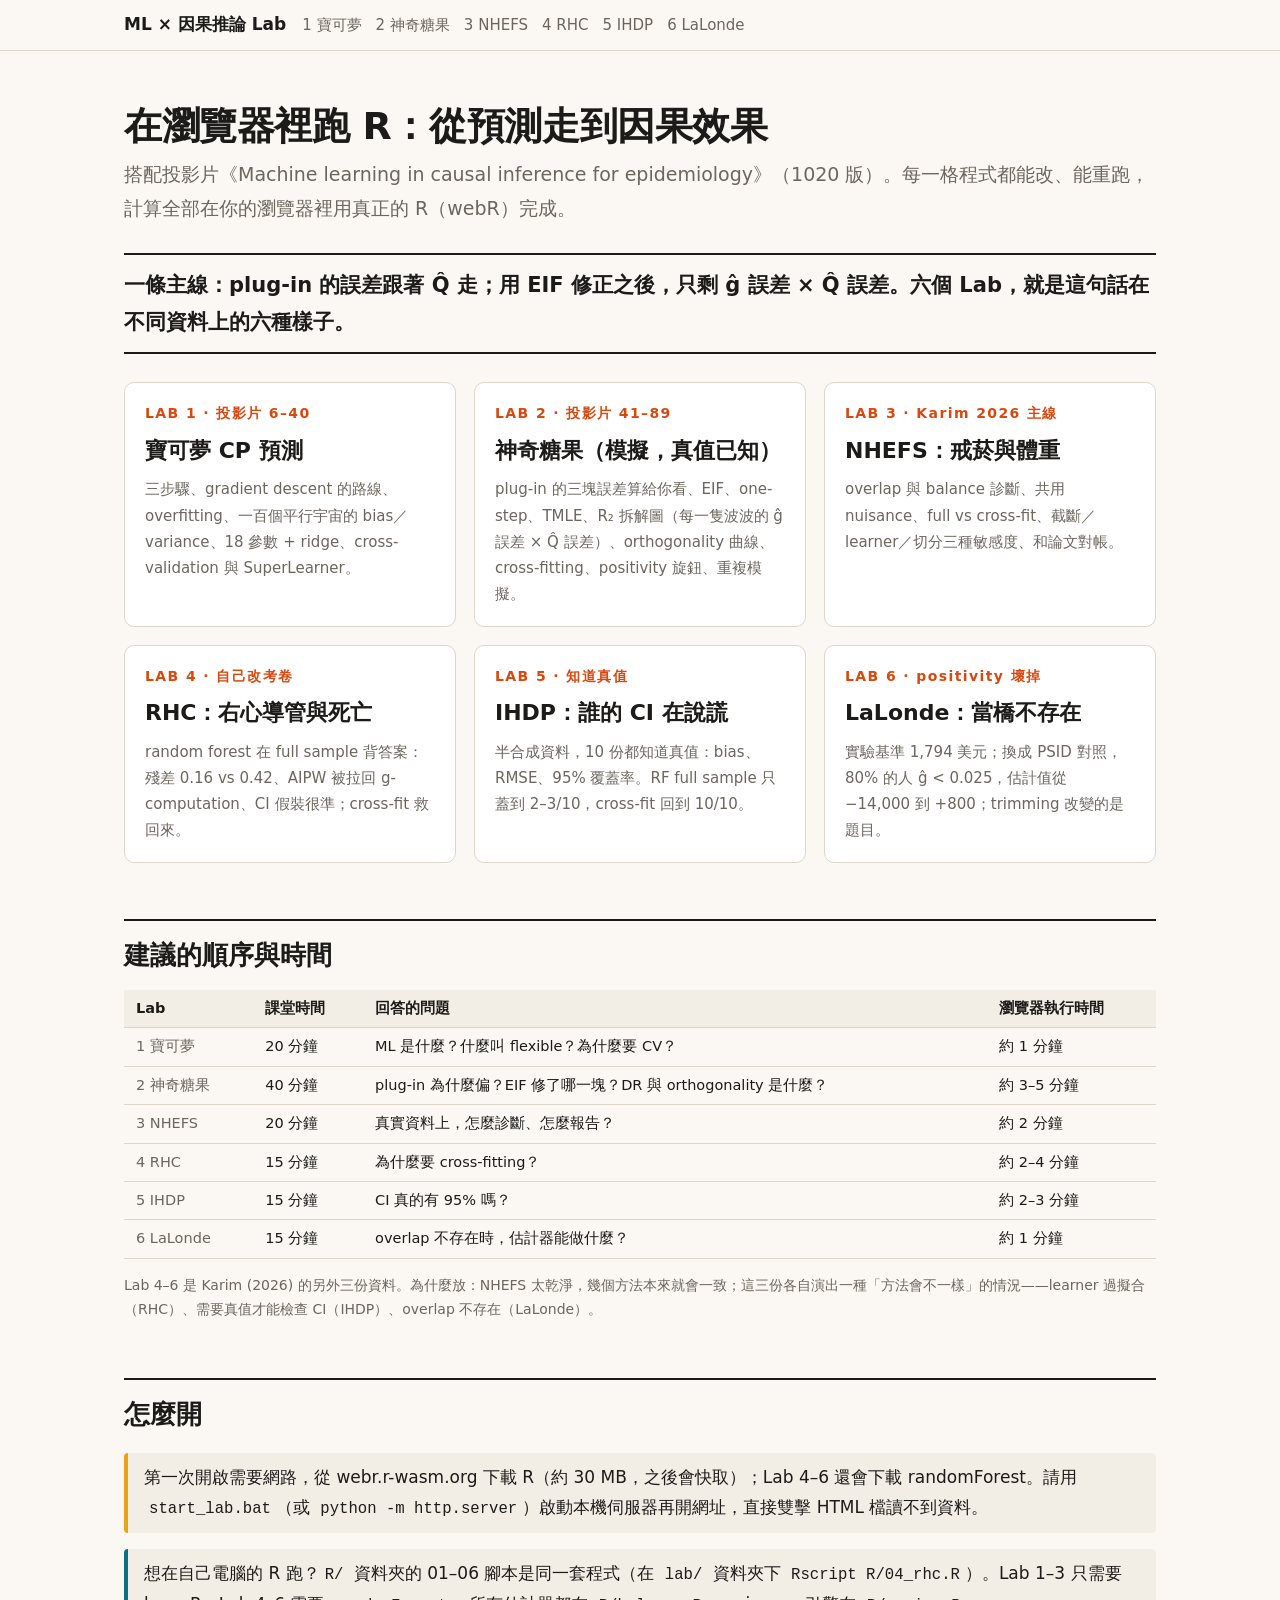
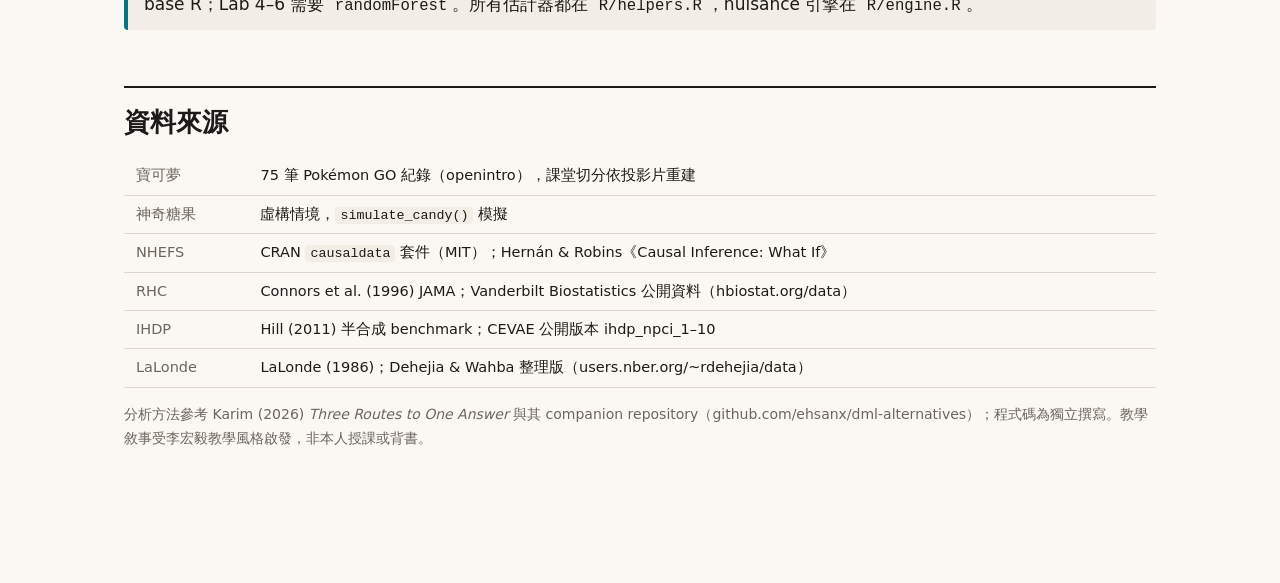
<file: index.html>
<!doctype html>
<html lang="zh-Hant">
<head>
<meta charset="utf-8">
<meta name="viewport" content="width=device-width, initial-scale=1">
<title>ML × 因果推論 Lab</title>
<link rel="stylesheet" href="web/style.css">
</head>
<body>
<header class="top"><div class="wrap">
  <a class="home" href="index.html">ML × 因果推論 Lab</a>
  <nav class="labs"><a href="01_pokemon.html">1 寶可夢</a><a href="02_candy.html">2 神奇糖果</a><a href="03_nhefs.html">3 NHEFS</a><a href="04_rhc.html">4 RHC</a><a href="05_ihdp.html">5 IHDP</a><a href="06_lalonde.html">6 LaLonde</a></nav>
</div></header>
<main>
<h1>在瀏覽器裡跑 R：從預測走到因果效果</h1>
<p class="lead">搭配投影片《Machine learning in causal inference for epidemiology》（1020 版）。每一格程式都能改、能重跑，計算全部在你的瀏覽器裡用真正的 R（webR）完成。</p>

<p class="punch">一條主線：plug-in 的誤差跟著 Q̂ 走；用 EIF 修正之後，只剩 ĝ 誤差 × Q̂ 誤差。六個 Lab，就是這句話在不同資料上的六種樣子。</p>

<div class="cards">
  <a class="card" href="01_pokemon.html"><div class="k">LAB 1 · 投影片 6–40</div><h3>寶可夢 CP 預測</h3><p>三步驟、gradient descent 的路線、overfitting、一百個平行宇宙的 bias／variance、18 參數 + ridge、cross-validation 與 SuperLearner。</p></a>
  <a class="card" href="02_candy.html"><div class="k">LAB 2 · 投影片 41–89</div><h3>神奇糖果（模擬，真值已知）</h3><p>plug-in 的三塊誤差算給你看、EIF、one-step、TMLE、R₂ 拆解圖（每一隻波波的 ĝ 誤差 × Q̂ 誤差）、orthogonality 曲線、cross-fitting、positivity 旋鈕、重複模擬。</p></a>
  <a class="card" href="03_nhefs.html"><div class="k">LAB 3 · Karim 2026 主線</div><h3>NHEFS：戒菸與體重</h3><p>overlap 與 balance 診斷、共用 nuisance、full vs cross-fit、截斷／learner／切分三種敏感度、和論文對帳。</p></a>
  <a class="card" href="04_rhc.html"><div class="k">LAB 4 · 自己改考卷</div><h3>RHC：右心導管與死亡</h3><p>random forest 在 full sample 背答案：殘差 0.16 vs 0.42、AIPW 被拉回 g-computation、CI 假裝很準；cross-fit 救回來。</p></a>
  <a class="card" href="05_ihdp.html"><div class="k">LAB 5 · 知道真值</div><h3>IHDP：誰的 CI 在說謊</h3><p>半合成資料，10 份都知道真值：bias、RMSE、95% 覆蓋率。RF full sample 只蓋到 2–3/10，cross-fit 回到 10/10。</p></a>
  <a class="card" href="06_lalonde.html"><div class="k">LAB 6 · positivity 壞掉</div><h3>LaLonde：當橋不存在</h3><p>實驗基準 1,794 美元；換成 PSID 對照，80% 的人 ĝ &lt; 0.025，估計值從 −14,000 到 +800；trimming 改變的是題目。</p></a>
</div>

<h2>建議的順序與時間</h2>
<table class="map">
<tr><th>Lab</th><th>課堂時間</th><th>回答的問題</th><th>瀏覽器執行時間</th></tr>
<tr><td>1 寶可夢</td><td>20 分鐘</td><td>ML 是什麼？什麼叫 flexible？為什麼要 CV？</td><td>約 1 分鐘</td></tr>
<tr><td>2 神奇糖果</td><td>40 分鐘</td><td>plug-in 為什麼偏？EIF 修了哪一塊？DR 與 orthogonality 是什麼？</td><td>約 3–5 分鐘</td></tr>
<tr><td>3 NHEFS</td><td>20 分鐘</td><td>真實資料上，怎麼診斷、怎麼報告？</td><td>約 2 分鐘</td></tr>
<tr><td>4 RHC</td><td>15 分鐘</td><td>為什麼要 cross-fitting？</td><td>約 2–4 分鐘</td></tr>
<tr><td>5 IHDP</td><td>15 分鐘</td><td>CI 真的有 95% 嗎？</td><td>約 2–3 分鐘</td></tr>
<tr><td>6 LaLonde</td><td>15 分鐘</td><td>overlap 不存在時，估計器能做什麼？</td><td>約 1 分鐘</td></tr>
</table>
<p class="ref">Lab 4–6 是 Karim (2026) 的另外三份資料。為什麼放：NHEFS 太乾淨，幾個方法本來就會一致；這三份各自演出一種「方法會不一樣」的情況——learner 過擬合（RHC）、需要真值才能檢查 CI（IHDP）、overlap 不存在（LaLonde）。</p>

<h2>怎麼開</h2>
<div class="note">第一次開啟需要網路，從 webr.r-wasm.org 下載 R（約 30 MB，之後會快取）；Lab 4–6 還會下載 randomForest。請用 <code>start_lab.bat</code>（或 <code>python -m http.server</code>）啟動本機伺服器再開網址，直接雙擊 HTML 檔讀不到資料。</div>
<div class="note key">想在自己電腦的 R 跑？<code>R/</code> 資料夾的 01–06 腳本是同一套程式（在 <code>lab/</code> 資料夾下 <code>Rscript R/04_rhc.R</code>）。Lab 1–3 只需要 base R；Lab 4–6 需要 <code>randomForest</code>。所有估計器都在 <code>R/helpers.R</code>，nuisance 引擎在 <code>R/engine.R</code>。</div>

<h2>資料來源</h2>
<table class="map">
<tr><td>寶可夢</td><td>75 筆 Pokémon GO 紀錄（openintro），課堂切分依投影片重建</td></tr>
<tr><td>神奇糖果</td><td>虛構情境，<code>simulate_candy()</code> 模擬</td></tr>
<tr><td>NHEFS</td><td>CRAN <code>causaldata</code> 套件（MIT）；Hernán &amp; Robins《Causal Inference: What If》</td></tr>
<tr><td>RHC</td><td>Connors et al. (1996) JAMA；Vanderbilt Biostatistics 公開資料（hbiostat.org/data）</td></tr>
<tr><td>IHDP</td><td>Hill (2011) 半合成 benchmark；CEVAE 公開版本 ihdp_npci_1–10</td></tr>
<tr><td>LaLonde</td><td>LaLonde (1986)；Dehejia &amp; Wahba 整理版（users.nber.org/~rdehejia/data）</td></tr>
</table>
<p class="ref">分析方法參考 Karim (2026) <i>Three Routes to One Answer</i> 與其 companion repository（github.com/ehsanx/dml-alternatives）；程式碼為獨立撰寫。教學敘事受李宏毅教學風格啟發，非本人授課或背書。</p>
</main>
</body>
</html>
</file>
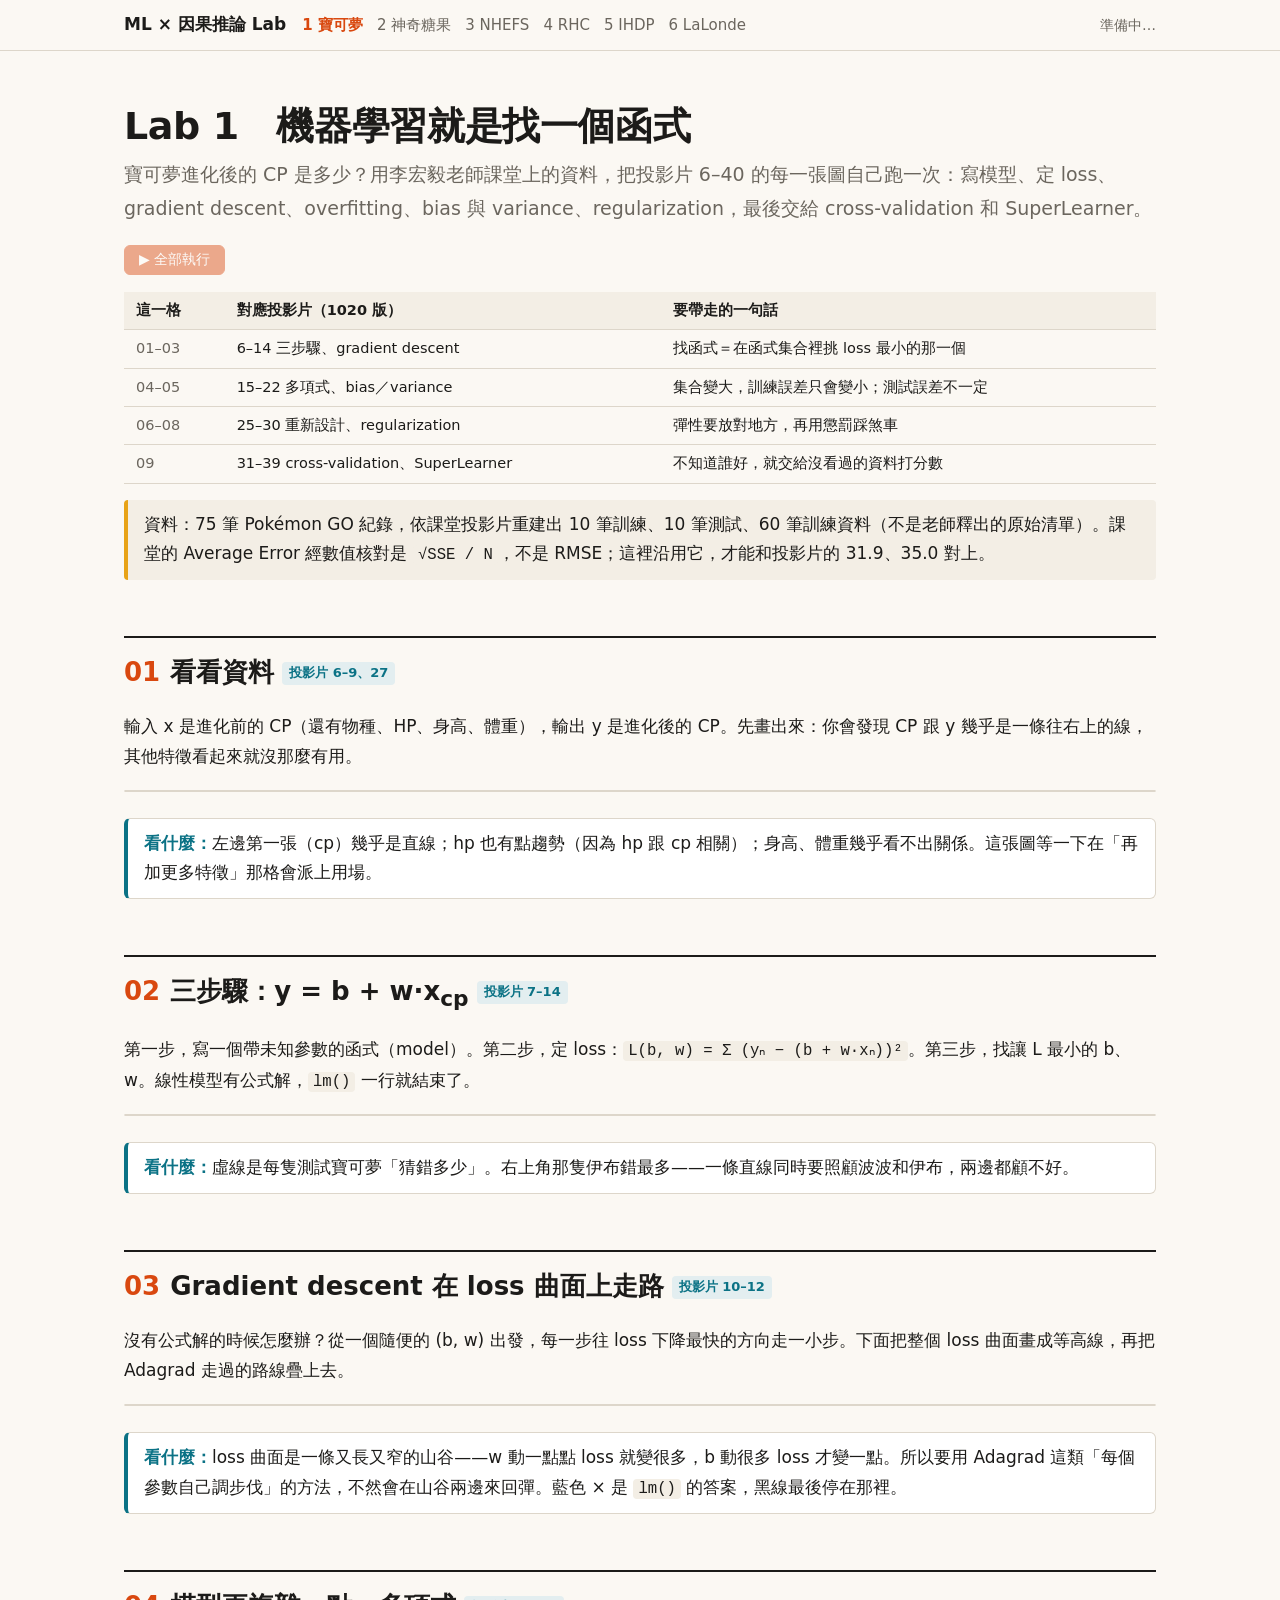
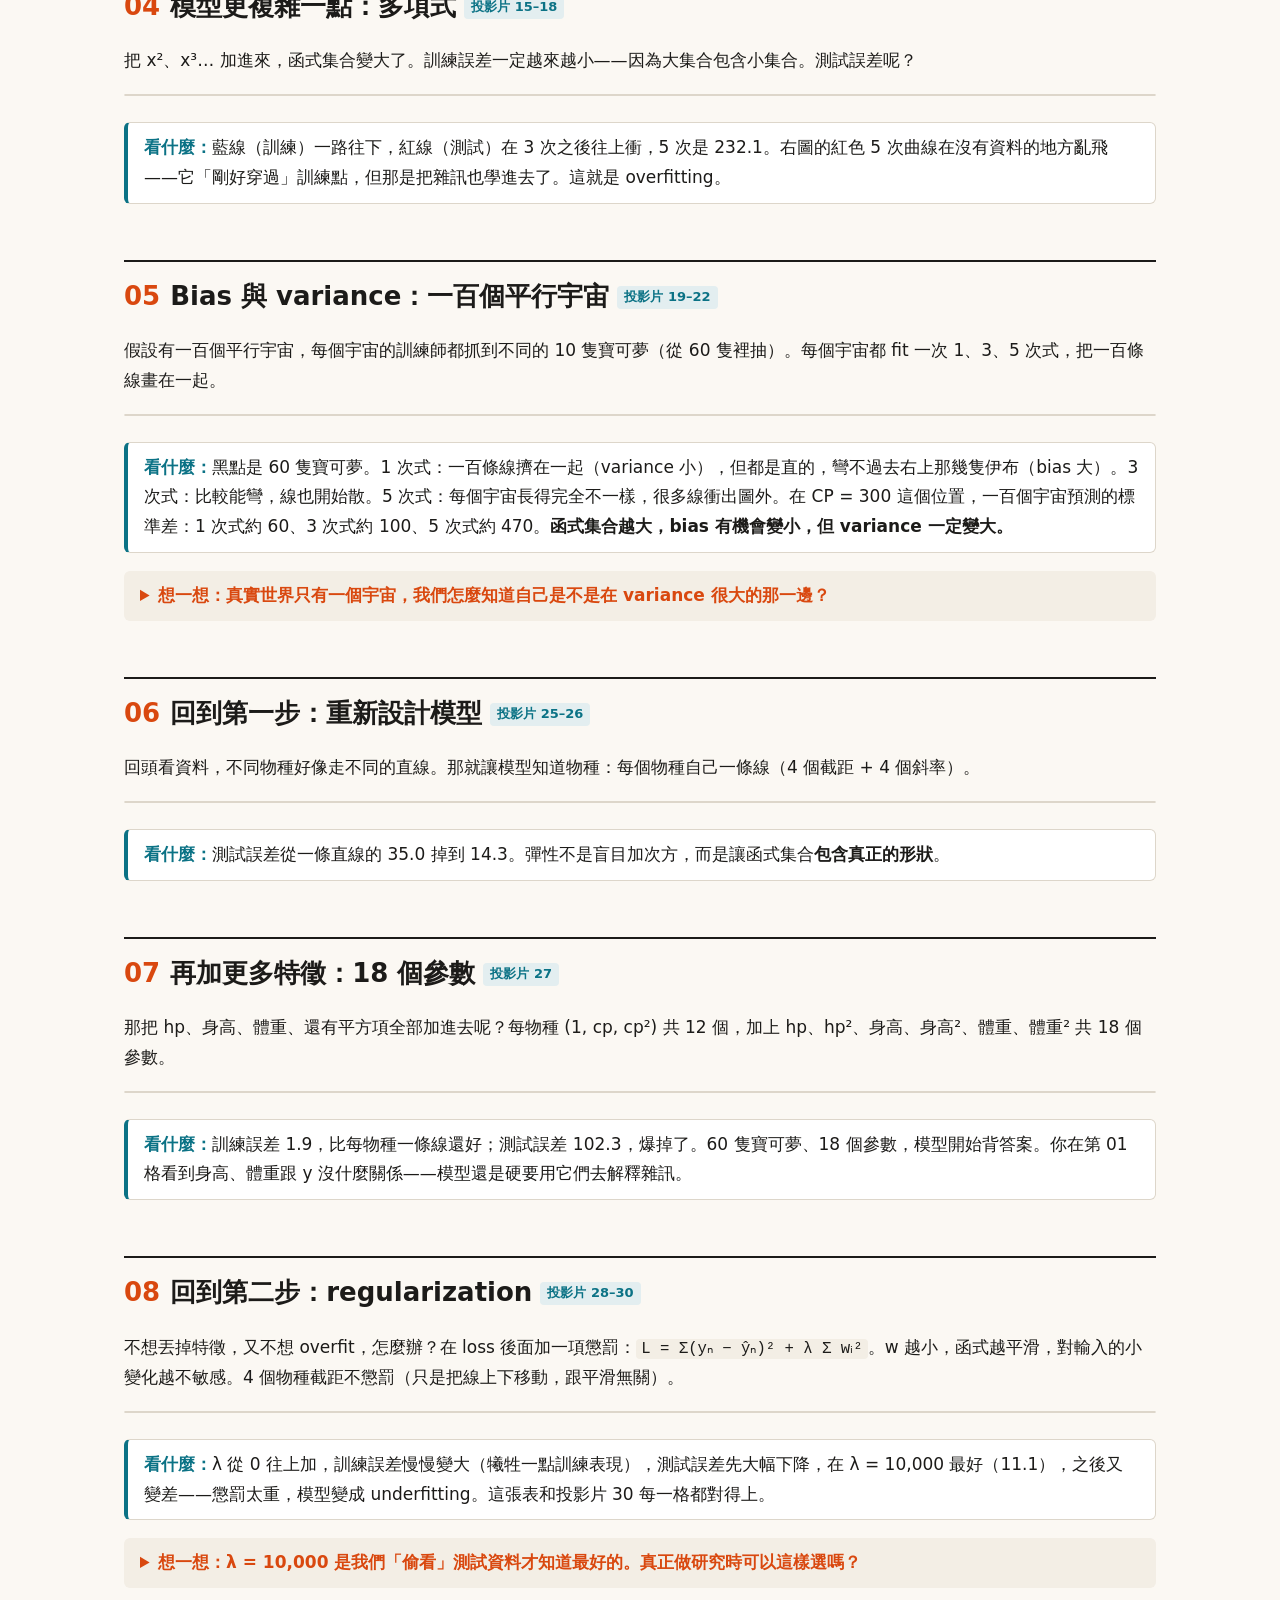
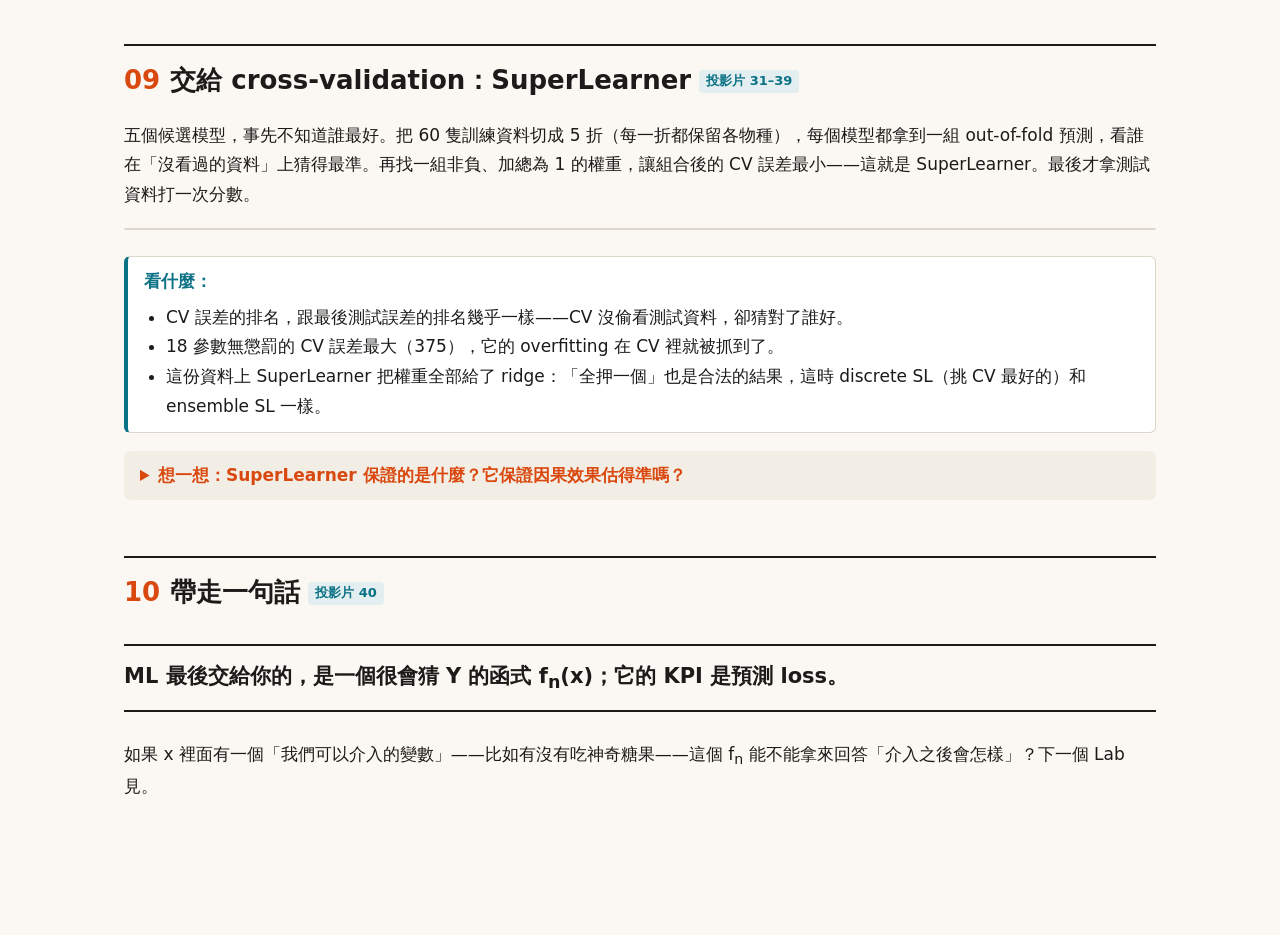
<file: 01_pokemon.html>
<!doctype html>
<html lang="zh-Hant">
<head>
<meta charset="utf-8">
<meta name="viewport" content="width=device-width, initial-scale=1">
<title>Lab 1 寶可夢 CP 預測</title>
<link rel="stylesheet" href="web/style.css">
</head>
<body data-files="R/pokemon_helpers.R,data/classroom_train10.csv,data/classroom_test10.csv,data/classroom_train60.csv">
<header class="top"><div class="wrap">
  <a class="home" href="index.html">ML × 因果推論 Lab</a>
  <nav class="labs"><a href="01_pokemon.html" aria-current="page">1 寶可夢</a><a href="02_candy.html">2 神奇糖果</a><a href="03_nhefs.html">3 NHEFS</a><a href="04_rhc.html">4 RHC</a><a href="05_ihdp.html">5 IHDP</a><a href="06_lalonde.html">6 LaLonde</a></nav>
  <span id="status">準備中…</span>
</div></header>
<main>
<h1>Lab 1　機器學習就是找一個函式</h1>
<p class="lead">寶可夢進化後的 CP 是多少？用李宏毅老師課堂上的資料，把投影片 6–40 的每一張圖自己跑一次：寫模型、定 loss、gradient descent、overfitting、bias 與 variance、regularization，最後交給 cross-validation 和 SuperLearner。</p>
<p><button id="runall" disabled>▶ 全部執行</button></p>

<table class="map">
<tr><th>這一格</th><th>對應投影片（1020 版）</th><th>要帶走的一句話</th></tr>
<tr><td>01–03</td><td>6–14 三步驟、gradient descent</td><td>找函式＝在函式集合裡挑 loss 最小的那一個</td></tr>
<tr><td>04–05</td><td>15–22 多項式、bias／variance</td><td>集合變大，訓練誤差只會變小；測試誤差不一定</td></tr>
<tr><td>06–08</td><td>25–30 重新設計、regularization</td><td>彈性要放對地方，再用懲罰踩煞車</td></tr>
<tr><td>09</td><td>31–39 cross-validation、SuperLearner</td><td>不知道誰好，就交給沒看過的資料打分數</td></tr>
</table>
<div class="note">資料：75 筆 Pokémon GO 紀錄，依課堂投影片重建出 10 筆訓練、10 筆測試、60 筆訓練資料（不是老師釋出的原始清單）。課堂的 Average Error 經數值核對是 <code>√SSE / N</code>，不是 RMSE；這裡沿用它，才能和投影片的 31.9、35.0 對上。</div>

<h2><span class="n">01</span>看看資料<span class="slide">投影片 6–9、27</span></h2>
<p>輸入 x 是進化前的 CP（還有物種、HP、身高、體重），輸出 y 是進化後的 CP。先畫出來：你會發現 CP 跟 y 幾乎是一條往右上的線，其他特徵看起來就沒那麼有用。</p>
<div class="cell"><script type="text/r">
source("R/pokemon_helpers.R")
tr10 <- read_pokemon("data/classroom_train10.csv")
te10 <- read_pokemon("data/classroom_test10.csv")
tr60 <- read_pokemon("data/classroom_train60.csv")
tr10[, c("name", "species", "cp", "hp", "height", "weight", "cp_new")]
par(mfrow = c(1, 4), mar = c(4.5, 4.5, 1, 0.5), las = 1, bty = "n")
for (v in c("cp", "hp", "height", "weight"))
  plot(tr60[[v]], tr60$cp_new, pch = 19, col = adjustcolor("#0B7285", .7), xlab = v, ylab = "CP after evolution")
</script></div>
<div class="look"><b>看什麼：</b>左邊第一張（cp）幾乎是直線；hp 也有點趨勢（因為 hp 跟 cp 相關）；身高、體重幾乎看不出關係。這張圖等一下在「再加更多特徵」那格會派上用場。</div>

<h2><span class="n">02</span>三步驟：y = b + w·x<sub>cp</sub><span class="slide">投影片 7–14</span></h2>
<p>第一步，寫一個帶未知參數的函式（model）。第二步，定 loss：<code>L(b, w) = Σ (yₙ − (b + w·xₙ))²</code>。第三步，找讓 L 最小的 b、w。線性模型有公式解，<code>lm()</code> 一行就結束了。</p>
<div class="cell"><script type="text/r">
fit1 <- lm(cp_new ~ cp, data = tr10)
round(coef(fit1), 3)                                       # b ≈ −188.4, w ≈ 2.67
c(train = lee_err(tr10$cp_new, fitted(fit1)),
  test  = lee_err(te10$cp_new, predict(fit1, te10)))       # 31.9, 35.0
par(mar = c(4.5, 4.5, 1, 1), las = 1, bty = "n")
plot(tr10$cp, tr10$cp_new, pch = 19, col = "#D9480F", xlim = c(0, 650), ylim = c(0, 1700),
     xlab = "Original CP", ylab = "CP after evolution")
points(te10$cp, te10$cp_new, pch = 21, col = "#0B7285", lwd = 2, cex = 1.3)
abline(fit1, lwd = 3)
segments(te10$cp, te10$cp_new, te10$cp, predict(fit1, te10), col = "#0B7285", lty = 3)
legend("topleft", c("training (10)", "testing (10)", "test error"), pch = c(19, 21, NA), lty = c(NA, NA, 3),
       col = c("#D9480F", "#0B7285", "#0B7285"), bty = "n")
</script></div>
<div class="look"><b>看什麼：</b>虛線是每隻測試寶可夢「猜錯多少」。右上角那隻伊布錯最多——一條直線同時要照顧波波和伊布，兩邊都顧不好。</div>

<h2><span class="n">03</span>Gradient descent 在 loss 曲面上走路<span class="slide">投影片 10–12</span></h2>
<p>沒有公式解的時候怎麼辦？從一個隨便的 (b, w) 出發，每一步往 loss 下降最快的方向走一小步。下面把整個 loss 曲面畫成等高線，再把 Adagrad 走過的路線疊上去。</p>
<div class="cell"><script type="text/r">
x <- tr10$cp; y <- tr10$cp_new
L <- function(b, w) sum((y - b - w * x)^2)
bs <- seq(-200, -100, length.out = 120); ws <- seq(-5, 5, length.out = 120)
Z <- outer(bs, ws, Vectorize(L))
b <- -120; w <- -4; lr <- 1; gb2 <- 0; gw2 <- 0; path <- c(b, w)
for (it in 1:100000) {                    # Adagrad: b and w live on very different scales, so each gets its own step size
  r <- y - (b + w * x); gb <- -2 * sum(r); gw <- -2 * sum(r * x)
  gb2 <- gb2 + gb^2; gw2 <- gw2 + gw^2
  b <- b - lr / sqrt(gb2) * gb; w <- w - lr / sqrt(gw2) * gw
  if (it %% 200 == 0) path <- rbind(path, c(b, w))
}
c(b = b, w = w)                           # almost the same as lm() (more steps get closer)
par(mar = c(4.5, 4.5, 1, 1), las = 1)
image(bs, ws, log10(Z), col = hcl.colors(40, "RdYlBu", rev = TRUE), xlab = "b", ylab = "w")
contour(bs, ws, log10(Z), add = TRUE, drawlabels = FALSE, col = "white", nlevels = 15)
lines(path, col = "#1C1B19", lwd = 2); points(path[1, 1], path[1, 2], pch = 19)
points(coef(fit1)[1], coef(fit1)[2], pch = 4, cex = 2.5, lwd = 3, col = "#FF3E96")
</script></div>
<div class="look"><b>看什麼：</b>loss 曲面是一條又長又窄的山谷——w 動一點點 loss 就變很多，b 動很多 loss 才變一點。所以要用 Adagrad 這類「每個參數自己調步伐」的方法，不然會在山谷兩邊來回彈。藍色 × 是 <code>lm()</code> 的答案，黑線最後停在那裡。</div>

<h2><span class="n">04</span>模型更複雜一點：多項式<span class="slide">投影片 15–18</span></h2>
<p>把 x²、x³… 加進來，函式集合變大了。訓練誤差一定越來越小——因為大集合包含小集合。測試誤差呢？</p>
<div class="cell"><script type="text/r">
tab <- t(sapply(1:5, function(p) {
  f <- lm(cp_new ~ poly(cp, p, raw = TRUE), data = tr10)
  c(degree = p, train = lee_err(tr10$cp_new, fitted(f)), test = lee_err(te10$cp_new, predict(f, te10)))
}))
round(tab, 1)
par(mfrow = c(1, 2), mar = c(4.5, 4.5, 1, 1), las = 1, bty = "n")
plot(tab[, 1], tab[, 3], type = "b", pch = 19, col = "#D9480F", lwd = 2, log = "y", ylim = c(10, 250),
     xlab = "polynomial degree", ylab = "sqrt(SSE) / N (log scale)")
lines(tab[, 1], tab[, 2], type = "b", pch = 19, col = "#0B7285", lwd = 2)
legend("topleft", c("testing", "training"), col = c("#D9480F", "#0B7285"), lwd = 2, pch = 19, bty = "n")
xs <- data.frame(cp = seq(10, 640, length.out = 300))
plot(tr10$cp, tr10$cp_new, pch = 19, ylim = c(-300, 1900), xlab = "Original CP", ylab = "CP after evolution")
for (p in c(1, 3, 5)) lines(xs$cp, predict(lm(cp_new ~ poly(cp, p, raw = TRUE), data = tr10), xs), lwd = 3,
                           col = c("#1C1B19", NA, "#C98A0C", NA, "#D9480F")[p])
points(te10$cp, te10$cp_new, pch = 21, col = "#0B7285", lwd = 2, cex = 1.3)
</script></div>
<div class="look"><b>看什麼：</b>藍線（訓練）一路往下，紅線（測試）在 3 次之後往上衝，5 次是 232.1。右圖的紅色 5 次曲線在沒有資料的地方亂飛——它「剛好穿過」訓練點，但那是把雜訊也學進去了。這就是 overfitting。</div>

<h2><span class="n">05</span>Bias 與 variance：一百個平行宇宙<span class="slide">投影片 19–22</span></h2>
<p>假設有一百個平行宇宙，每個宇宙的訓練師都抓到不同的 10 隻寶可夢（從 60 隻裡抽）。每個宇宙都 fit 一次 1、3、5 次式，把一百條線畫在一起。</p>
<div class="cell"><script type="text/r">
set.seed(1)
xs <- data.frame(cp = seq(20, 500, length.out = 200))
degs <- c(1, 3, 5)
fits <- lapply(degs, function(p) sapply(1:100, function(u) {
  s <- tr60[sample(nrow(tr60), 10), ]
  suppressWarnings(predict(lm(cp_new ~ poly(cp, p, raw = TRUE), data = s), xs))
}))
par(mfrow = c(1, 3), mar = c(5.2, 5.5, 2, 1), mgp = c(3.8, .8, 0), las = 1, bty = "n")
for (j in seq_along(degs)) {
  matplot(xs$cp, fits[[j]], type = "l", lty = 1, col = adjustcolor("#0B7285", .15), ylim = c(-200, 1800),
          xlab = "Original CP", ylab = "predicted CP after evolution", main = paste("degree", degs[j]))
  points(tr60$cp, tr60$cp_new, pch = 19, cex = .5)
}
at300 <- which.min(abs(xs$cp - 300))
sapply(setNames(fits, paste0("degree_", degs)), function(f) c(sd_at_cp300 = sd(f[at300, ]), median_at_cp300 = median(f[at300, ])))
</script></div>
<div class="look"><b>看什麼：</b>黑點是 60 隻寶可夢。1 次式：一百條線擠在一起（variance 小），但都是直的，彎不過去右上那幾隻伊布（bias 大）。3 次式：比較能彎，線也開始散。5 次式：每個宇宙長得完全不一樣，很多線衝出圖外。在 CP = 300 這個位置，一百個宇宙預測的標準差：1 次式約 60、3 次式約 100、5 次式約 470。<b>函式集合越大，bias 有機會變小，但 variance 一定變大。</b></div>
<details class="think"><summary>想一想：真實世界只有一個宇宙，我們怎麼知道自己是不是在 variance 很大的那一邊？</summary>看不到其他宇宙，就用自己的資料「模擬」平行宇宙：把資料切成好幾份，輪流拿一份當沒看過的資料打分數——這就是第 09 格的 cross-validation。</details>

<h2><span class="n">06</span>回到第一步：重新設計模型<span class="slide">投影片 25–26</span></h2>
<p>回頭看資料，不同物種好像走不同的直線。那就讓模型知道物種：每個物種自己一條線（4 個截距 + 4 個斜率）。</p>
<div class="cell"><script type="text/r">
bs <- qr.coef(qr(X_species(tr60)), tr60$cp_new)
c(train = lee_err(tr60$cp_new, X_species(tr60) %*% bs), test = lee_err(te10$cp_new, X_species(te10) %*% bs))  # 3.8, 14.3
cols <- c(Pidgey = "#B5651D", Weedle = "#C9A227", Caterpie = "#4C9A2A", Eevee = "#8E5B9E")
par(mar = c(4.5, 4.5, 1, 1), las = 1, bty = "n")
plot(tr60$cp, tr60$cp_new, pch = 19, col = cols[tr60$species], xlab = "Original CP", ylab = "CP after evolution")
for (s in SPECIES) { xx <- range(tr60$cp[tr60$species == s]); xx <- seq(xx[1], xx[2], length.out = 50)
  nd <- data.frame(species = factor(s, levels = SPECIES), cp = xx); lines(xx, X_species(nd) %*% bs, col = cols[s], lwd = 3) }
legend("topleft", SPECIES, col = cols, pch = 19, bty = "n")
</script></div>
<div class="look"><b>看什麼：</b>測試誤差從一條直線的 35.0 掉到 14.3。彈性不是盲目加次方，而是讓函式集合<b>包含真正的形狀</b>。</div>

<h2><span class="n">07</span>再加更多特徵：18 個參數<span class="slide">投影片 27</span></h2>
<p>那把 hp、身高、體重、還有平方項全部加進去呢？每物種 (1, cp, cp²) 共 12 個，加上 hp、hp²、身高、身高²、體重、體重² 共 18 個參數。</p>
<div class="cell"><script type="text/r">
b18 <- ridge_fit(X_extended(tr60), tr60$cp_new, lambda = 0)        # lambda = 0 is ordinary least squares
c(train = lee_err(tr60$cp_new, X_extended(tr60) %*% b18), test = lee_err(te10$cp_new, X_extended(te10) %*% b18))  # 1.9, 102.3
</script></div>
<div class="look"><b>看什麼：</b>訓練誤差 1.9，比每物種一條線還好；測試誤差 102.3，爆掉了。60 隻寶可夢、18 個參數，模型開始背答案。你在第 01 格看到身高、體重跟 y 沒什麼關係——模型還是硬要用它們去解釋雜訊。</div>

<h2><span class="n">08</span>回到第二步：regularization<span class="slide">投影片 28–30</span></h2>
<p>不想丟掉特徵，又不想 overfit，怎麼辦？在 loss 後面加一項懲罰：<code>L = Σ(yₙ − ŷₙ)² + λ Σ wᵢ²</code>。w 越小，函式越平滑，對輸入的小變化越不敏感。4 個物種截距不懲罰（只是把線上下移動，跟平滑無關）。</p>
<div class="cell"><script type="text/r">
lams <- c(0, 1, 1e2, 1e4, 1e6, 1e8, 1e10)
rt <- t(sapply(lams, function(l) { b <- ridge_fit(X_extended(tr60), tr60$cp_new, l)
  c(lambda = l, train = lee_err(tr60$cp_new, X_extended(tr60) %*% b), test = lee_err(te10$cp_new, X_extended(te10) %*% b)) }))
print(data.frame(lambda = format(rt[, 1], big.mark = ",", scientific = FALSE), round(rt[, 2:3], 1)), row.names = FALSE)
par(mar = c(4.5, 4.5, 1, 1), las = 1, bty = "n")
xl <- c(0.1, lams[-1])
plot(xl, rt[, 3], log = "x", type = "b", pch = 19, lwd = 2, col = "#D9480F", ylim = c(0, 110),
     xlab = "lambda (log scale; leftmost point is lambda = 0)", ylab = "sqrt(SSE) / N")
lines(xl, rt[, 2], type = "b", pch = 19, lwd = 2, col = "#0B7285")
legend("top", c("testing", "training"), col = c("#D9480F", "#0B7285"), lwd = 2, bty = "n", horiz = TRUE)
</script></div>
<div class="look"><b>看什麼：</b>λ 從 0 往上加，訓練誤差慢慢變大（犧牲一點訓練表現），測試誤差先大幅下降，在 λ = 10,000 最好（11.1），之後又變差——懲罰太重，模型變成 underfitting。這張表和投影片 30 每一格都對得上。</div>
<details class="think"><summary>想一想：λ = 10,000 是我們「偷看」測試資料才知道最好的。真正做研究時可以這樣選嗎？</summary>不行。測試資料一旦拿來選 λ，它就不再是「沒看過的資料」，最後報告的測試誤差會太樂觀。選 λ 這件事要在訓練資料裡面用 cross-validation 做——下一格就是。</details>

<h2><span class="n">09</span>交給 cross-validation：SuperLearner<span class="slide">投影片 31–39</span></h2>
<p>五個候選模型，事先不知道誰最好。把 60 隻訓練資料切成 5 折（每一折都保留各物種），每個模型都拿到一組 out-of-fold 預測，看誰在「沒看過的資料」上猜得最準。再找一組非負、加總為 1 的權重，讓組合後的 CV 誤差最小——這就是 SuperLearner。最後才拿測試資料打一次分數。</p>
<div class="cell"><script type="text/r">
f <- strat_folds(tr60$species, V = 5, seed = 1)
Z <- sapply(pokemon_candidates, function(m) { z <- numeric(nrow(tr60))
  for (v in 1:5) z[f == v] <- m(tr60[f != v, ], tr60[f == v, ]); z })
w <- convex_weights(Z, tr60$cp_new)
P <- sapply(pokemon_candidates, function(m) m(tr60, te10))
res <- data.frame(CV_RMSE = apply(Z, 2, function(z) sqrt(mean((tr60$cp_new - z)^2))),
                  SL_weight = w, test_error = apply(P, 2, function(p) lee_err(te10$cp_new, p)))
print(round(res, 3))
cat("discrete SL picks:", rownames(res)[which.min(res$CV_RMSE)], "\nensemble SL test error:", round(lee_err(te10$cp_new, P %*% w), 2), "\n")
</script></div>
<div class="look"><b>看什麼：</b>
<ul>
<li>CV 誤差的排名，跟最後測試誤差的排名幾乎一樣——CV 沒偷看測試資料，卻猜對了誰好。</li>
<li>18 參數無懲罰的 CV 誤差最大（375），它的 overfitting 在 CV 裡就被抓到了。</li>
<li>這份資料上 SuperLearner 把權重全部給了 ridge：「全押一個」也是合法的結果，這時 discrete SL（挑 CV 最好的）和 ensemble SL 一樣。</li>
</ul></div>
<details class="think"><summary>想一想：SuperLearner 保證的是什麼？它保證因果效果估得準嗎？</summary>它保證的是<b>預測</b>：在候選組合裡，CV loss 逼近最好的那一個（oracle property）。它不知道你要拿預測去算什麼，所以不保證因果效果沒有偏差——Lab 2 會直接看到「預測很準、但 ATE 偏掉」的例子。</details>

<h2><span class="n">10</span>帶走一句話<span class="slide">投影片 40</span></h2>
<p class="punch">ML 最後交給你的，是一個很會猜 Y 的函式 f<sub>n</sub>(x)；它的 KPI 是預測 loss。</p>
<p>如果 x 裡面有一個「我們可以介入的變數」——比如有沒有吃神奇糖果——這個 f<sub>n</sub> 能不能拿來回答「介入之後會怎樣」？下一個 Lab 見。</p>
</main>
<script type="module" src="web/runner.js?v=2"></script>
</body>
</html>
</file>
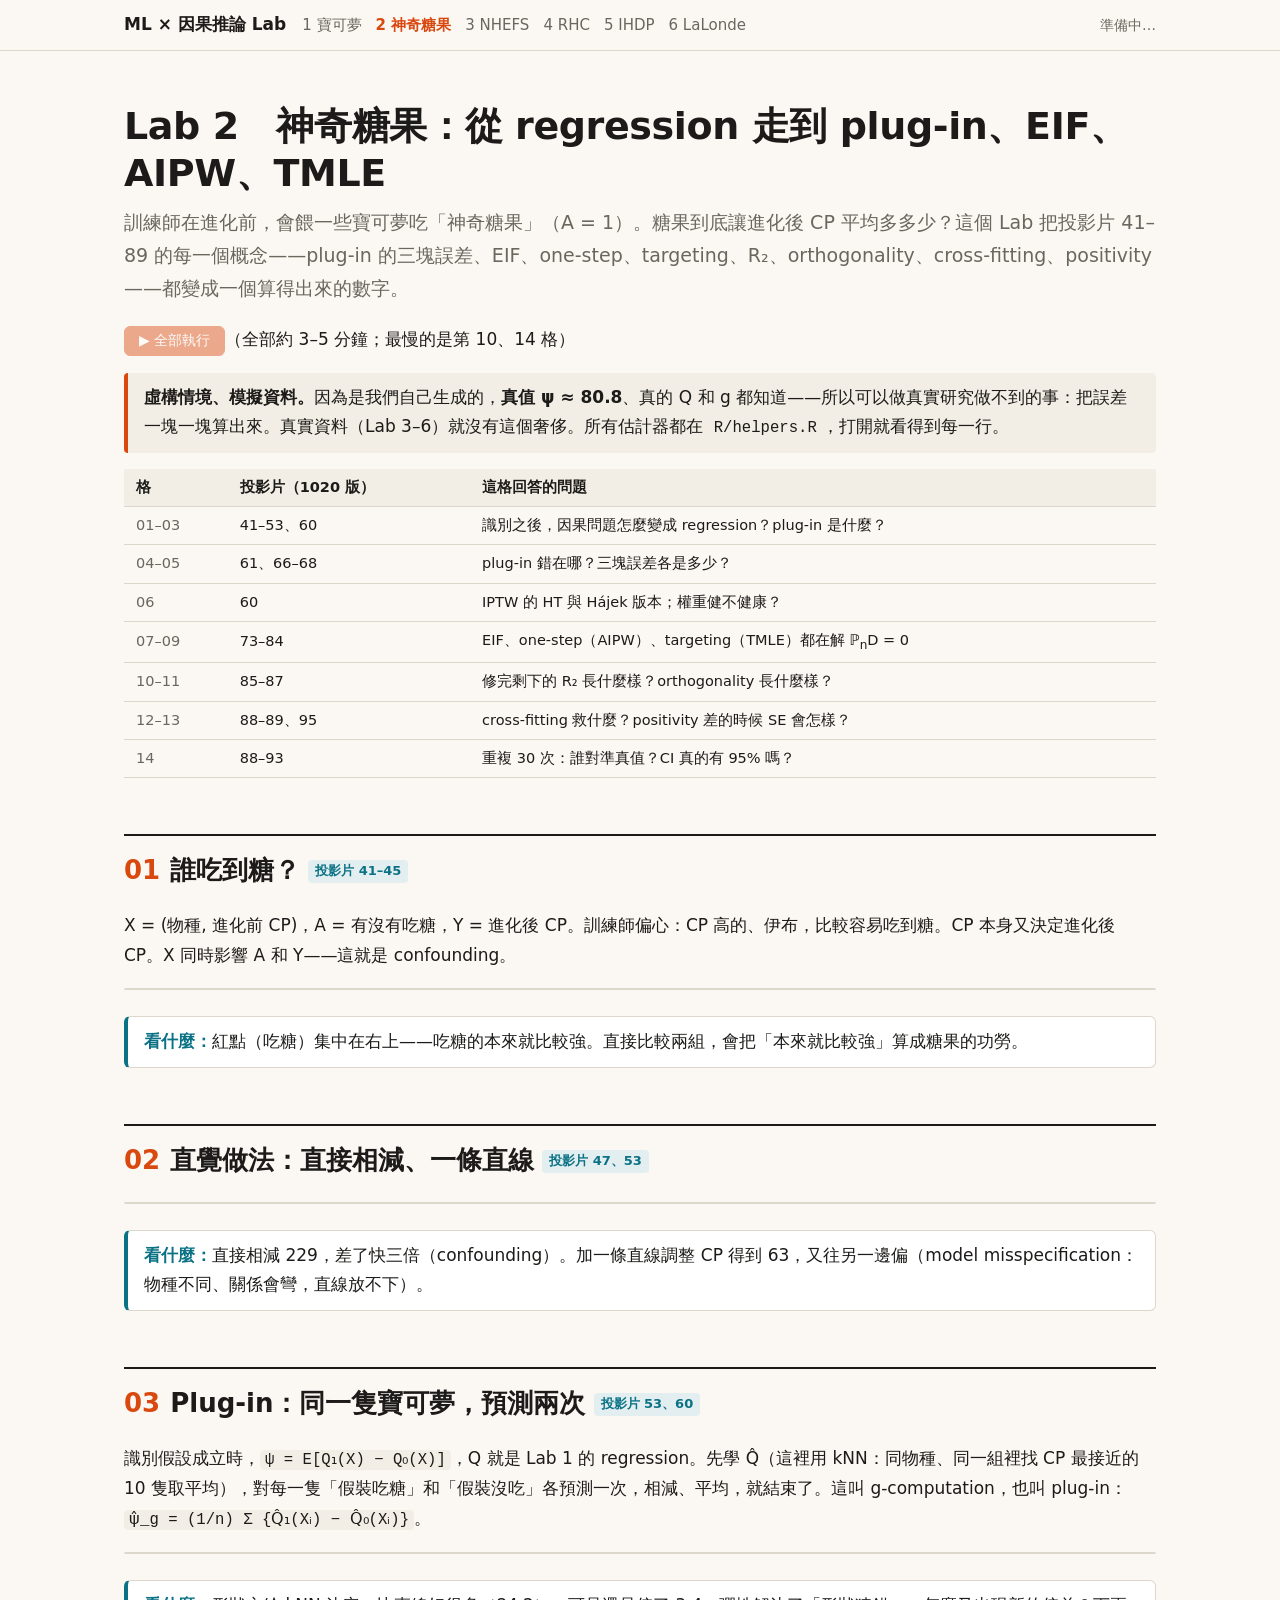
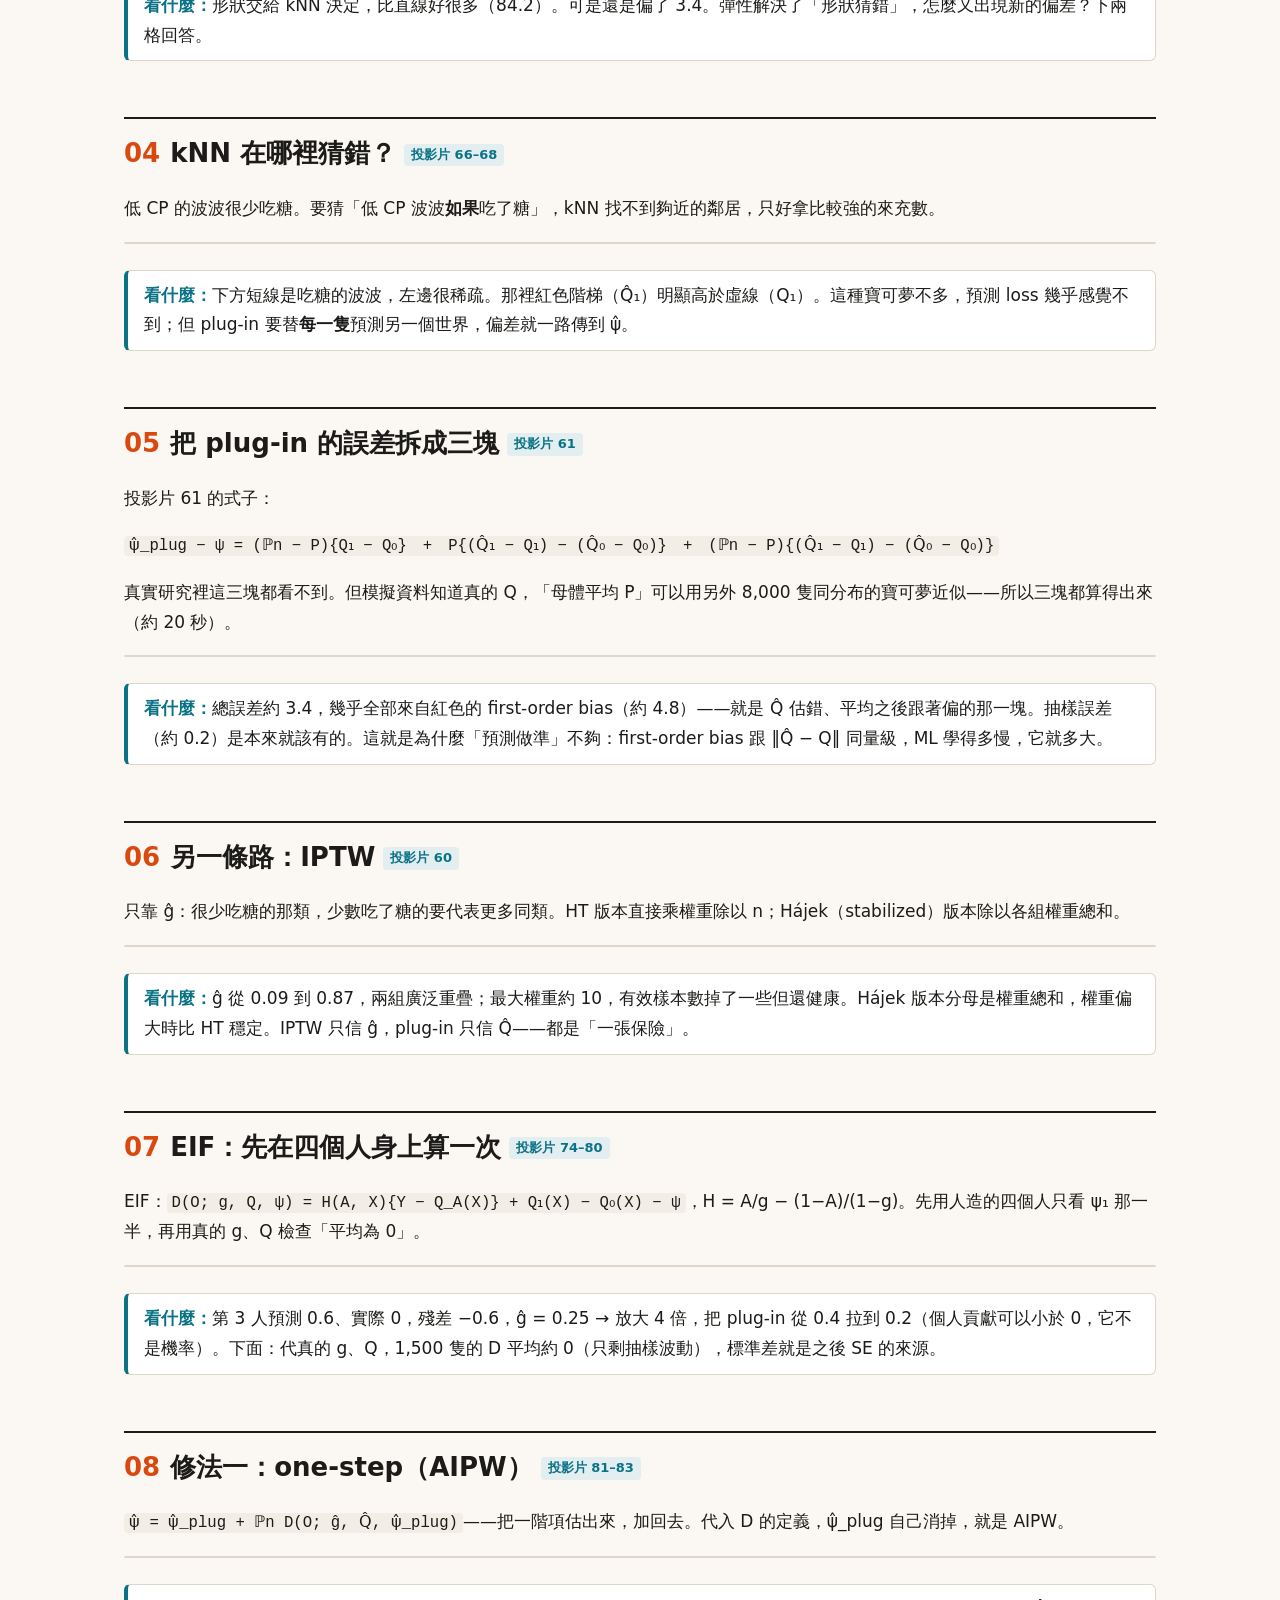
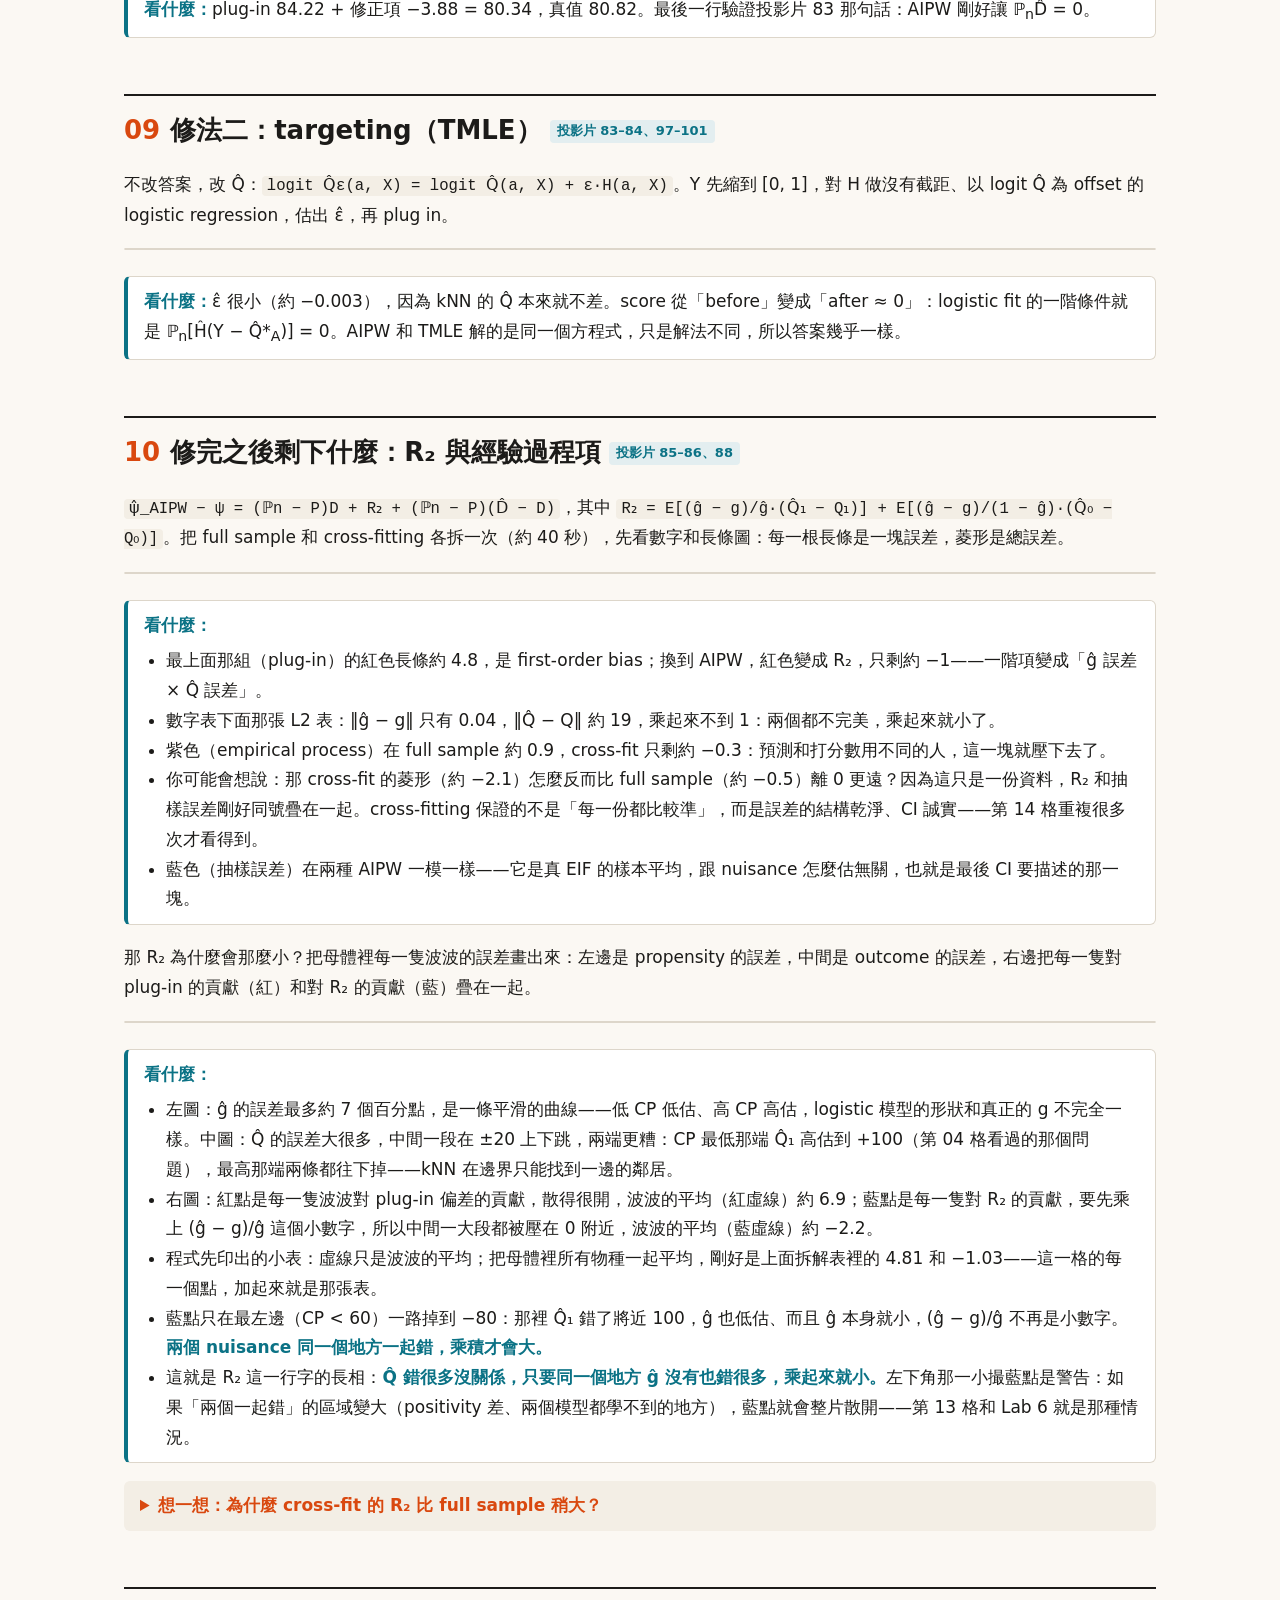
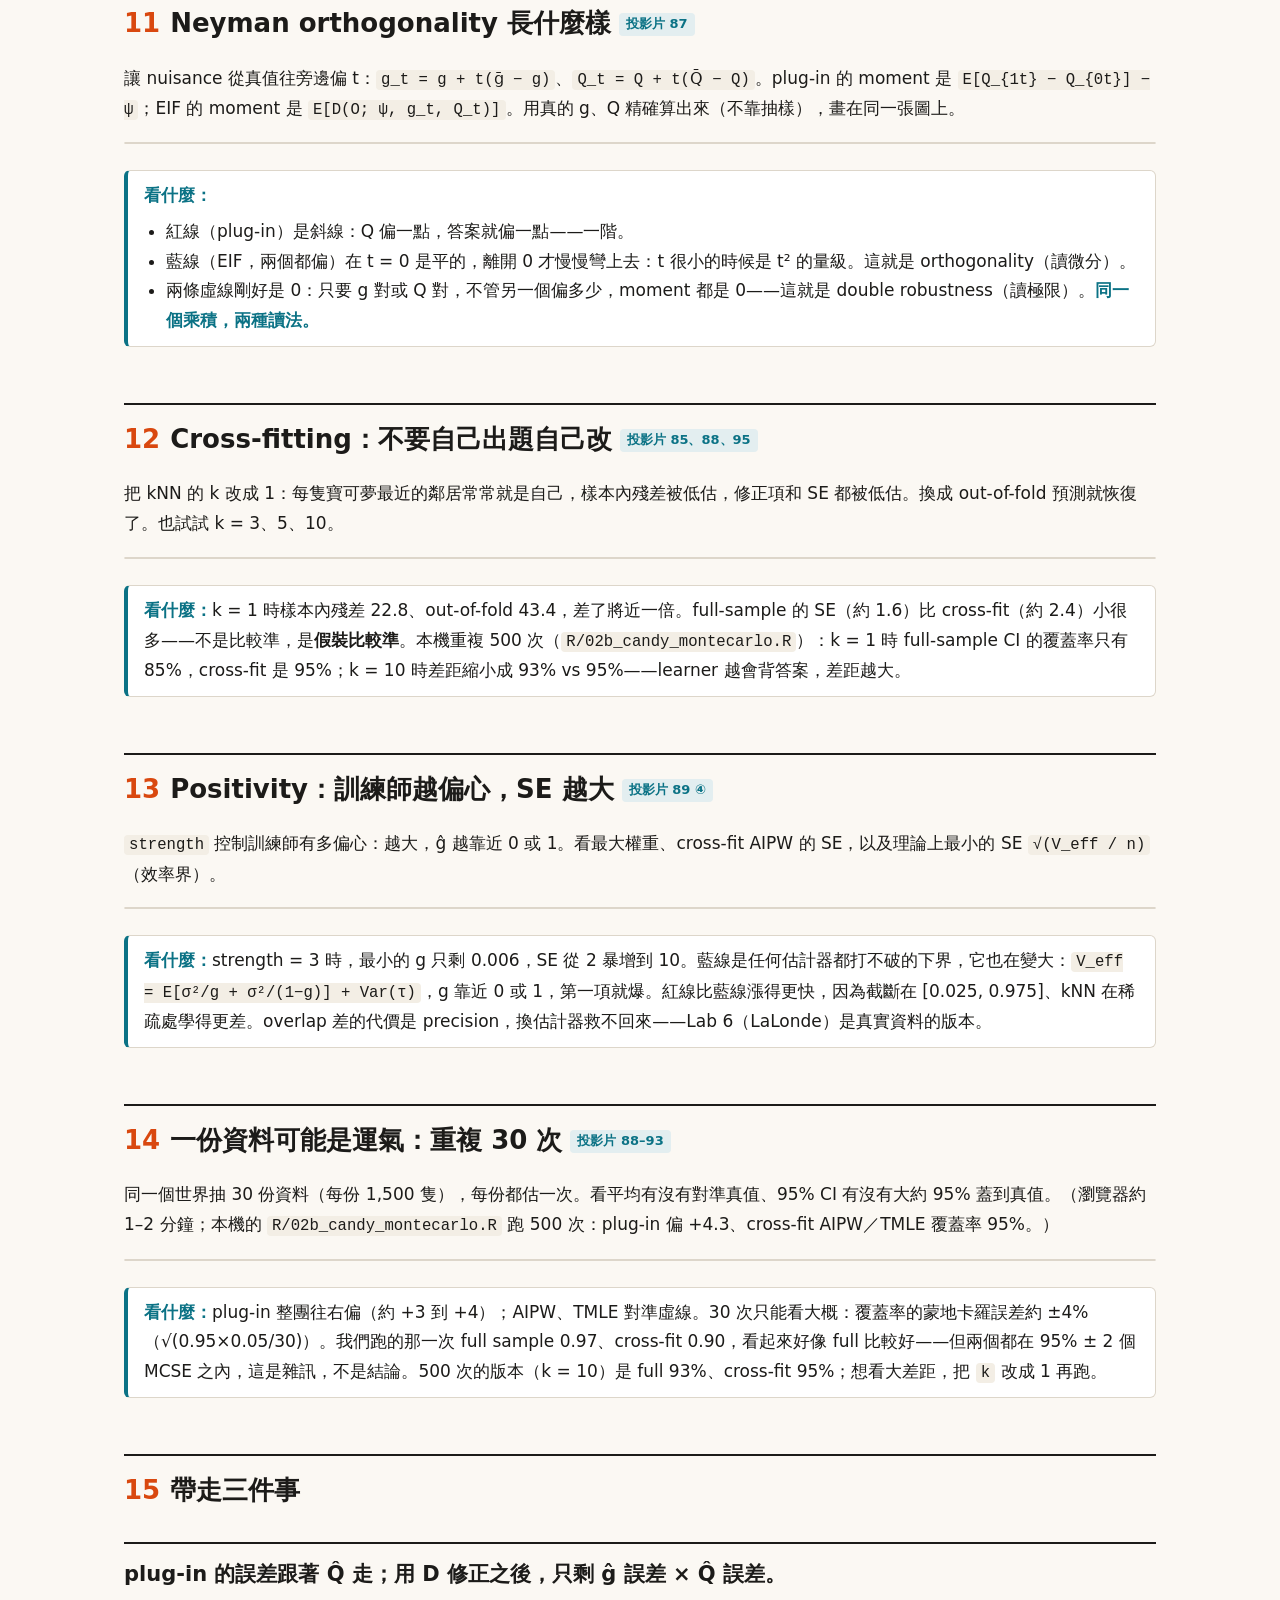
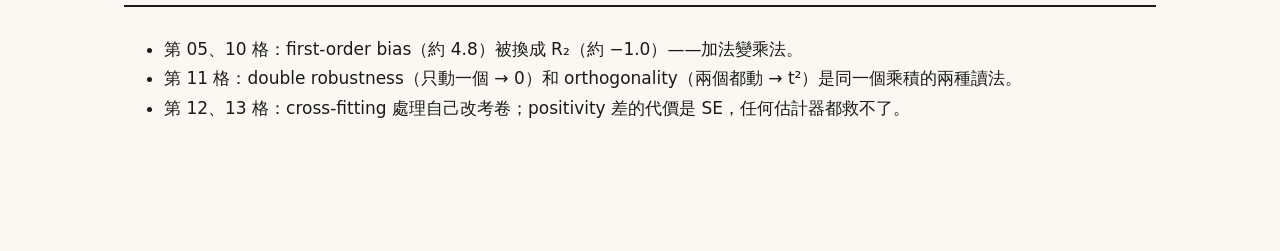
<file: 02_candy.html>
<!doctype html>
<html lang="zh-Hant">
<head>
<meta charset="utf-8">
<meta name="viewport" content="width=device-width, initial-scale=1">
<title>Lab 2 神奇糖果</title>
<link rel="stylesheet" href="web/style.css">
</head>
<body data-files="R/helpers.R,R/engine.R">
<header class="top"><div class="wrap">
  <a class="home" href="index.html">ML × 因果推論 Lab</a>
  <nav class="labs"><a href="01_pokemon.html">1 寶可夢</a><a href="02_candy.html" aria-current="page">2 神奇糖果</a><a href="03_nhefs.html">3 NHEFS</a><a href="04_rhc.html">4 RHC</a><a href="05_ihdp.html">5 IHDP</a><a href="06_lalonde.html">6 LaLonde</a></nav>
  <span id="status">準備中…</span>
</div></header>
<main>
<h1>Lab 2　神奇糖果：從 regression 走到 plug-in、EIF、AIPW、TMLE</h1>
<p class="lead">訓練師在進化前，會餵一些寶可夢吃「神奇糖果」（A = 1）。糖果到底讓進化後 CP 平均多多少？這個 Lab 把投影片 41–89 的每一個概念——plug-in 的三塊誤差、EIF、one-step、targeting、R₂、orthogonality、cross-fitting、positivity——都變成一個算得出來的數字。</p>
<p><button id="runall" disabled>▶ 全部執行</button>（全部約 3–5 分鐘；最慢的是第 10、14 格）</p>
<div class="note warn"><b>虛構情境、模擬資料。</b>因為是我們自己生成的，<b>真值 ψ ≈ 80.8</b>、真的 Q 和 g 都知道——所以可以做真實研究做不到的事：把誤差一塊一塊算出來。真實資料（Lab 3–6）就沒有這個奢侈。所有估計器都在 <code>R/helpers.R</code>，打開就看得到每一行。</div>
<table class="map">
<tr><th>格</th><th>投影片（1020 版）</th><th>這格回答的問題</th></tr>
<tr><td>01–03</td><td>41–53、60</td><td>識別之後，因果問題怎麼變成 regression？plug-in 是什麼？</td></tr>
<tr><td>04–05</td><td>61、66–68</td><td>plug-in 錯在哪？三塊誤差各是多少？</td></tr>
<tr><td>06</td><td>60</td><td>IPTW 的 HT 與 Hájek 版本；權重健不健康？</td></tr>
<tr><td>07–09</td><td>73–84</td><td>EIF、one-step（AIPW）、targeting（TMLE）都在解 ℙ<sub>n</sub>D = 0</td></tr>
<tr><td>10–11</td><td>85–87</td><td>修完剩下的 R₂ 長什麼樣？orthogonality 長什麼樣？</td></tr>
<tr><td>12–13</td><td>88–89、95</td><td>cross-fitting 救什麼？positivity 差的時候 SE 會怎樣？</td></tr>
<tr><td>14</td><td>88–93</td><td>重複 30 次：誰對準真值？CI 真的有 95% 嗎？</td></tr>
</table>

<h2><span class="n">01</span>誰吃到糖？<span class="slide">投影片 41–45</span></h2>
<p>X = (物種, 進化前 CP)，A = 有沒有吃糖，Y = 進化後 CP。訓練師偏心：CP 高的、伊布，比較容易吃到糖。CP 本身又決定進化後 CP。X 同時影響 A 和 Y——這就是 confounding。</p>
<div class="cell"><script type="text/r">
source("R/helpers.R"); source("R/engine.R")
truth <- candy_truth()                     # population truth psi = E[Y(1) - Y(0)]
d <- simulate_candy(1500, seed = 2026)
head(d[, c("species", "cp", "A", "Y")])
table(species = d$species, Candy = d$A)
round(tapply(d$cp, d$A, mean), 1)           # treated Pokemon start with higher CP
pg <- d[d$species == "Pidgey", ]
lab_par()
plot(pg$cp, pg$Y, pch = 19, col = ifelse(pg$A == 1, COL$red, COL$teal), xlab = "Original CP (Pidgey)", ylab = "CP after evolution")
legend("topleft", c("Candy A = 1", "No Candy A = 0"), pch = 19, col = c(COL$red, COL$teal), bty = "n")
</script></div>
<div class="look"><b>看什麼：</b>紅點（吃糖）集中在右上——吃糖的本來就比較強。直接比較兩組，會把「本來就比較強」算成糖果的功勞。</div>

<h2><span class="n">02</span>直覺做法：直接相減、一條直線<span class="slide">投影片 47、53</span></h2>
<div class="cell"><script type="text/r">
c(truth = truth,
  naive_difference = mean(d$Y[d$A == 1]) - mean(d$Y[d$A == 0]),
  linear_adjusted = unname(coef(lm(Y ~ A + cp, data = d))["A"]))
</script></div>
<div class="look"><b>看什麼：</b>直接相減 229，差了快三倍（confounding）。加一條直線調整 CP 得到 63，又往另一邊偏（model misspecification：物種不同、關係會彎，直線放不下）。</div>

<h2><span class="n">03</span>Plug-in：同一隻寶可夢，預測兩次<span class="slide">投影片 53、60</span></h2>
<p>識別假設成立時，<code>ψ = E[Q₁(X) − Q₀(X)]</code>，Q 就是 Lab 1 的 regression。先學 Q̂（這裡用 kNN：同物種、同一組裡找 CP 最接近的 10 隻取平均），對每一隻「假裝吃糖」和「假裝沒吃」各預測一次，相減、平均，就結束了。這叫 g-computation，也叫 plug-in：<code>ψ̂_g = (1/n) Σ {Q̂₁(Xᵢ) − Q̂₀(Xᵢ)}</code>。</p>
<div class="cell"><script type="text/r">
nf <- nuisance_full(d, k = 10)               # Q1 = Q-hat(1, X), Q0 = Q-hat(0, X) via kNN; g = g-hat(X) via logistic regression
head(cbind(d[, c("species", "cp", "A", "Y")], Q1 = round(nf$Q1, 1), Q0 = round(nf$Q0, 1), diff = round(nf$Q1 - nf$Q0, 1)))
c(truth = truth, plugin_kNN = est_plugin(nf))
</script></div>
<div class="look"><b>看什麼：</b>形狀交給 kNN 決定，比直線好很多（84.2）。可是還是偏了 3.4。彈性解決了「形狀猜錯」，怎麼又出現新的偏差？下兩格回答。</div>

<h2><span class="n">04</span>kNN 在哪裡猜錯？<span class="slide">投影片 66–68</span></h2>
<p>低 CP 的波波很少吃糖。要猜「低 CP 波波<b>如果</b>吃了糖」，kNN 找不到夠近的鄰居，只好拿比較強的來充數。</p>
<div class="cell"><script type="text/r">
xs <- data.frame(species = factor("Pidgey", levels = species_levels), cp = 10:460, A = 1, Y = 0)
q_knn  <- knn_Q(d, xs, a = 1, k = 10)
q_true <- 1.85 * xs$cp * (1 - xs$cp / 2600) + 20 + 0.30 * xs$cp
lab_par()
plot(pg$cp[pg$A == 1], pg$Y[pg$A == 1], pch = 19, col = adjustcolor(COL$red, .5), xlim = c(0, 470),
     xlab = "Original CP (Pidgey)", ylab = "CP after evolution if eat Candy")
lines(xs$cp, q_true, lwd = 3, lty = 2); lines(xs$cp, q_knn, lwd = 3, col = COL$red, type = "s")
rug(pg$cp[pg$A == 1], col = COL$red)
legend("topleft", c("True Q₁(x)", "kNN Q̂₁(x)"), lty = c(2, 1), lwd = 3, col = c(COL$ink, COL$red), bty = "n")
</script></div>
<div class="look"><b>看什麼：</b>下方短線是吃糖的波波，左邊很稀疏。那裡紅色階梯（Q̂₁）明顯高於虛線（Q₁）。這種寶可夢不多，預測 loss 幾乎感覺不到；但 plug-in 要替<b>每一隻</b>預測另一個世界，偏差就一路傳到 ψ̂。</div>

<h2><span class="n">05</span>把 plug-in 的誤差拆成三塊<span class="slide">投影片 61</span></h2>
<p>投影片 61 的式子：</p>
<p><code>ψ̂_plug − ψ = (ℙn − P){Q₁ − Q₀}　+　P{(Q̂₁ − Q₁) − (Q̂₀ − Q₀)}　+　(ℙn − P){(Q̂₁ − Q₁) − (Q̂₀ − Q₀)}</code></p>
<p>真實研究裡這三塊都看不到。但模擬資料知道真的 Q，「母體平均 P」可以用另外 8,000 隻同分布的寶可夢近似——所以三塊都算得出來（約 20 秒）。</p>
<div class="cell"><script type="text/r">
pop <- candy_population(8000)
dec <- decompose_candy(d, pop, k = 10, scheme = "full")
round(dec$plugin, 2)
lab_par(mar = c(4.5, 11, 1, 1))
barplot(rev(dec$plugin), horiz = TRUE, names.arg = rev(c("Total error", "Sampling error", "first-order bias", "empirical-process")),
        col = rev(c(COL$ink, COL$teal, COL$red, COL$plum)), border = NA, xlab = "Error of ψ (CP)")
abline(v = 0)
</script></div>
<div class="look"><b>看什麼：</b>總誤差約 3.4，幾乎全部來自紅色的 first-order bias（約 4.8）——就是 Q̂ 估錯、平均之後跟著偏的那一塊。抽樣誤差（約 0.2）是本來就該有的。這就是為什麼「預測做準」不夠：first-order bias 跟 ‖Q̂ − Q‖ 同量級，ML 學得多慢，它就多大。</div>

<h2><span class="n">06</span>另一條路：IPTW<span class="slide">投影片 60</span></h2>
<p>只靠 ĝ：很少吃糖的那類，少數吃了糖的要代表更多同類。HT 版本直接乘權重除以 n；Hájek（stabilized）版本除以各組權重總和。</p>
<div class="cell"><script type="text/r">
c(truth = truth, IPTW_HT = est_ipw_ht(d, nf), IPTW_Hajek = est_ipw(d, nf))
round(weight_summary(d, nf), 1)        # largest weight and effective sample size (ESS) per arm
overlap_plot(nf$g, d$A, labels = c("candy", "no candy"))
</script></div>
<div class="look"><b>看什麼：</b>ĝ 從 0.09 到 0.87，兩組廣泛重疊；最大權重約 10，有效樣本數掉了一些但還健康。Hájek 版本分母是權重總和，權重偏大時比 HT 穩定。IPTW 只信 ĝ，plug-in 只信 Q̂——都是「一張保險」。</div>

<h2><span class="n">07</span>EIF：先在四個人身上算一次<span class="slide">投影片 74–80</span></h2>
<p>EIF：<code>D(O; g, Q, ψ) = H(A, X){Y − Q_A(X)} + Q₁(X) − Q₀(X) − ψ</code>，H = A/g − (1−A)/(1−g)。先用人造的四個人只看 ψ₁ 那一半，再用真的 g、Q 檢查「平均為 0」。</p>
<div class="cell"><script type="text/r">
toy <- data.frame(A = c(1, 0, 1, 0), Y = c(1, 0, 0, 1), Q1hat = c(.2, .2, .6, .6), ghat = c(.5, .5, .25, .25))
toy$contribution <- with(toy, Q1hat + A * (Y - Q1hat) / ghat)    # one-step contribution for psi_1
toy
c(plugin = mean(toy$Q1hat), one_step = mean(toy$contribution))    # 0.4 → 0.2
true_nu <- data.frame(Q1 = d$Q1, Q0 = d$Q0, g = d$g0)             # the true nuisances: only a simulation has them
c(mean_D_true = mean(eif(d, true_nu, truth)), sd_D_true = sd(eif(d, true_nu, truth)))
</script></div>
<div class="look"><b>看什麼：</b>第 3 人預測 0.6、實際 0，殘差 −0.6，ĝ = 0.25 → 放大 4 倍，把 plug-in 從 0.4 拉到 0.2（個人貢獻可以小於 0，它不是機率）。下面：代真的 g、Q，1,500 隻的 D 平均約 0（只剩抽樣波動），標準差就是之後 SE 的來源。</div>

<h2><span class="n">08</span>修法一：one-step（AIPW）<span class="slide">投影片 81–83</span></h2>
<p><code>ψ̂ = ψ̂_plug + ℙn D(O; ĝ, Q̂, ψ̂_plug)</code>——把一階項估出來，加回去。代入 D 的定義，ψ̂_plug 自己消掉，就是 AIPW。</p>
<div class="cell"><script type="text/r">
plug <- est_plugin(nf)
one_step <- plug + mean(eif(d, nf, plug))        # psi_plug + P_n D-hat
H  <- d$A / nf$g - (1 - d$A) / (1 - nf$g); QA <- ifelse(d$A == 1, nf$Q1, nf$Q0)
c(plugin = plug, correction = mean(H * (d$Y - QA)), one_step = one_step, truth = truth)
est_aipw(d, nf)                                   # same number, plus EIF-based SE and 95% CI
mean(eif(d, nf, one_step))                        # P_n D(O; g-hat, Q-hat, psi_AIPW) = 0
</script></div>
<div class="look"><b>看什麼：</b>plug-in 84.22 + 修正項 −3.88 = 80.34，真值 80.82。最後一行驗證投影片 83 那句話：AIPW 剛好讓 ℙ<sub>n</sub>D̂ = 0。</div>

<h2><span class="n">09</span>修法二：targeting（TMLE）<span class="slide">投影片 83–84、97–101</span></h2>
<p>不改答案，改 Q̂：<code>logit Q̂ε(a, X) = logit Q̂(a, X) + ε·H(a, X)</code>。Y 先縮到 [0, 1]，對 H 做沒有截距、以 logit Q̂ 為 offset 的 logistic regression，估出 ε̂，再 plug in。</p>
<div class="cell"><script type="text/r">
tm <- est_tmle(d, nf); tm
lo <- min(d$Y); hi <- max(d$Y); sc <- function(y) pmin(pmax((y - lo) / (hi - lo), 1e-6), 1 - 1e-6)
QAs <- sc(QA); QAstar <- expit(qlogis(QAs) + tm[["eps"]] * H)        # updated prediction for the observed arm
c(score_before = mean(H * ((d$Y - lo) / (hi - lo) - QAs)), score_after = mean(H * ((d$Y - lo) / (hi - lo) - QAstar)))
rbind(AIPW = est_aipw(d, nf), TMLE = tm[1:4])
</script></div>
<div class="look"><b>看什麼：</b>ε̂ 很小（約 −0.003），因為 kNN 的 Q̂ 本來就不差。score 從「before」變成「after ≈ 0」：logistic fit 的一階條件就是 ℙ<sub>n</sub>[Ĥ(Y − Q̂*<sub>A</sub>)] = 0。AIPW 和 TMLE 解的是同一個方程式，只是解法不同，所以答案幾乎一樣。</div>

<h2><span class="n">10</span>修完之後剩下什麼：R₂ 與經驗過程項<span class="slide">投影片 85–86、88</span></h2>
<p><code>ψ̂_AIPW − ψ = (ℙn − P)D + R₂ + (ℙn − P)(D̂ − D)</code>，其中 <code>R₂ = E[(ĝ − g)/ĝ·(Q̂₁ − Q₁)] + E[(ĝ − g)/(1 − ĝ)·(Q̂₀ − Q₀)]</code>。把 full sample 和 cross-fitting 各拆一次（約 40 秒），先看數字和長條圖：每一根長條是一塊誤差，菱形是總誤差。</p>
<div class="cell"><script type="text/r">
dec_cf <- decompose_candy(d, pop, k = 10, scheme = "crossfit")
tab <- rbind(plugin_full = dec$plugin, AIPW_full = dec$aipw, AIPW_crossfit = dec_cf$aipw)
colnames(tab) <- c("total", "sampling", "first_order_or_R2", "empirical_process")
round(tab, 2)
round(rbind(full = dec$L2, crossfit = dec_cf$L2), 3)   # L2 error of g-hat, of Q-hat, and their product

# Figure: one group per estimator; bars = error components, diamond = total error
cols <- c(COL$teal, COL$red, COL$plum)
lab_par(mar = c(4.5, 9, 1, 1))
bp <- barplot(t(tab[3:1, 2:4]), beside = TRUE, horiz = TRUE, col = cols, border = NA,
              names.arg = c("AIPW\ncross-fit", "AIPW\nfull", "plug-in\nfull"),
              xlim = c(-2.5, 5.5), xlab = "error of the estimate (CP)")
abline(v = 0, col = COL$ink)
points(tab[3:1, "total"], colMeans(bp), pch = 23, bg = "white", cex = 2.2, lwd = 2)
legend("bottomright", c("sampling: (Pn - P)D", "first-order bias (plug-in) / R2 (AIPW)", "empirical process", "total"),
       fill = c(cols, NA), border = NA, pch = c(NA, NA, NA, 23), pt.bg = "white", pt.cex = 1.6, bty = "n")
</script></div>
<div class="look"><b>看什麼：</b>
<ul>
<li>最上面那組（plug-in）的紅色長條約 4.8，是 first-order bias；換到 AIPW，紅色變成 R₂，只剩約 −1——一階項變成「ĝ 誤差 × Q̂ 誤差」。</li>
<li>數字表下面那張 L2 表：‖ĝ − g‖ 只有 0.04，‖Q̂ − Q‖ 約 19，乘起來不到 1：兩個都不完美，乘起來就小了。</li>
<li>紫色（empirical process）在 full sample 約 0.9，cross-fit 只剩約 −0.3：預測和打分數用不同的人，這一塊就壓下去了。</li>
<li>你可能會想說：那 cross-fit 的菱形（約 −2.1）怎麼反而比 full sample（約 −0.5）離 0 更遠？因為這只是一份資料，R₂ 和抽樣誤差剛好同號疊在一起。cross-fitting 保證的不是「每一份都比較準」，而是誤差的結構乾淨、CI 誠實——第 14 格重複很多次才看得到。</li>
<li>藍色（抽樣誤差）在兩種 AIPW 一模一樣——它是真 EIF 的樣本平均，跟 nuisance 怎麼估無關，也就是最後 CI 要描述的那一塊。</li>
</ul></div>

<p>那 R₂ 為什麼會那麼小？把母體裡每一隻波波的誤差畫出來：左邊是 propensity 的誤差，中間是 outcome 的誤差，右邊把每一隻對 plug-in 的貢獻（紅）和對 R₂ 的貢獻（藍）疊在一起。</p>
<div class="cell"><script type="text/r">
if (is.null(dec$units)) stop("R/helpers.R is an old cached copy - press Ctrl+F5 to reload the page, then run again")
u <- dec$units                               # full-sample models evaluated on the population
p <- u[u$species == "Pidgey", ]
pad <- function(y, top = 0.35) { r <- range(y); r + c(0, top * diff(r)) }   # extra room on top for the legend

# averages: Pidgey only (what the dots show) vs the whole population (what enters the decomposition table)
means <- rbind(Pidgey = colMeans(p[, c("first_order_unit", "R2_unit")]),
               all_species = colMeans(u[, c("first_order_unit", "R2_unit")]))
round(means, 2)
# check: the all-species means reproduce the plug-in first-order term and AIPW R2 from the table above
round(c(first_order = unname(dec$plugin["first_order"]), R2 = unname(dec$aipw["R2"])), 2)

par(mfrow = c(1, 3), mar = c(5, 5.8, 2.5, 1), mgp = c(3.6, .8, 0), las = 1, bty = "n", col.axis = COL$muted)
plot(p$cp, p$g_err, pch = 16, cex = .45, col = adjustcolor(COL$plum, .4),
     xlab = "Original CP (Pidgey)", ylab = "g-hat(X) - g(X)", main = "propensity error")
abline(h = 0)
plot(p$cp, p$Q1_err, pch = 16, cex = .45, col = adjustcolor(COL$red, .4), ylim = pad(c(p$Q1_err, p$Q0_err), 0.2),
     xlab = "Original CP (Pidgey)", ylab = "Q-hat - Q", main = "outcome error")
points(p$cp, p$Q0_err, pch = 16, cex = .45, col = adjustcolor(COL$teal, .4))
abline(h = 0)
legend("topright", c("Q1-hat - Q1", "Q0-hat - Q0"), pch = 16, col = c(COL$red, COL$teal), bty = "n")
plot(p$cp, p$first_order_unit, pch = 16, cex = .45, col = adjustcolor(COL$red, .35),
     ylim = pad(c(p$first_order_unit, p$R2_unit)), xlab = "Original CP (Pidgey)",
     ylab = "contribution per Pokemon (CP)", main = "plug-in term vs R2 term")
points(p$cp, p$R2_unit, pch = 16, cex = .45, col = adjustcolor(COL$teal, .6))
abline(h = 0)
abline(h = means["Pidgey", "first_order_unit"], col = COL$red, lwd = 3, lty = 2)
abline(h = means["Pidgey", "R2_unit"], col = COL$teal, lwd = 3, lty = 2)
legend("topright", c("(Q1-hat - Q1) - (Q0-hat - Q0)", "R2 integrand", "Pidgey means"),
       pch = c(16, 16, NA), lty = c(NA, NA, 2), lwd = c(NA, NA, 3), col = c(COL$red, COL$teal, COL$ink), bty = "n")
</script></div>
<div class="look"><b>看什麼：</b>
<ul>
<li>左圖：ĝ 的誤差最多約 7 個百分點，是一條平滑的曲線——低 CP 低估、高 CP 高估，logistic 模型的形狀和真正的 g 不完全一樣。中圖：Q̂ 的誤差大很多，中間一段在 ±20 上下跳，兩端更糟：CP 最低那端 Q̂₁ 高估到 +100（第 04 格看過的那個問題），最高那端兩條都往下掉——kNN 在邊界只能找到一邊的鄰居。</li>
<li>右圖：紅點是每一隻波波對 plug-in 偏差的貢獻，散得很開，波波的平均（紅虛線）約 6.9；藍點是每一隻對 R₂ 的貢獻，要先乘上 (ĝ − g)/ĝ 這個小數字，所以中間一大段都被壓在 0 附近，波波的平均（藍虛線）約 −2.2。</li>
<li>程式先印出的小表：虛線只是波波的平均；把母體裡所有物種一起平均，剛好是上面拆解表裡的 4.81 和 −1.03——這一格的每一個點，加起來就是那張表。</li>
<li>藍點只在最左邊（CP &lt; 60）一路掉到 −80：那裡 Q̂₁ 錯了將近 100，ĝ 也低估、而且 ĝ 本身就小，(ĝ − g)/ĝ 不再是小數字。<b>兩個 nuisance 同一個地方一起錯，乘積才會大。</b></li>
<li>這就是 R₂ 這一行字的長相：<b>Q̂ 錯很多沒關係，只要同一個地方 ĝ 沒有也錯很多，乘起來就小。</b>左下角那一小撮藍點是警告：如果「兩個一起錯」的區域變大（positivity 差、兩個模型都學不到的地方），藍點就會整片散開——第 13 格和 Lab 6 就是那種情況。</li>
</ul></div>
<details class="think"><summary>想一想：為什麼 cross-fit 的 R₂ 比 full sample 稍大？</summary>每個 nuisance 只用 4/5 的資料訓練，Q̂ 的誤差變大一點（看 L2 那張表），乘積就大一點。cross-fitting 不是免費的：它用一點點估計精度，換掉「自己改考卷」那一塊。資料少的時候（像 Lab 5 IHDP 的 GLM）這個代價會更明顯。</details>

<h2><span class="n">11</span>Neyman orthogonality 長什麼樣<span class="slide">投影片 87</span></h2>
<p>讓 nuisance 從真值往旁邊偏 t：<code>g_t = g + t(ḡ − g)</code>、<code>Q_t = Q + t(Q̄ − Q)</code>。plug-in 的 moment 是 <code>E[Q_{1t} − Q_{0t}] − ψ</code>；EIF 的 moment 是 <code>E[D(O; ψ, g_t, Q_t)]</code>。用真的 g、Q 精確算出來（不靠抽樣），畫在同一張圖上。</p>
<div class="cell"><script type="text/r">
oc <- orthogonality_curves(pop)
lab_par()
plot(oc$t, oc$plugin_Q, type = "l", lwd = 3, col = COL$red, ylim = c(-20, 20),
     xlab = "t: how far the nuisances move away from the truth", ylab = "moment (0 is ideal)")
lines(oc$t, oc$eif_both, lwd = 3, col = COL$teal)
lines(oc$t, oc$eif_Q_only, lwd = 3, lty = 2, col = COL$gold)
lines(oc$t, oc$eif_g_only, lwd = 3, lty = 3, col = COL$plum)
abline(h = 0, v = 0, col = "grey80")
legend("topleft", c("plug-in: perturb Q", "EIF: perturb g and Q", "EIF: perturb Q only (g correct)", "EIF: perturb g only (Q correct)"),
       col = c(COL$red, COL$teal, COL$gold, COL$plum), lwd = 3, lty = c(1, 1, 2, 3), bty = "n")
round(oc[oc$t %in% c(-1, -0.5, -0.1, 0, 0.1, 0.5, 1), ], 3)
</script></div>
<div class="look"><b>看什麼：</b>
<ul>
<li>紅線（plug-in）是斜線：Q 偏一點，答案就偏一點——一階。</li>
<li>藍線（EIF，兩個都偏）在 t = 0 是平的，離開 0 才慢慢彎上去：t 很小的時候是 t² 的量級。這就是 orthogonality（讀微分）。</li>
<li>兩條虛線剛好是 0：只要 g 對或 Q 對，不管另一個偏多少，moment 都是 0——這就是 double robustness（讀極限）。<b>同一個乘積，兩種讀法。</b></li>
</ul></div>

<h2><span class="n">12</span>Cross-fitting：不要自己出題自己改<span class="slide">投影片 85、88、95</span></h2>
<p>把 kNN 的 k 改成 1：每隻寶可夢最近的鄰居常常就是自己，樣本內殘差被低估，修正項和 SE 都被低估。換成 out-of-fold 預測就恢復了。也試試 k = 3、5、10。</p>
<div class="cell"><script type="text/r">
k <- 1
f  <- nuisance_full(d, k = k)
cf <- nuisance_crossfit(d, K = 5, seed = 1, k = k)
rms <- function(nu) sqrt(mean((d$Y - ifelse(d$A == 1, nu$Q1, nu$Q0))^2))
c(residual_RMS_in_sample = rms(f), residual_RMS_out_of_fold = rms(cf))
rbind(full_sample = est_aipw(d, f), cross_fit_DML = est_aipw(d, cf), cross_fit_TMLE = est_tmle(d, cf)[1:4])
</script></div>
<div class="look"><b>看什麼：</b>k = 1 時樣本內殘差 22.8、out-of-fold 43.4，差了將近一倍。full-sample 的 SE（約 1.6）比 cross-fit（約 2.4）小很多——不是比較準，是<b>假裝比較準</b>。本機重複 500 次（<code>R/02b_candy_montecarlo.R</code>）：k = 1 時 full-sample CI 的覆蓋率只有 85%，cross-fit 是 95%；k = 10 時差距縮小成 93% vs 95%——learner 越會背答案，差距越大。</div>

<h2><span class="n">13</span>Positivity：訓練師越偏心，SE 越大<span class="slide">投影片 89 ④</span></h2>
<p><code>strength</code> 控制訓練師有多偏心：越大，ĝ 越靠近 0 或 1。看最大權重、cross-fit AIPW 的 SE，以及理論上最小的 SE <code>√(V_eff / n)</code>（效率界）。</p>
<div class="cell"><script type="text/r">
tab <- t(sapply(c(0.5, 1, 2, 3), function(s) {
  ds <- simulate_candy(1500, seed = 2026, strength = s); ps <- candy_population(4000, strength = s)
  nc <- nuisance_crossfit(ds, K = 5, seed = 1, k = 10); a <- est_aipw(ds, nc)
  c(strength = s, min_g = min(ds$g0), max_g = max(ds$g0), max_weight = unname(weight_summary(ds, nc)["max_weight"]),
    AIPW = a[["est"]], SE = a[["se"]], SE_bound = candy_se_bound(ps, 1500))
}))
round(tab, 3)
lab_par()
plot(tab[, "strength"], tab[, "SE"], type = "b", pch = 19, lwd = 2, col = COL$red, ylim = c(0, max(tab[, "SE"]) * 1.1),
     xlab = "confounding strength (trainer favouritism)", ylab = "standard error")
lines(tab[, "strength"], tab[, "SE_bound"], type = "b", pch = 19, lwd = 2, col = COL$teal)
legend("topleft", c("SE of cross-fit AIPW", "efficiency bound sqrt(V_eff / n)"), col = c(COL$red, COL$teal), lwd = 2, bty = "n")
</script></div>
<div class="look"><b>看什麼：</b>strength = 3 時，最小的 g 只剩 0.006，SE 從 2 暴增到 10。藍線是任何估計器都打不破的下界，它也在變大：<code>V_eff = E[σ²/g + σ²/(1−g)] + Var(τ)</code>，g 靠近 0 或 1，第一項就爆。紅線比藍線漲得更快，因為截斷在 [0.025, 0.975]、kNN 在稀疏處學得更差。overlap 差的代價是 precision，換估計器救不回來——Lab 6（LaLonde）是真實資料的版本。</div>

<h2><span class="n">14</span>一份資料可能是運氣：重複 30 次<span class="slide">投影片 88–93</span></h2>
<p>同一個世界抽 30 份資料（每份 1,500 隻），每份都估一次。看平均有沒有對準真值、95% CI 有沒有大約 95% 蓋到真值。（瀏覽器約 1–2 分鐘；本機的 <code>R/02b_candy_montecarlo.R</code> 跑 500 次：plug-in 偏 +4.3、cross-fit AIPW／TMLE 覆蓋率 95%。）</p>
<div class="cell"><script type="text/r">
reps <- 30; k <- 10
set.seed(1)
sim <- lapply(seq_len(reps), function(r) suppressWarnings(all_estimates(simulate_candy(1500), k = k)))
est <- sapply(sim, function(e) e[, "est"])
cover <- sapply(sim, function(e) e[, "lo"] < truth & e[, "hi"] > truth)
summ <- data.frame(mean = rowMeans(est), bias = rowMeans(est) - truth, SD = apply(est, 1, sd), coverage = rowMeans(cover))
round(summ, 2)
ord <- rownames(est)[-1]
lab_par(mar = c(4.5, 9, 1, 1))
stripchart(lapply(ord, function(r) est[r, ]), method = "jitter", pch = 19, col = adjustcolor(COL$teal, .5),
           group.names = ord, xlab = "ATE estimate", las = 1)
abline(v = truth, lty = 2, lwd = 2)
</script></div>
<div class="look"><b>看什麼：</b>plug-in 整團往右偏（約 +3 到 +4）；AIPW、TMLE 對準虛線。30 次只能看大概：覆蓋率的蒙地卡羅誤差約 ±4%（√(0.95×0.05/30)）。我們跑的那一次 full sample 0.97、cross-fit 0.90，看起來好像 full 比較好——但兩個都在 95% ± 2 個 MCSE 之內，這是雜訊，不是結論。500 次的版本（k = 10）是 full 93%、cross-fit 95%；想看大差距，把 <code>k</code> 改成 1 再跑。</div>

<h2><span class="n">15</span>帶走三件事</h2>
<p class="punch">plug-in 的誤差跟著 Q̂ 走；用 D 修正之後，只剩 ĝ 誤差 × Q̂ 誤差。</p>
<ul>
<li>第 05、10 格：first-order bias（約 4.8）被換成 R₂（約 −1.0）——加法變乘法。</li>
<li>第 11 格：double robustness（只動一個 → 0）和 orthogonality（兩個都動 → t²）是同一個乘積的兩種讀法。</li>
<li>第 12、13 格：cross-fitting 處理自己改考卷；positivity 差的代價是 SE，任何估計器都救不了。</li>
</ul>
</main>
<script type="module" src="web/runner.js?v=2"></script>
</body>
</html>
</file>
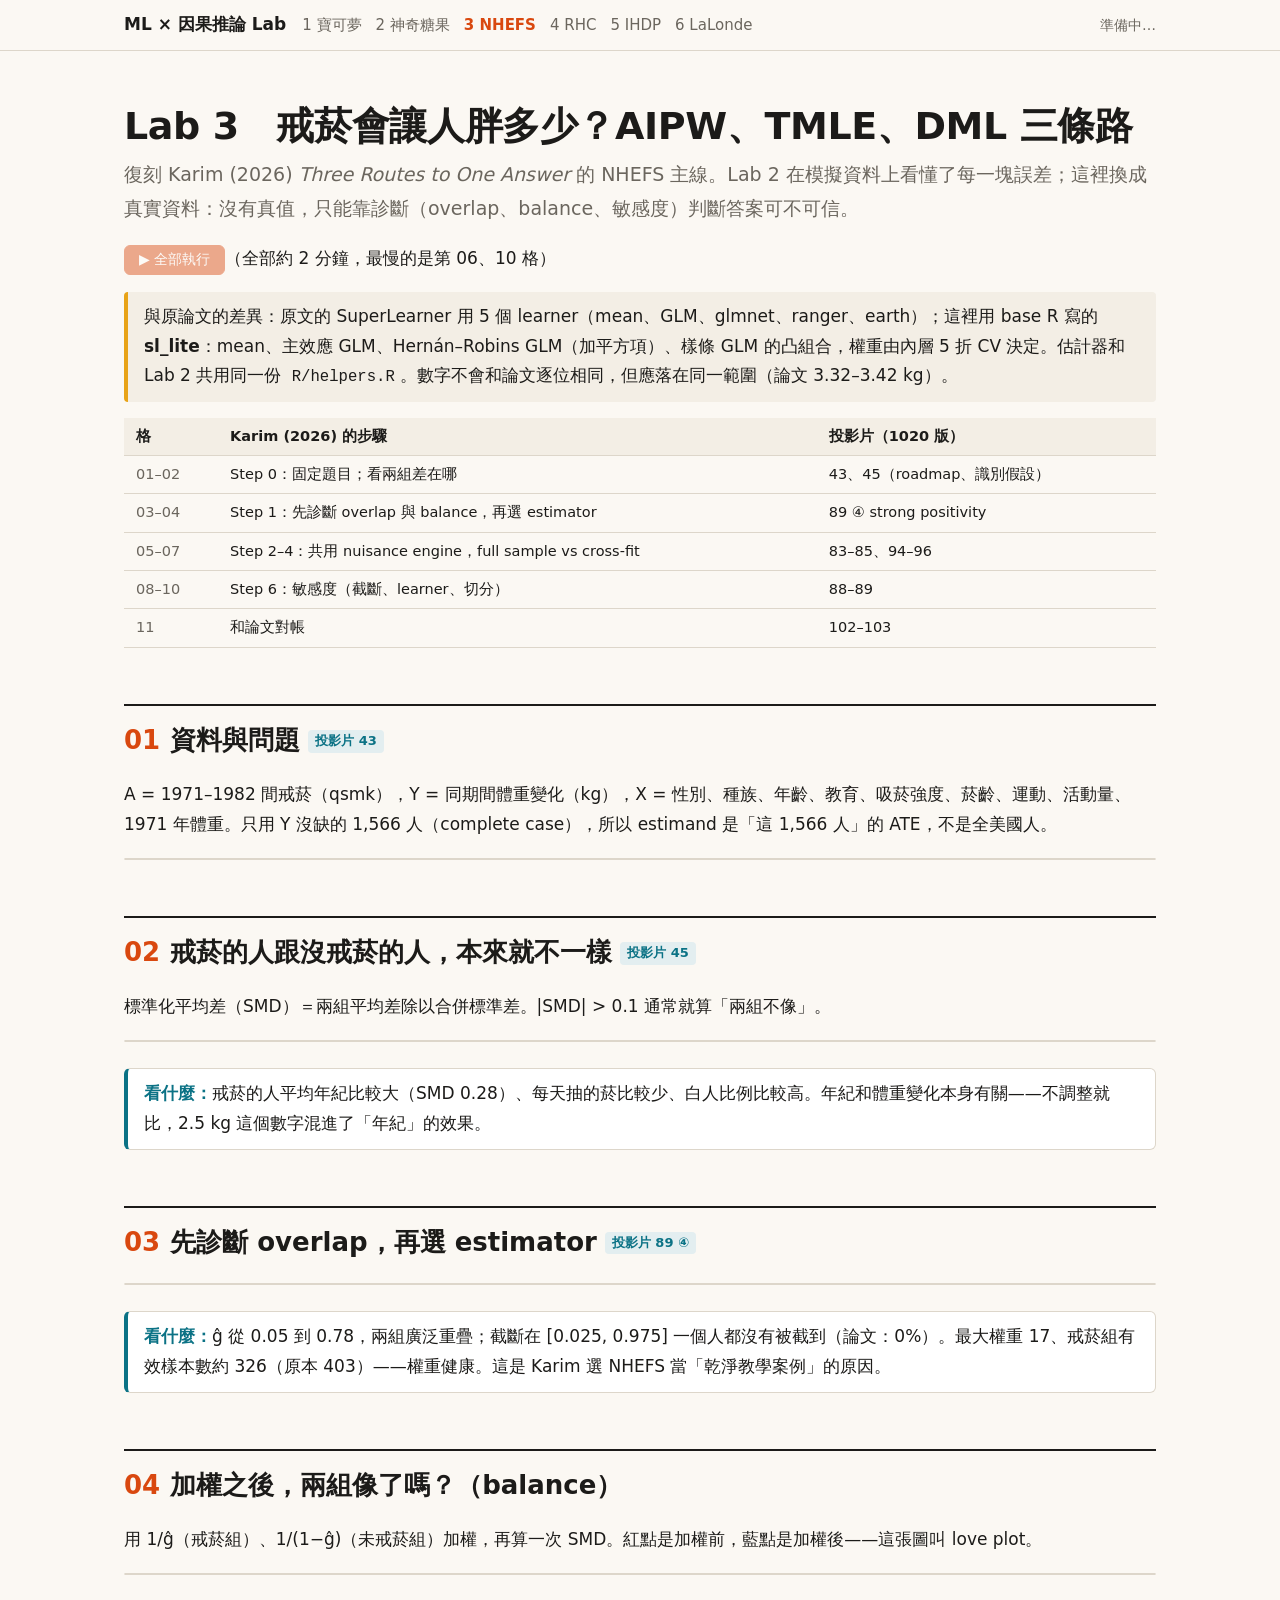
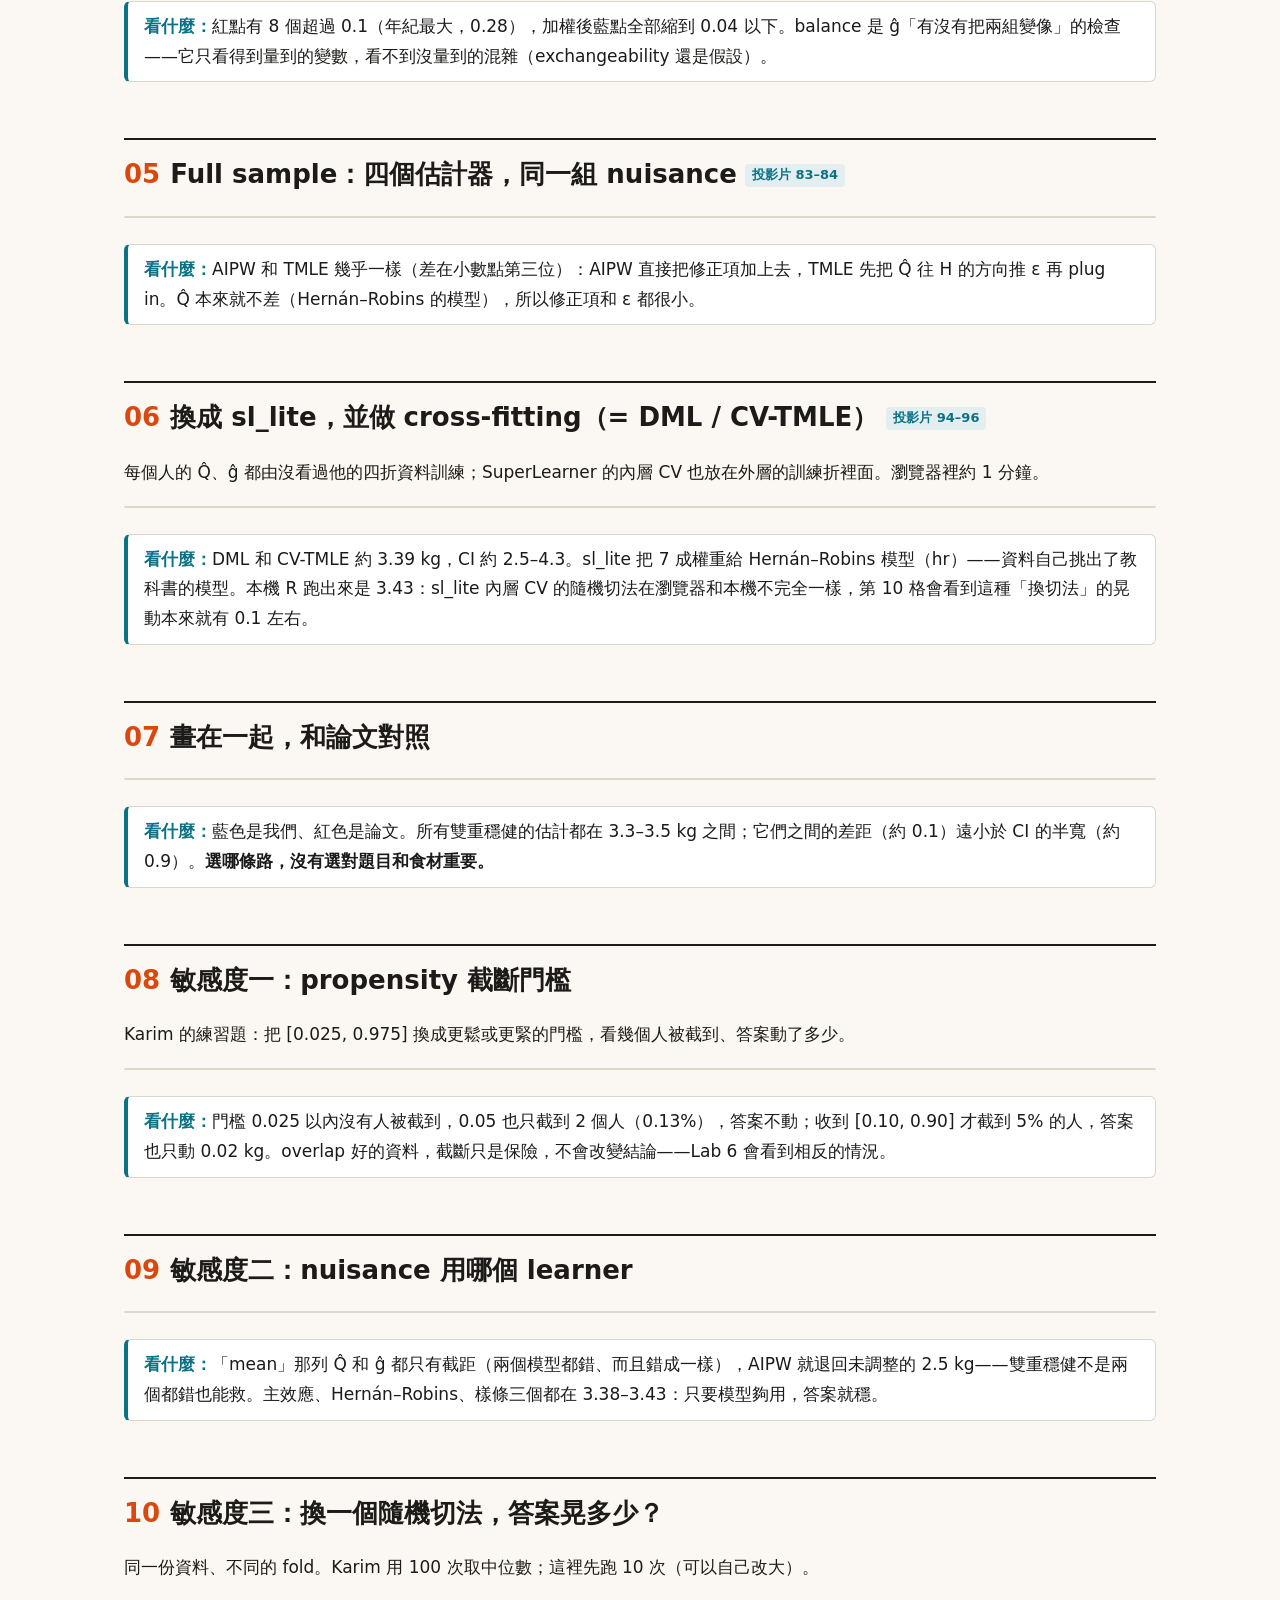
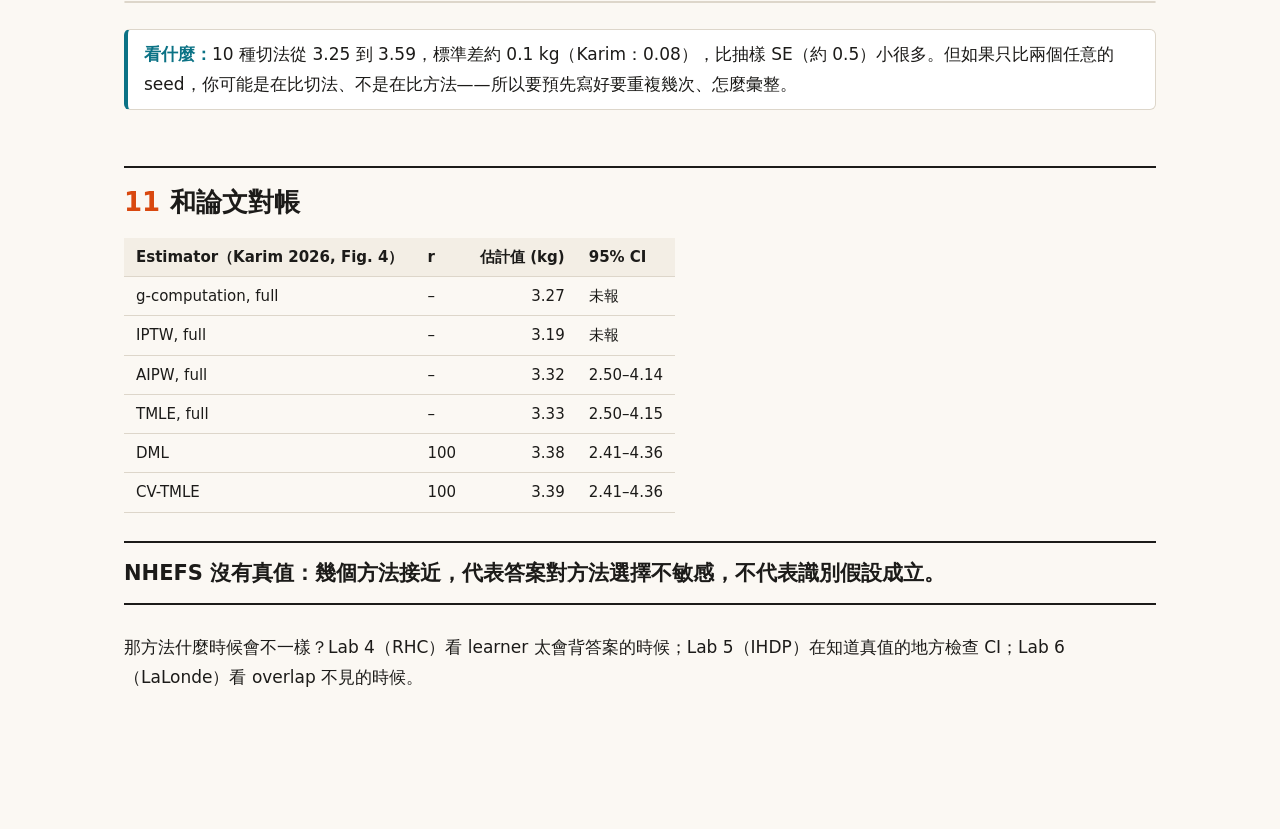
<file: 03_nhefs.html>
<!doctype html>
<html lang="zh-Hant">
<head>
<meta charset="utf-8">
<meta name="viewport" content="width=device-width, initial-scale=1">
<title>Lab 3 NHEFS 三條路</title>
<link rel="stylesheet" href="web/style.css">
</head>
<body data-files="R/helpers.R,R/engine.R,R/nhefs_helpers.R,data/nhefs.csv">
<header class="top"><div class="wrap">
  <a class="home" href="index.html">ML × 因果推論 Lab</a>
  <nav class="labs"><a href="01_pokemon.html">1 寶可夢</a><a href="02_candy.html">2 神奇糖果</a><a href="03_nhefs.html" aria-current="page">3 NHEFS</a><a href="04_rhc.html">4 RHC</a><a href="05_ihdp.html">5 IHDP</a><a href="06_lalonde.html">6 LaLonde</a></nav>
  <span id="status">準備中…</span>
</div></header>
<main>
<h1>Lab 3　戒菸會讓人胖多少？AIPW、TMLE、DML 三條路</h1>
<p class="lead">復刻 Karim (2026) <i>Three Routes to One Answer</i> 的 NHEFS 主線。Lab 2 在模擬資料上看懂了每一塊誤差；這裡換成真實資料：沒有真值，只能靠診斷（overlap、balance、敏感度）判斷答案可不可信。</p>
<p><button id="runall" disabled>▶ 全部執行</button>（全部約 2 分鐘，最慢的是第 06、10 格）</p>
<div class="note">與原論文的差異：原文的 SuperLearner 用 5 個 learner（mean、GLM、glmnet、ranger、earth）；這裡用 base R 寫的 <b>sl_lite</b>：mean、主效應 GLM、Hernán–Robins GLM（加平方項）、樣條 GLM 的凸組合，權重由內層 5 折 CV 決定。估計器和 Lab 2 共用同一份 <code>R/helpers.R</code>。數字不會和論文逐位相同，但應落在同一範圍（論文 3.32–3.42 kg）。</div>
<table class="map">
<tr><th>格</th><th>Karim (2026) 的步驟</th><th>投影片（1020 版）</th></tr>
<tr><td>01–02</td><td>Step 0：固定題目；看兩組差在哪</td><td>43、45（roadmap、識別假設）</td></tr>
<tr><td>03–04</td><td>Step 1：先診斷 overlap 與 balance，再選 estimator</td><td>89 ④ strong positivity</td></tr>
<tr><td>05–07</td><td>Step 2–4：共用 nuisance engine，full sample vs cross-fit</td><td>83–85、94–96</td></tr>
<tr><td>08–10</td><td>Step 6：敏感度（截斷、learner、切分）</td><td>88–89</td></tr>
<tr><td>11</td><td>和論文對帳</td><td>102–103</td></tr>
</table>

<h2><span class="n">01</span>資料與問題<span class="slide">投影片 43</span></h2>
<p>A = 1971–1982 間戒菸（qsmk），Y = 同期間體重變化（kg），X = 性別、種族、年齡、教育、吸菸強度、菸齡、運動、活動量、1971 年體重。只用 Y 沒缺的 1,566 人（complete case），所以 estimand 是「這 1,566 人」的 ATE，不是全美國人。</p>
<div class="cell"><script type="text/r">
source("R/helpers.R"); source("R/engine.R"); source("R/nhefs_helpers.R")
c(n = nrow(dat), quit = sum(dat$A), unadjusted_diff_kg = mean(dat$Y[dat$A == 1]) - mean(dat$Y[dat$A == 0]))
</script></div>

<h2><span class="n">02</span>戒菸的人跟沒戒菸的人，本來就不一樣<span class="slide">投影片 45</span></h2>
<p>標準化平均差（SMD）＝兩組平均差除以合併標準差。|SMD| &gt; 0.1 通常就算「兩組不像」。</p>
<div class="cell"><script type="text/r">
X <- nhefs_X(dat)
grp <- data.frame(mean_quit = sapply(X[dat$A == 1, ], mean), mean_no_quit = sapply(X[dat$A == 0, ], mean),
                  SMD = sapply(X, smd, A = dat$A))
round(grp[order(-abs(grp$SMD)), ], 2)
</script></div>
<div class="look"><b>看什麼：</b>戒菸的人平均年紀比較大（SMD 0.28）、每天抽的菸比較少、白人比例比較高。年紀和體重變化本身有關——不調整就比，2.5 kg 這個數字混進了「年紀」的效果。</div>

<h2><span class="n">03</span>先診斷 overlap，再選 estimator<span class="slide">投影片 89 ④</span></h2>
<div class="cell"><script type="text/r">
set.seed(1)
nf <- nhefs_nuisance(dat, dat, "hr")        # start with the Hernan-Robins GLM: fastest
round(overlap_summary(nf$g_raw, dat$A), 3)
overlap_plot(nf$g_raw, dat$A, xlab = "ĝ(X) = P(quit | X)", labels = c("quit (403)", "did not quit (1163)"))
</script></div>
<div class="look"><b>看什麼：</b>ĝ 從 0.05 到 0.78，兩組廣泛重疊；截斷在 [0.025, 0.975] 一個人都沒有被截到（論文：0%）。最大權重 17、戒菸組有效樣本數約 326（原本 403）——權重健康。這是 Karim 選 NHEFS 當「乾淨教學案例」的原因。</div>

<h2><span class="n">04</span>加權之後，兩組像了嗎？（balance）</h2>
<p>用 1/ĝ（戒菸組）、1/(1−ĝ)（未戒菸組）加權，再算一次 SMD。紅點是加權前，藍點是加權後——這張圖叫 love plot。</p>
<div class="cell"><script type="text/r">
bt <- balance_table(X, dat$A, nf$g)
bt <- bt[order(abs(bt$before)), ]
lab_par(mar = c(4.5, 9, 1, 1))
plot(NA, xlim = c(0, 0.32), ylim = c(1, nrow(bt)), axes = FALSE, xlab = "|SMD|", ylab = "")
abline(v = 0.1, lty = 2, col = "grey60")
segments(abs(bt$after_IPW), seq_len(nrow(bt)), abs(bt$before), seq_len(nrow(bt)), col = "grey80")
points(abs(bt$before), seq_len(nrow(bt)), pch = 19, col = COL$red)
points(abs(bt$after_IPW), seq_len(nrow(bt)), pch = 19, col = COL$teal)
axis(1); axis(2, at = seq_len(nrow(bt)), labels = bt$variable, tick = FALSE, col.axis = COL$ink)
legend("bottomright", c("before weighting", "after IPW"), pch = 19, col = c(COL$red, COL$teal), bty = "n")
</script></div>
<div class="look"><b>看什麼：</b>紅點有 8 個超過 0.1（年紀最大，0.28），加權後藍點全部縮到 0.04 以下。balance 是 ĝ「有沒有把兩組變像」的檢查——它只看得到量到的變數，看不到沒量到的混雜（exchangeability 還是假設）。</div>

<h2><span class="n">05</span>Full sample：四個估計器，同一組 nuisance<span class="slide">投影片 83–84</span></h2>
<div class="cell"><script type="text/r">
p_full <- nhefs_panel(dat, nf, "full sample")
p_full[, -2]
plug <- est_plugin(nf)
c(plugin = plug, AIPW_correction = est_aipw(dat, nf)[["est"]] - plug, TMLE_epsilon = est_tmle(dat, nf)[["eps"]])
</script></div>
<div class="look"><b>看什麼：</b>AIPW 和 TMLE 幾乎一樣（差在小數點第三位）：AIPW 直接把修正項加上去，TMLE 先把 Q̂ 往 H 的方向推 ε 再 plug in。Q̂ 本來就不差（Hernán–Robins 的模型），所以修正項和 ε 都很小。</div>

<h2><span class="n">06</span>換成 sl_lite，並做 cross-fitting（= DML / CV-TMLE）<span class="slide">投影片 94–96</span></h2>
<p>每個人的 Q̂、ĝ 都由沒看過他的四折資料訓練；SuperLearner 的內層 CV 也放在外層的訓練折裡面。瀏覽器裡約 1 分鐘。</p>
<div class="cell"><script type="text/r">
nc <- nhefs_crossfit(dat, learner = "sl_lite", K = 5, seed = 1)
p_cf <- nhefs_panel(dat, nc, "cross-fit K=5")
p_cf[, -2]
set.seed(1); w <- attr(sl_lite(dat, dat[1:2, ], "Q"), "weights"); round(w, 3)   # sl_lite weights for Q
</script></div>
<div class="look"><b>看什麼：</b>DML 和 CV-TMLE 約 3.39 kg，CI 約 2.5–4.3。sl_lite 把 7 成權重給 Hernán–Robins 模型（hr）——資料自己挑出了教科書的模型。本機 R 跑出來是 3.43：sl_lite 內層 CV 的隨機切法在瀏覽器和本機不完全一樣，第 10 格會看到這種「換切法」的晃動本來就有 0.1 左右。</div>

<h2><span class="n">07</span>畫在一起，和論文對照</h2>
<div class="cell"><script type="text/r">
ours <- rbind(transform(p_full, src = "ours full"), transform(p_cf, src = "ours cross-fit"))
karim <- data.frame(estimator = c("g-computation", "IPTW (Hajek)", "AIPW", "TMLE", "AIPW", "TMLE"),
                    est = c(3.27, 3.19, 3.32, 3.33, 3.38, 3.39), lo = c(NA, NA, 2.50, 2.50, 2.41, 2.41),
                    hi = c(NA, NA, 4.14, 4.15, 4.36, 4.36),
                    src = c(rep("Karim full", 4), "Karim DML (r=100)", "Karim CV-TMLE (r=100)"))
lab <- c(paste(ours$src, ours$estimator), paste(karim$src, ifelse(grepl("r=100", karim$src), "", karim$estimator)))
forest_plot(lab, c(ours$est, karim$est), c(ours$lo, karim$lo), c(ours$hi, karim$hi),
            col = c(rep(COL$teal, 8), rep(COL$red, 6)), ref = 3.4, ref_lab = "Hernán–Robins ≈ 3.4", xlab = "difference in weight change (kg)")
</script></div>
<div class="look"><b>看什麼：</b>藍色是我們、紅色是論文。所有雙重穩健的估計都在 3.3–3.5 kg 之間；它們之間的差距（約 0.1）遠小於 CI 的半寬（約 0.9）。<b>選哪條路，沒有選對題目和食材重要。</b></div>

<h2><span class="n">08</span>敏感度一：propensity 截斷門檻</h2>
<p>Karim 的練習題：把 [0.025, 0.975] 換成更鬆或更緊的門檻，看幾個人被截到、答案動了多少。</p>
<div class="cell"><script type="text/r">
tr <- t(sapply(list(c(.01, .99), c(.025, .975), c(.05, .95), c(.10, .90)), function(b) {
  nu <- nhefs_crossfit(dat, "hr", 5, 1, bounds = b); a <- est_aipw(dat, nu)
  c(lower = b[1], upper = b[2], pct_clipped = 100 * mean(nu$g_raw < b[1] | nu$g_raw > b[2]), AIPW = a[["est"]], SE = a[["se"]])
}))
round(tr, 3)
</script></div>
<div class="look"><b>看什麼：</b>門檻 0.025 以內沒有人被截到，0.05 也只截到 2 個人（0.13%），答案不動；收到 [0.10, 0.90] 才截到 5% 的人，答案也只動 0.02 kg。overlap 好的資料，截斷只是保險，不會改變結論——Lab 6 會看到相反的情況。</div>

<h2><span class="n">09</span>敏感度二：nuisance 用哪個 learner</h2>
<div class="cell"><script type="text/r">
lr <- t(sapply(c("mean", "main", "hr", "spline"), function(l) { a <- est_aipw(dat, nhefs_crossfit(dat, l, 5, 1)); c(AIPW = a[["est"]], SE = a[["se"]]) }))
round(lr, 3)
</script></div>
<div class="look"><b>看什麼：</b>「mean」那列 Q̂ 和 ĝ 都只有截距（兩個模型都錯、而且錯成一樣），AIPW 就退回未調整的 2.5 kg——雙重穩健不是兩個都錯也能救。主效應、Hernán–Robins、樣條三個都在 3.38–3.43：只要模型夠用，答案就穩。</div>

<h2><span class="n">10</span>敏感度三：換一個隨機切法，答案晃多少？</h2>
<p>同一份資料、不同的 fold。Karim 用 100 次取中位數；這裡先跑 10 次（可以自己改大）。</p>
<div class="cell"><script type="text/r">
reps <- 10
r <- sapply(seq_len(reps), function(s) { nu <- nhefs_crossfit(dat, "hr", K = 5, seed = 100 + s)
  c(DML = est_aipw(dat, nu)[["est"]], CV_TMLE = est_tmle(dat, nu)[["est"]]) })
round(r, 3)
c(median_DML = median(r["DML", ]), sd_DML = sd(r["DML", ]))
lab_par(); hist(r["DML", ], breaks = 8, col = adjustcolor(COL$teal, .6), border = "white", main = "", xlab = "DML estimate (kg); one value per random split")
abline(v = median(r["DML", ]), lwd = 3, col = COL$red)
</script></div>
<div class="look"><b>看什麼：</b>10 種切法從 3.25 到 3.59，標準差約 0.1 kg（Karim：0.08），比抽樣 SE（約 0.5）小很多。但如果只比兩個任意的 seed，你可能是在比切法、不是在比方法——所以要預先寫好要重複幾次、怎麼彙整。</div>

<h2><span class="n">11</span>和論文對帳</h2>
<table>
<tr><th>Estimator（Karim 2026, Fig. 4）</th><th>r</th><th>估計值 (kg)</th><th>95% CI</th></tr>
<tr><td>g-computation, full</td><td>–</td><td class="num">3.27</td><td>未報</td></tr>
<tr><td>IPTW, full</td><td>–</td><td class="num">3.19</td><td>未報</td></tr>
<tr><td>AIPW, full</td><td>–</td><td class="num">3.32</td><td>2.50–4.14</td></tr>
<tr><td>TMLE, full</td><td>–</td><td class="num">3.33</td><td>2.50–4.15</td></tr>
<tr><td>DML</td><td>100</td><td class="num">3.38</td><td>2.41–4.36</td></tr>
<tr><td>CV-TMLE</td><td>100</td><td class="num">3.39</td><td>2.41–4.36</td></tr>
</table>
<p class="punch">NHEFS 沒有真值：幾個方法接近，代表答案對方法選擇不敏感，不代表識別假設成立。</p>
<p>那方法什麼時候會不一樣？Lab 4（RHC）看 learner 太會背答案的時候；Lab 5（IHDP）在知道真值的地方檢查 CI；Lab 6（LaLonde）看 overlap 不見的時候。</p>
</main>
<script type="module" src="web/runner.js?v=2"></script>
</body>
</html>
</file>
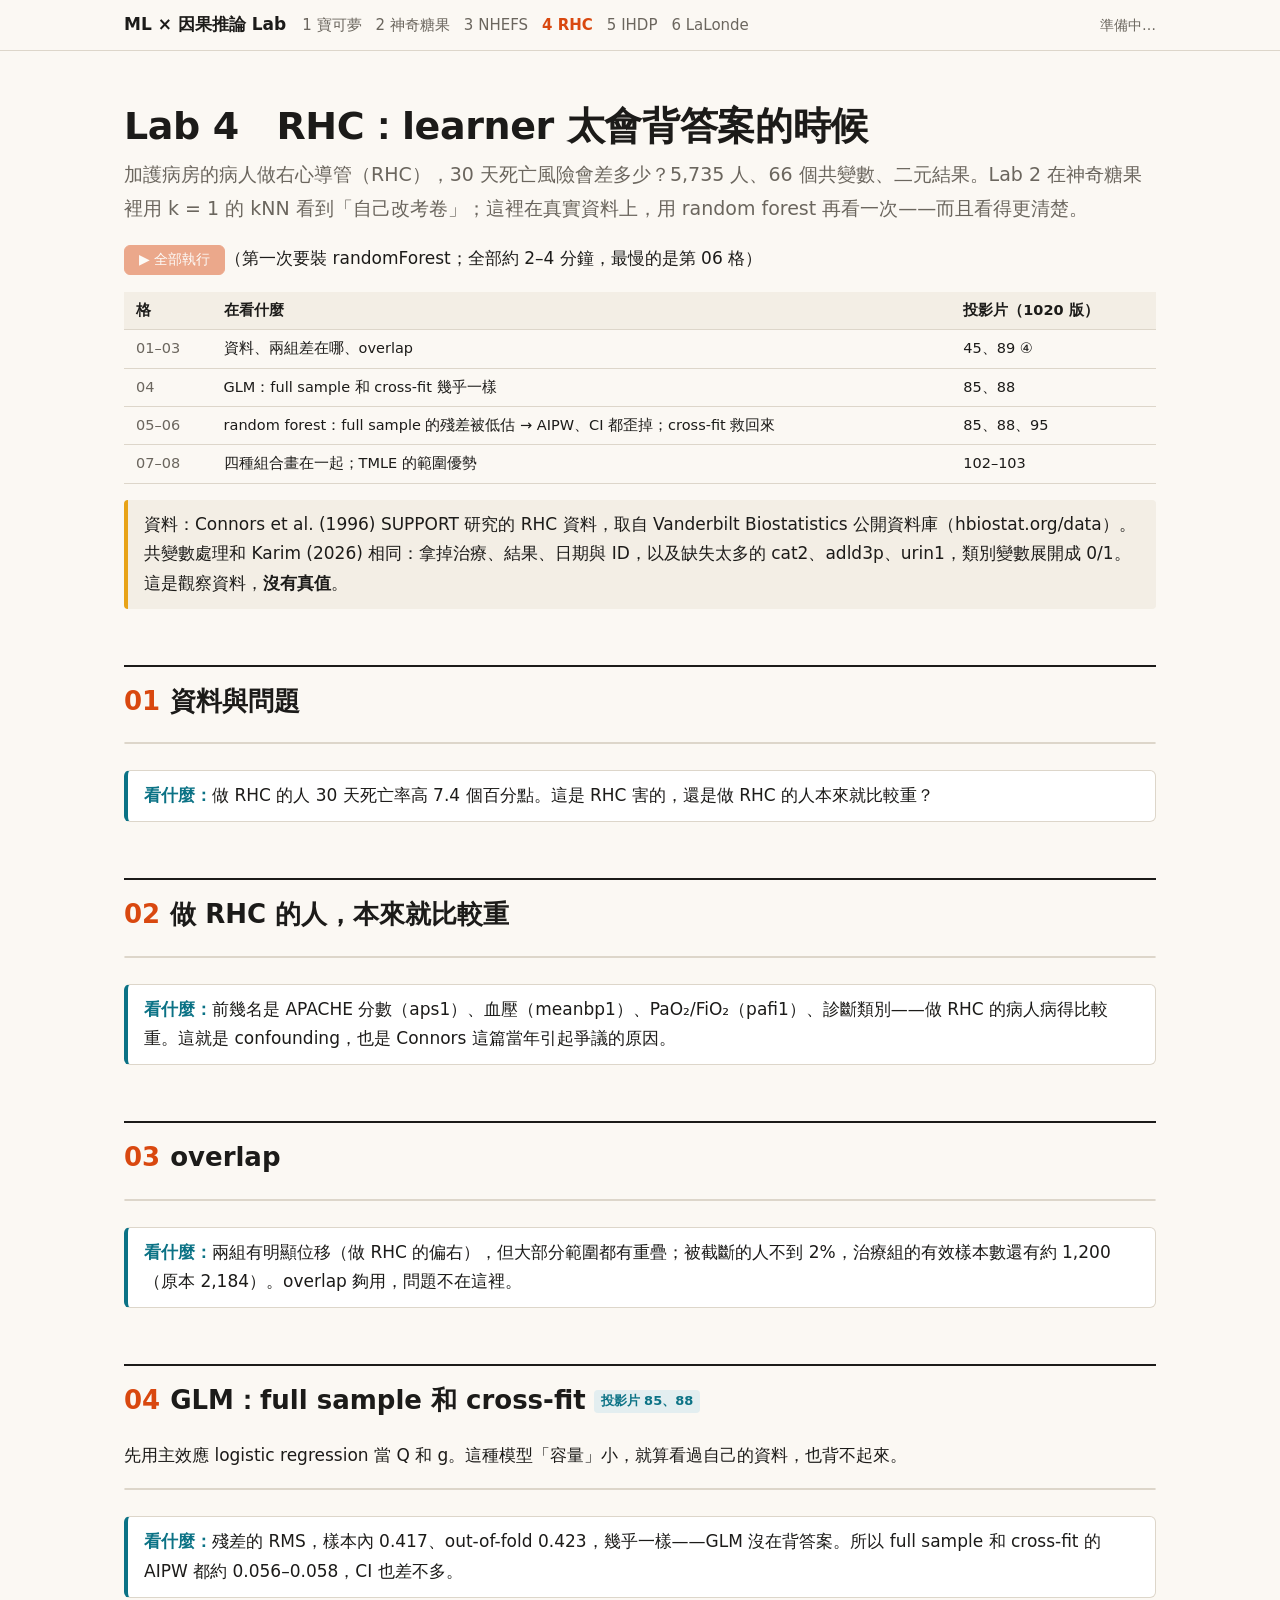
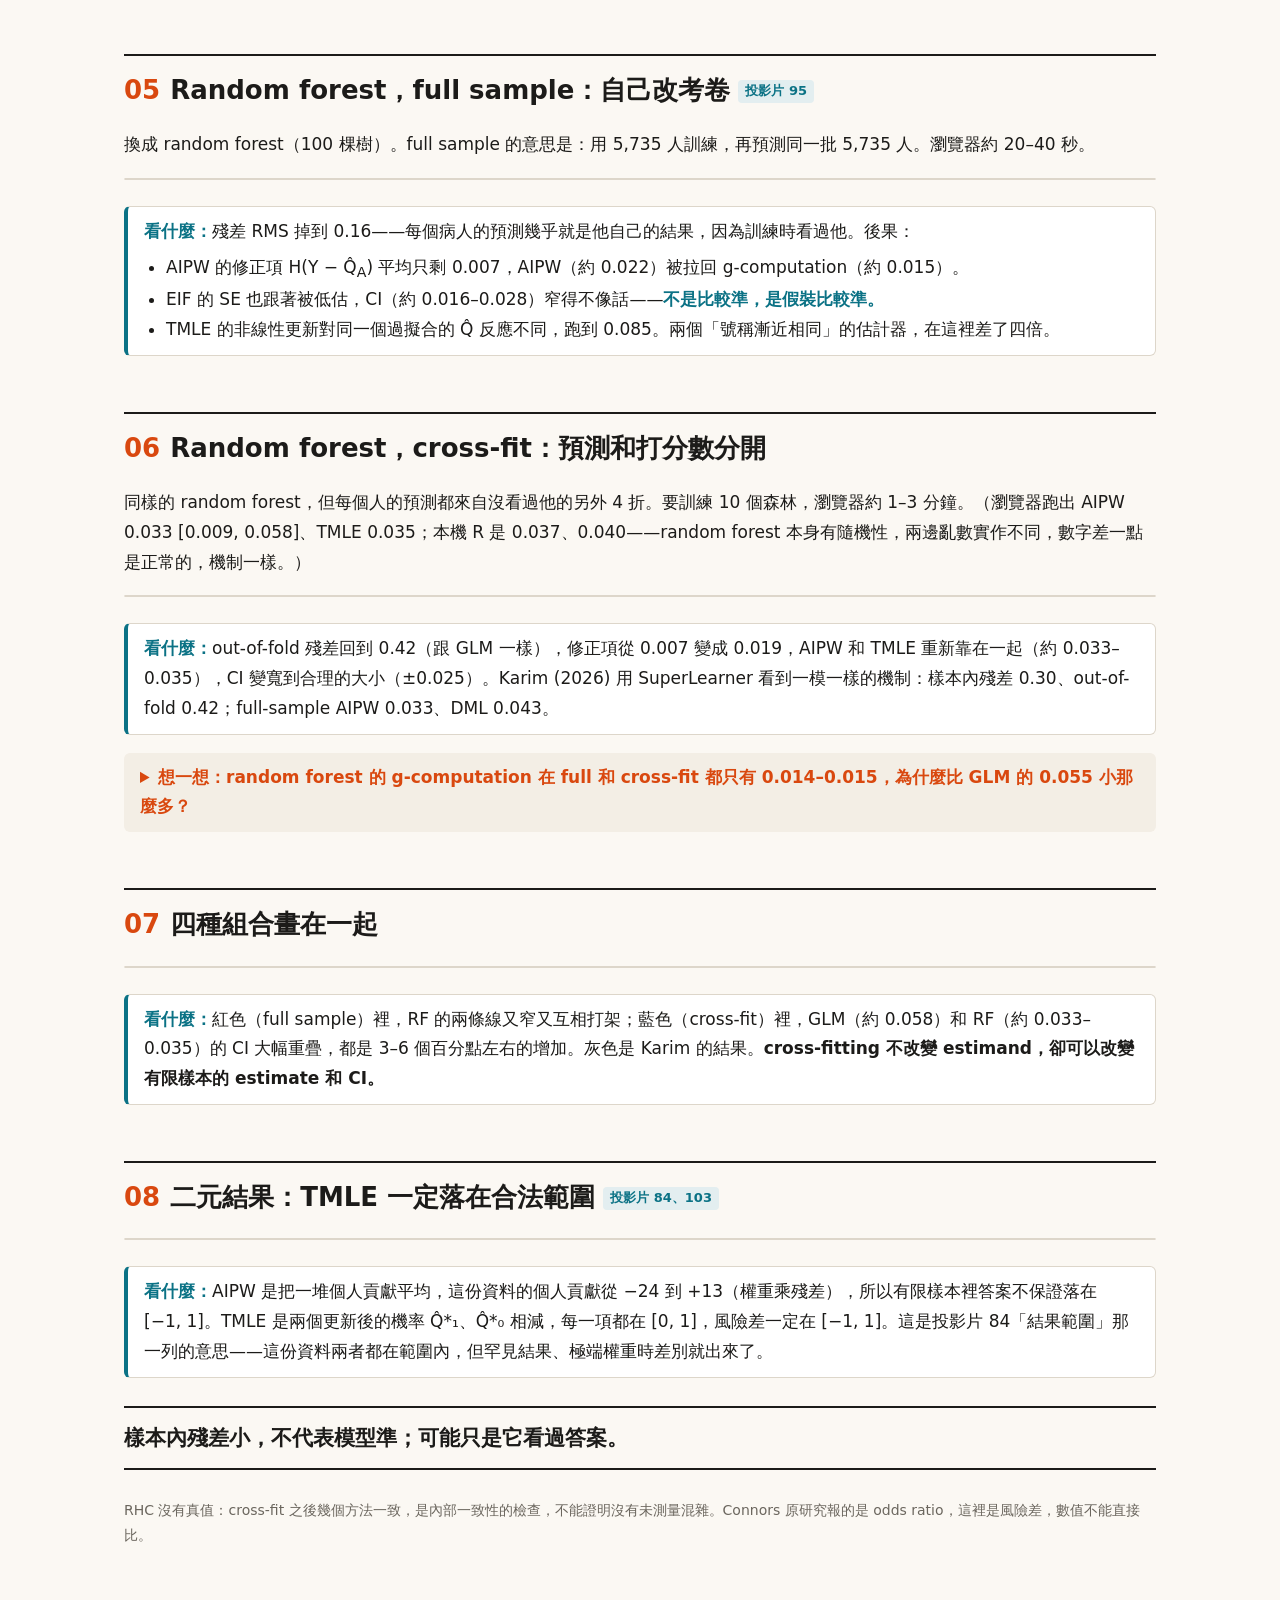
<file: 04_rhc.html>
<!doctype html>
<html lang="zh-Hant">
<head>
<meta charset="utf-8">
<meta name="viewport" content="width=device-width, initial-scale=1">
<title>Lab 4 RHC 自己改考卷</title>
<link rel="stylesheet" href="web/style.css">
</head>
<body data-files="R/helpers.R,R/engine.R,data/rhc.csv" data-packages="randomForest">
<header class="top"><div class="wrap">
  <a class="home" href="index.html">ML × 因果推論 Lab</a>
  <nav class="labs"><a href="01_pokemon.html">1 寶可夢</a><a href="02_candy.html">2 神奇糖果</a><a href="03_nhefs.html">3 NHEFS</a><a href="04_rhc.html" aria-current="page">4 RHC</a><a href="05_ihdp.html">5 IHDP</a><a href="06_lalonde.html">6 LaLonde</a></nav>
  <span id="status">準備中…</span>
</div></header>
<main>
<h1>Lab 4　RHC：learner 太會背答案的時候</h1>
<p class="lead">加護病房的病人做右心導管（RHC），30 天死亡風險會差多少？5,735 人、66 個共變數、二元結果。Lab 2 在神奇糖果裡用 k = 1 的 kNN 看到「自己改考卷」；這裡在真實資料上，用 random forest 再看一次——而且看得更清楚。</p>
<p><button id="runall" disabled>▶ 全部執行</button>（第一次要裝 randomForest；全部約 2–4 分鐘，最慢的是第 06 格）</p>
<table class="map">
<tr><th>格</th><th>在看什麼</th><th>投影片（1020 版）</th></tr>
<tr><td>01–03</td><td>資料、兩組差在哪、overlap</td><td>45、89 ④</td></tr>
<tr><td>04</td><td>GLM：full sample 和 cross-fit 幾乎一樣</td><td>85、88</td></tr>
<tr><td>05–06</td><td>random forest：full sample 的殘差被低估 → AIPW、CI 都歪掉；cross-fit 救回來</td><td>85、88、95</td></tr>
<tr><td>07–08</td><td>四種組合畫在一起；TMLE 的範圍優勢</td><td>102–103</td></tr>
</table>
<div class="note">資料：Connors et al. (1996) SUPPORT 研究的 RHC 資料，取自 Vanderbilt Biostatistics 公開資料庫（hbiostat.org/data）。共變數處理和 Karim (2026) 相同：拿掉治療、結果、日期與 ID，以及缺失太多的 cat2、adld3p、urin1，類別變數展開成 0/1。這是觀察資料，<b>沒有真值</b>。</div>

<h2><span class="n">01</span>資料與問題</h2>
<div class="cell"><script type="text/r">
source("R/helpers.R"); source("R/engine.R")
d <- load_rhc()
c(n = length(d$A), covariates = ncol(d$X), had_RHC = sum(d$A), death_rate = mean(d$Y),
  unadjusted_RD = mean(d$Y[d$A == 1]) - mean(d$Y[d$A == 0]))
</script></div>
<div class="look"><b>看什麼：</b>做 RHC 的人 30 天死亡率高 7.4 個百分點。這是 RHC 害的，還是做 RHC 的人本來就比較重？</div>

<h2><span class="n">02</span>做 RHC 的人，本來就比較重</h2>
<div class="cell"><script type="text/r">
s <- sapply(d$X, smd, A = d$A)
top <- head(sort(abs(s), decreasing = TRUE), 10)
round(data.frame(SMD = s[names(top)]), 2)
</script></div>
<div class="look"><b>看什麼：</b>前幾名是 APACHE 分數（aps1）、血壓（meanbp1）、PaO₂/FiO₂（pafi1）、診斷類別——做 RHC 的病人病得比較重。這就是 confounding，也是 Connors 這篇當年引起爭議的原因。</div>

<h2><span class="n">03</span>overlap</h2>
<div class="cell"><script type="text/r">
nu_glm_full <- nuisance(d, "glm", "full")
round(overlap_summary(nu_glm_full$g_raw, d$A), 3)
overlap_plot(nu_glm_full$g_raw, d$A, labels = c("RHC", "no RHC"))
</script></div>
<div class="look"><b>看什麼：</b>兩組有明顯位移（做 RHC 的偏右），但大部分範圍都有重疊；被截斷的人不到 2%，治療組的有效樣本數還有約 1,200（原本 2,184）。overlap 夠用，問題不在這裡。</div>

<h2><span class="n">04</span>GLM：full sample 和 cross-fit<span class="slide">投影片 85、88</span></h2>
<p>先用主效應 logistic regression 當 Q 和 g。這種模型「容量」小，就算看過自己的資料，也背不起來。</p>
<div class="cell"><script type="text/r">
nu_glm_cf <- nuisance(d, "glm", "crossfit", seed = 1)
rbind(full = residual_check(d, nu_glm_full), crossfit = residual_check(d, nu_glm_cf))
rbind(panel(d, nu_glm_full, "GLM full"), panel(d, nu_glm_cf, "GLM cross-fit"))
</script></div>
<div class="look"><b>看什麼：</b>殘差的 RMS，樣本內 0.417、out-of-fold 0.423，幾乎一樣——GLM 沒在背答案。所以 full sample 和 cross-fit 的 AIPW 都約 0.056–0.058，CI 也差不多。</div>

<h2><span class="n">05</span>Random forest，full sample：自己改考卷<span class="slide">投影片 95</span></h2>
<p>換成 random forest（100 棵樹）。full sample 的意思是：用 5,735 人訓練，再預測同一批 5,735 人。瀏覽器約 20–40 秒。</p>
<div class="cell"><script type="text/r">
nu_rf_full <- nuisance(d, "rf", "full", ntree = 100)
residual_check(d, nu_rf_full)
panel(d, nu_rf_full, "RF full")
</script></div>
<div class="look"><b>看什麼：</b>殘差 RMS 掉到 0.16——每個病人的預測幾乎就是他自己的結果，因為訓練時看過他。後果：
<ul>
<li>AIPW 的修正項 H(Y − Q̂<sub>A</sub>) 平均只剩 0.007，AIPW（約 0.022）被拉回 g-computation（約 0.015）。</li>
<li>EIF 的 SE 也跟著被低估，CI（約 0.016–0.028）窄得不像話——<b>不是比較準，是假裝比較準。</b></li>
<li>TMLE 的非線性更新對同一個過擬合的 Q̂ 反應不同，跑到 0.085。兩個「號稱漸近相同」的估計器，在這裡差了四倍。</li>
</ul></div>

<h2><span class="n">06</span>Random forest，cross-fit：預測和打分數分開</h2>
<p>同樣的 random forest，但每個人的預測都來自沒看過他的另外 4 折。要訓練 10 個森林，瀏覽器約 1–3 分鐘。（瀏覽器跑出 AIPW 0.033 [0.009, 0.058]、TMLE 0.035；本機 R 是 0.037、0.040——random forest 本身有隨機性，兩邊亂數實作不同，數字差一點是正常的，機制一樣。）</p>
<div class="cell"><script type="text/r">
nu_rf_cf <- nuisance(d, "rf", "crossfit", seed = 1, ntree = 100)
rbind(full = residual_check(d, nu_rf_full), crossfit = residual_check(d, nu_rf_cf))
panel(d, nu_rf_cf, "RF cross-fit")
</script></div>
<div class="look"><b>看什麼：</b>out-of-fold 殘差回到 0.42（跟 GLM 一樣），修正項從 0.007 變成 0.019，AIPW 和 TMLE 重新靠在一起（約 0.033–0.035），CI 變寬到合理的大小（±0.025）。Karim (2026) 用 SuperLearner 看到一模一樣的機制：樣本內殘差 0.30、out-of-fold 0.42；full-sample AIPW 0.033、DML 0.043。</div>
<details class="think"><summary>想一想：random forest 的 g-computation 在 full 和 cross-fit 都只有 0.014–0.015，為什麼比 GLM 的 0.055 小那麼多？</summary>random forest 把 A 當成 66 個變數中的一個，分裂時不一定會用到它——治療的效果被「平滑」掉了。這就是投影片 66–68 說的 ML 的 regularization bias：對預測 loss 划算，對 ATE 不划算。AIPW／TMLE 的修正項就是在補這一塊；但修正要有效，前提是殘差是誠實的（cross-fit）。</details>

<h2><span class="n">07</span>四種組合畫在一起</h2>
<div class="cell"><script type="text/r">
all <- rbind(panel(d, nu_glm_full, "GLM full"), panel(d, nu_glm_cf, "GLM cross-fit"),
             panel(d, nu_rf_full, "RF full"), panel(d, nu_rf_cf, "RF cross-fit"))
sub <- all[all$estimator %in% c("AIPW", "TMLE"), ]
karim <- data.frame(lab = c("Karim AIPW full", "Karim TMLE full", "Karim DML (r=100)", "Karim CV-TMLE (r=100)"),
                    est = c(0.033, 0.053, 0.043, 0.047), lo = c(0.021, 0.041, 0.019, 0.023), hi = c(0.045, 0.065, 0.067, 0.071))
forest_plot(c(paste(sub$scheme, sub$estimator), karim$lab), c(sub$est, karim$est), c(sub$lo, karim$lo), c(sub$hi, karim$hi),
            col = c(ifelse(grepl("full", sub$scheme), COL$red, COL$teal), rep(COL$muted, 4)), ref = 0, xlab = "30-day mortality risk difference")
</script></div>
<div class="look"><b>看什麼：</b>紅色（full sample）裡，RF 的兩條線又窄又互相打架；藍色（cross-fit）裡，GLM（約 0.058）和 RF（約 0.033–0.035）的 CI 大幅重疊，都是 3–6 個百分點左右的增加。灰色是 Karim 的結果。<b>cross-fitting 不改變 estimand，卻可以改變有限樣本的 estimate 和 CI。</b></div>

<h2><span class="n">08</span>二元結果：TMLE 一定落在合法範圍<span class="slide">投影片 84、103</span></h2>
<div class="cell"><script type="text/r">
pseudo <- with(nu_rf_cf, Q1 - Q0 + (d$A / g - (1 - d$A) / (1 - g)) * (d$Y - ifelse(d$A == 1, Q1, Q0)))
c(AIPW_contribution_min = min(pseudo), AIPW_contribution_max = max(pseudo))
tm <- est_tmle(list(A = d$A, Y = d$Y), nu_rf_cf, ybounds = c(0, 1))
tm
</script></div>
<div class="look"><b>看什麼：</b>AIPW 是把一堆個人貢獻平均，這份資料的個人貢獻從 −24 到 +13（權重乘殘差），所以有限樣本裡答案不保證落在 [−1, 1]。TMLE 是兩個更新後的機率 Q̂*₁、Q̂*₀ 相減，每一項都在 [0, 1]，風險差一定在 [−1, 1]。這是投影片 84「結果範圍」那一列的意思——這份資料兩者都在範圍內，但罕見結果、極端權重時差別就出來了。</div>

<p class="punch">樣本內殘差小，不代表模型準；可能只是它看過答案。</p>
<p class="ref">RHC 沒有真值：cross-fit 之後幾個方法一致，是內部一致性的檢查，不能證明沒有未測量混雜。Connors 原研究報的是 odds ratio，這裡是風險差，數值不能直接比。</p>
</main>
<script type="module" src="web/runner.js?v=2"></script>
</body>
</html>
</file>
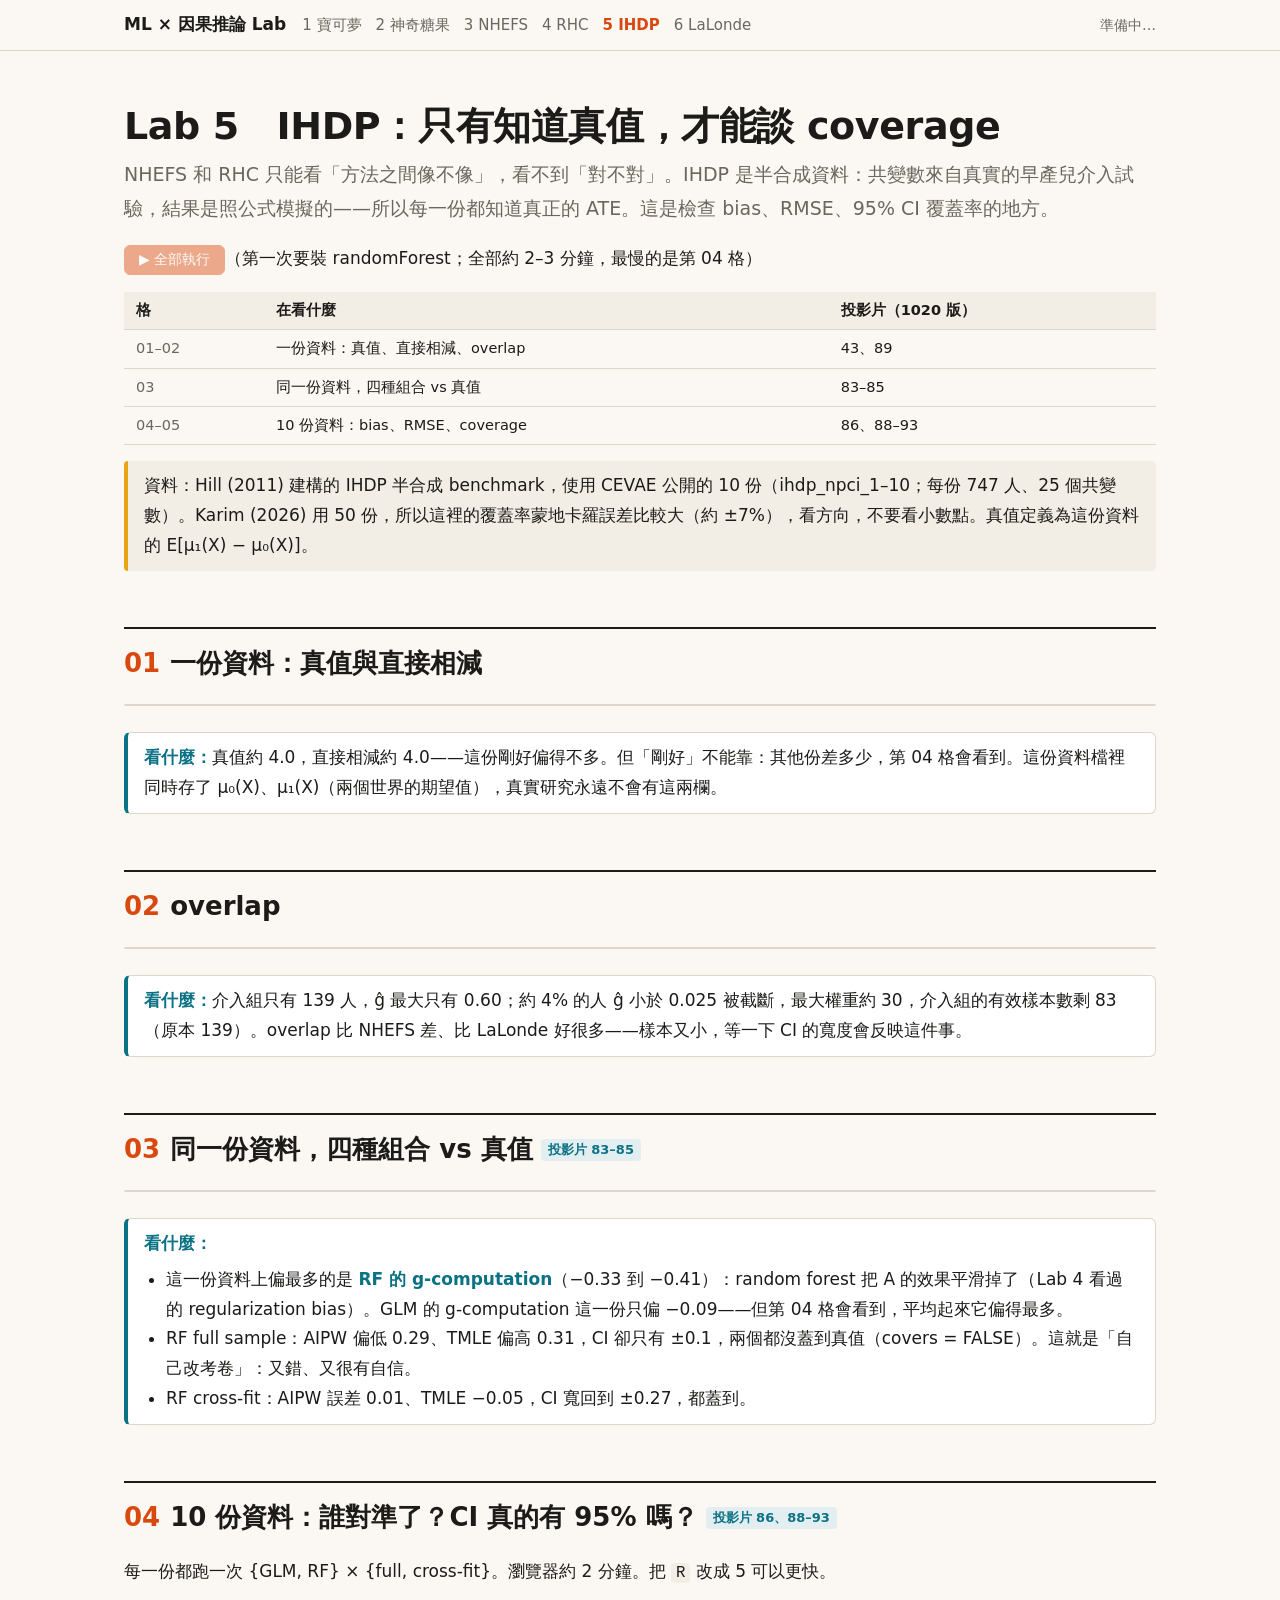
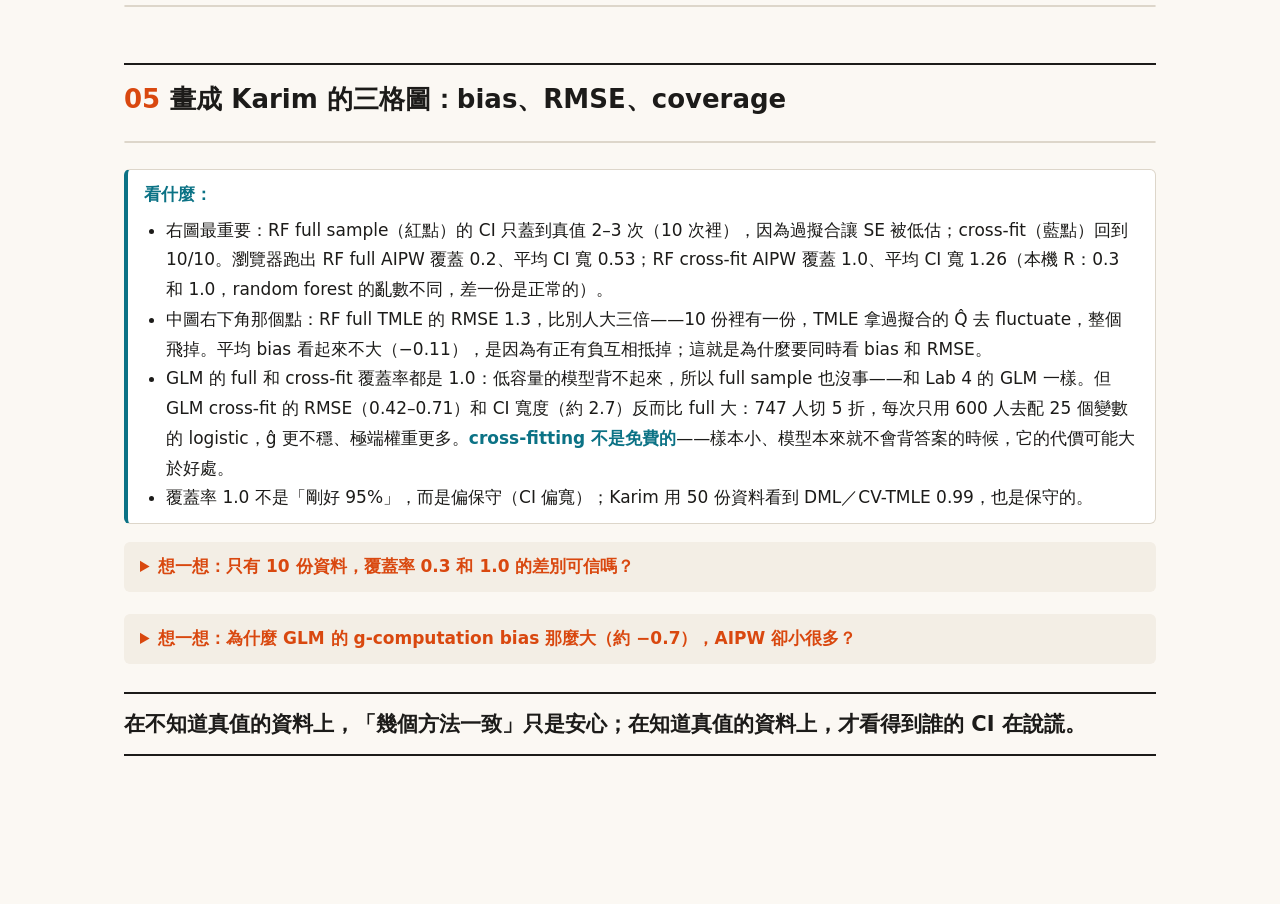
<file: 05_ihdp.html>
<!doctype html>
<html lang="zh-Hant">
<head>
<meta charset="utf-8">
<meta name="viewport" content="width=device-width, initial-scale=1">
<title>Lab 5 IHDP 已知真值</title>
<link rel="stylesheet" href="web/style.css">
</head>
<body data-files="R/helpers.R,R/engine.R,data/ihdp/ihdp_npci_1.csv,data/ihdp/ihdp_npci_2.csv,data/ihdp/ihdp_npci_3.csv,data/ihdp/ihdp_npci_4.csv,data/ihdp/ihdp_npci_5.csv,data/ihdp/ihdp_npci_6.csv,data/ihdp/ihdp_npci_7.csv,data/ihdp/ihdp_npci_8.csv,data/ihdp/ihdp_npci_9.csv,data/ihdp/ihdp_npci_10.csv" data-packages="randomForest">
<header class="top"><div class="wrap">
  <a class="home" href="index.html">ML × 因果推論 Lab</a>
  <nav class="labs"><a href="01_pokemon.html">1 寶可夢</a><a href="02_candy.html">2 神奇糖果</a><a href="03_nhefs.html">3 NHEFS</a><a href="04_rhc.html">4 RHC</a><a href="05_ihdp.html" aria-current="page">5 IHDP</a><a href="06_lalonde.html">6 LaLonde</a></nav>
  <span id="status">準備中…</span>
</div></header>
<main>
<h1>Lab 5　IHDP：只有知道真值，才能談 coverage</h1>
<p class="lead">NHEFS 和 RHC 只能看「方法之間像不像」，看不到「對不對」。IHDP 是半合成資料：共變數來自真實的早產兒介入試驗，結果是照公式模擬的——所以每一份都知道真正的 ATE。這是檢查 bias、RMSE、95% CI 覆蓋率的地方。</p>
<p><button id="runall" disabled>▶ 全部執行</button>（第一次要裝 randomForest；全部約 2–3 分鐘，最慢的是第 04 格）</p>
<table class="map">
<tr><th>格</th><th>在看什麼</th><th>投影片（1020 版）</th></tr>
<tr><td>01–02</td><td>一份資料：真值、直接相減、overlap</td><td>43、89</td></tr>
<tr><td>03</td><td>同一份資料，四種組合 vs 真值</td><td>83–85</td></tr>
<tr><td>04–05</td><td>10 份資料：bias、RMSE、coverage</td><td>86、88–93</td></tr>
</table>
<div class="note">資料：Hill (2011) 建構的 IHDP 半合成 benchmark，使用 CEVAE 公開的 10 份（ihdp_npci_1–10；每份 747 人、25 個共變數）。Karim (2026) 用 50 份，所以這裡的覆蓋率蒙地卡羅誤差比較大（約 ±7%），看方向，不要看小數點。真值定義為這份資料的 E[μ₁(X) − μ₀(X)]。</div>

<h2><span class="n">01</span>一份資料：真值與直接相減</h2>
<div class="cell"><script type="text/r">
source("R/helpers.R"); source("R/engine.R")
d <- load_ihdp(1)
c(n = length(d$A), treated = sum(d$A), truth = d$truth, naive_difference = mean(d$Y[d$A == 1]) - mean(d$Y[d$A == 0]))
</script></div>
<div class="look"><b>看什麼：</b>真值約 4.0，直接相減約 4.0——這份剛好偏得不多。但「剛好」不能靠：其他份差多少，第 04 格會看到。這份資料檔裡同時存了 μ₀(X)、μ₁(X)（兩個世界的期望值），真實研究永遠不會有這兩欄。</div>

<h2><span class="n">02</span>overlap</h2>
<div class="cell"><script type="text/r">
nu <- nuisance(d, "glm", "full")
round(overlap_summary(nu$g_raw, d$A), 3)
overlap_plot(nu$g_raw, d$A, labels = c("treated", "control"))
</script></div>
<div class="look"><b>看什麼：</b>介入組只有 139 人，ĝ 最大只有 0.60；約 4% 的人 ĝ 小於 0.025 被截斷，最大權重約 30，介入組的有效樣本數剩 83（原本 139）。overlap 比 NHEFS 差、比 LaLonde 好很多——樣本又小，等一下 CI 的寬度會反映這件事。</div>

<h2><span class="n">03</span>同一份資料，四種組合 vs 真值<span class="slide">投影片 83–85</span></h2>
<div class="cell"><script type="text/r">
res1 <- do.call(rbind, lapply(c("glm", "rf"), function(lr) do.call(rbind, lapply(c("full", "crossfit"), function(sc)
  panel(d, nuisance(d, lr, sc, seed = 1, ntree = 100), paste(lr, sc))))))
res1$error <- res1$est - d$truth
res1$covers <- res1$lo <= d$truth & d$truth <= res1$hi
res1
</script></div>
<div class="look"><b>看什麼：</b>
<ul>
<li>這一份資料上偏最多的是 <b>RF 的 g-computation</b>（−0.33 到 −0.41）：random forest 把 A 的效果平滑掉了（Lab 4 看過的 regularization bias）。GLM 的 g-computation 這一份只偏 −0.09——但第 04 格會看到，平均起來它偏得最多。</li>
<li>RF full sample：AIPW 偏低 0.29、TMLE 偏高 0.31，CI 卻只有 ±0.1，兩個都沒蓋到真值（covers = FALSE）。這就是「自己改考卷」：又錯、又很有自信。</li>
<li>RF cross-fit：AIPW 誤差 0.01、TMLE −0.05，CI 寬回到 ±0.27，都蓋到。</li>
</ul></div>

<h2><span class="n">04</span>10 份資料：誰對準了？CI 真的有 95% 嗎？<span class="slide">投影片 86、88–93</span></h2>
<p>每一份都跑一次 {GLM, RF} × {full, cross-fit}。瀏覽器約 2 分鐘。把 <code>R</code> 改成 5 可以更快。</p>
<div class="cell"><script type="text/r">
R <- 10
runs <- do.call(rbind, lapply(seq_len(R), function(r) { dr <- load_ihdp(r)
  do.call(rbind, lapply(c("glm", "rf"), function(lr) do.call(rbind, lapply(c("full", "crossfit"), function(sc) {
    p <- panel(dr, nuisance(dr, lr, sc, seed = r, ntree = 100), sc); p$learner <- lr; p$r <- r; p$truth <- dr$truth; p })))) }))
runs$err <- runs$est - runs$truth
runs$cover <- runs$lo <= runs$truth & runs$truth <= runs$hi
grade <- aggregate(cbind(bias = err, mse = err^2, coverage = cover, ci_width = hi - lo) ~ learner + scheme + estimator,
                   data = runs, FUN = mean, na.action = na.pass)
grade$rmse <- sqrt(grade$mse); grade$mse <- NULL
grade <- grade[order(grade$estimator, grade$learner, grade$scheme), ]
print(grade, digits = 3, row.names = FALSE)
</script></div>

<h2><span class="n">05</span>畫成 Karim 的三格圖：bias、RMSE、coverage</h2>
<div class="cell"><script type="text/r">
g <- grade[grade$estimator %in% c("AIPW", "TMLE"), ]
lab <- paste(g$learner, g$scheme, g$estimator)
col <- ifelse(g$scheme == "full", COL$red, COL$teal)
par(mfrow = c(1, 3), mar = c(4.5, 1, 2, 1), oma = c(0, 12, 0, 0), las = 1, bty = "n")
y <- nrow(g):1
plot(g$bias, y, pch = 19, col = col, cex = 1.6, xlim = range(c(0, g$bias)) * 1.2, yaxt = "n", xlab = "bias", main = "Bias (0 is best)")
abline(v = 0, lty = 2); axis(2, at = y, labels = lab, outer = TRUE, tick = FALSE, col.axis = COL$ink, cex.axis = 1.15)
plot(g$rmse, y, pch = 19, col = col, cex = 1.6, xlim = c(0, max(g$rmse) * 1.1), yaxt = "n", xlab = "RMSE", main = "RMSE (lower is better)")
plot(g$coverage, y, pch = 19, col = col, cex = 1.6, xlim = c(0, 1.05), yaxt = "n", xlab = "coverage", main = "95% CI coverage")
abline(v = 0.95, lty = 2)
</script></div>
<div class="look"><b>看什麼：</b>
<ul>
<li>右圖最重要：RF full sample（紅點）的 CI 只蓋到真值 2–3 次（10 次裡），因為過擬合讓 SE 被低估；cross-fit（藍點）回到 10/10。瀏覽器跑出 RF full AIPW 覆蓋 0.2、平均 CI 寬 0.53；RF cross-fit AIPW 覆蓋 1.0、平均 CI 寬 1.26（本機 R：0.3 和 1.0，random forest 的亂數不同，差一份是正常的）。</li>
<li>中圖右下角那個點：RF full TMLE 的 RMSE 1.3，比別人大三倍——10 份裡有一份，TMLE 拿過擬合的 Q̂ 去 fluctuate，整個飛掉。平均 bias 看起來不大（−0.11），是因為有正有負互相抵掉；這就是為什麼要同時看 bias 和 RMSE。</li>
<li>GLM 的 full 和 cross-fit 覆蓋率都是 1.0：低容量的模型背不起來，所以 full sample 也沒事——和 Lab 4 的 GLM 一樣。但 GLM cross-fit 的 RMSE（0.42–0.71）和 CI 寬度（約 2.7）反而比 full 大：747 人切 5 折，每次只用 600 人去配 25 個變數的 logistic，ĝ 更不穩、極端權重更多。<b>cross-fitting 不是免費的</b>——樣本小、模型本來就不會背答案的時候，它的代價可能大於好處。</li>
<li>覆蓋率 1.0 不是「剛好 95%」，而是偏保守（CI 偏寬）；Karim 用 50 份資料看到 DML／CV-TMLE 0.99，也是保守的。</li>
</ul></div>
<details class="think"><summary>想一想：只有 10 份資料，覆蓋率 0.3 和 1.0 的差別可信嗎？</summary>覆蓋率的蒙地卡羅標準誤約 √(p(1−p)/10)：p = 0.95 時約 0.07。0.3 和 1.0 差了 0.7，遠超過這個誤差，方向可信；但 0.9 和 1.0 的差別就不能下結論。Karim 也提醒：MCSE 要以「獨立的資料份數」為單位算，同一份資料換 20 種切法不會變成 20 份獨立資料。</details>
<details class="think"><summary>想一想：為什麼 GLM 的 g-computation bias 那麼大（約 −0.7），AIPW 卻小很多？</summary>IHDP 的結果是用指數形式的非線性公式生成的，主效應線性模型的 Q̂ 系統性地錯了（first-order bias）。AIPW 的修正項用 ĝ 加權的殘差把它補回來——這就是「Q 錯、g 大致對」那一格的 double robustness，在知道真值的資料上親眼看到。</details>

<p class="punch">在不知道真值的資料上，「幾個方法一致」只是安心；在知道真值的資料上，才看得到誰的 CI 在說謊。</p>
</main>
<script type="module" src="web/runner.js?v=2"></script>
</body>
</html>
</file>
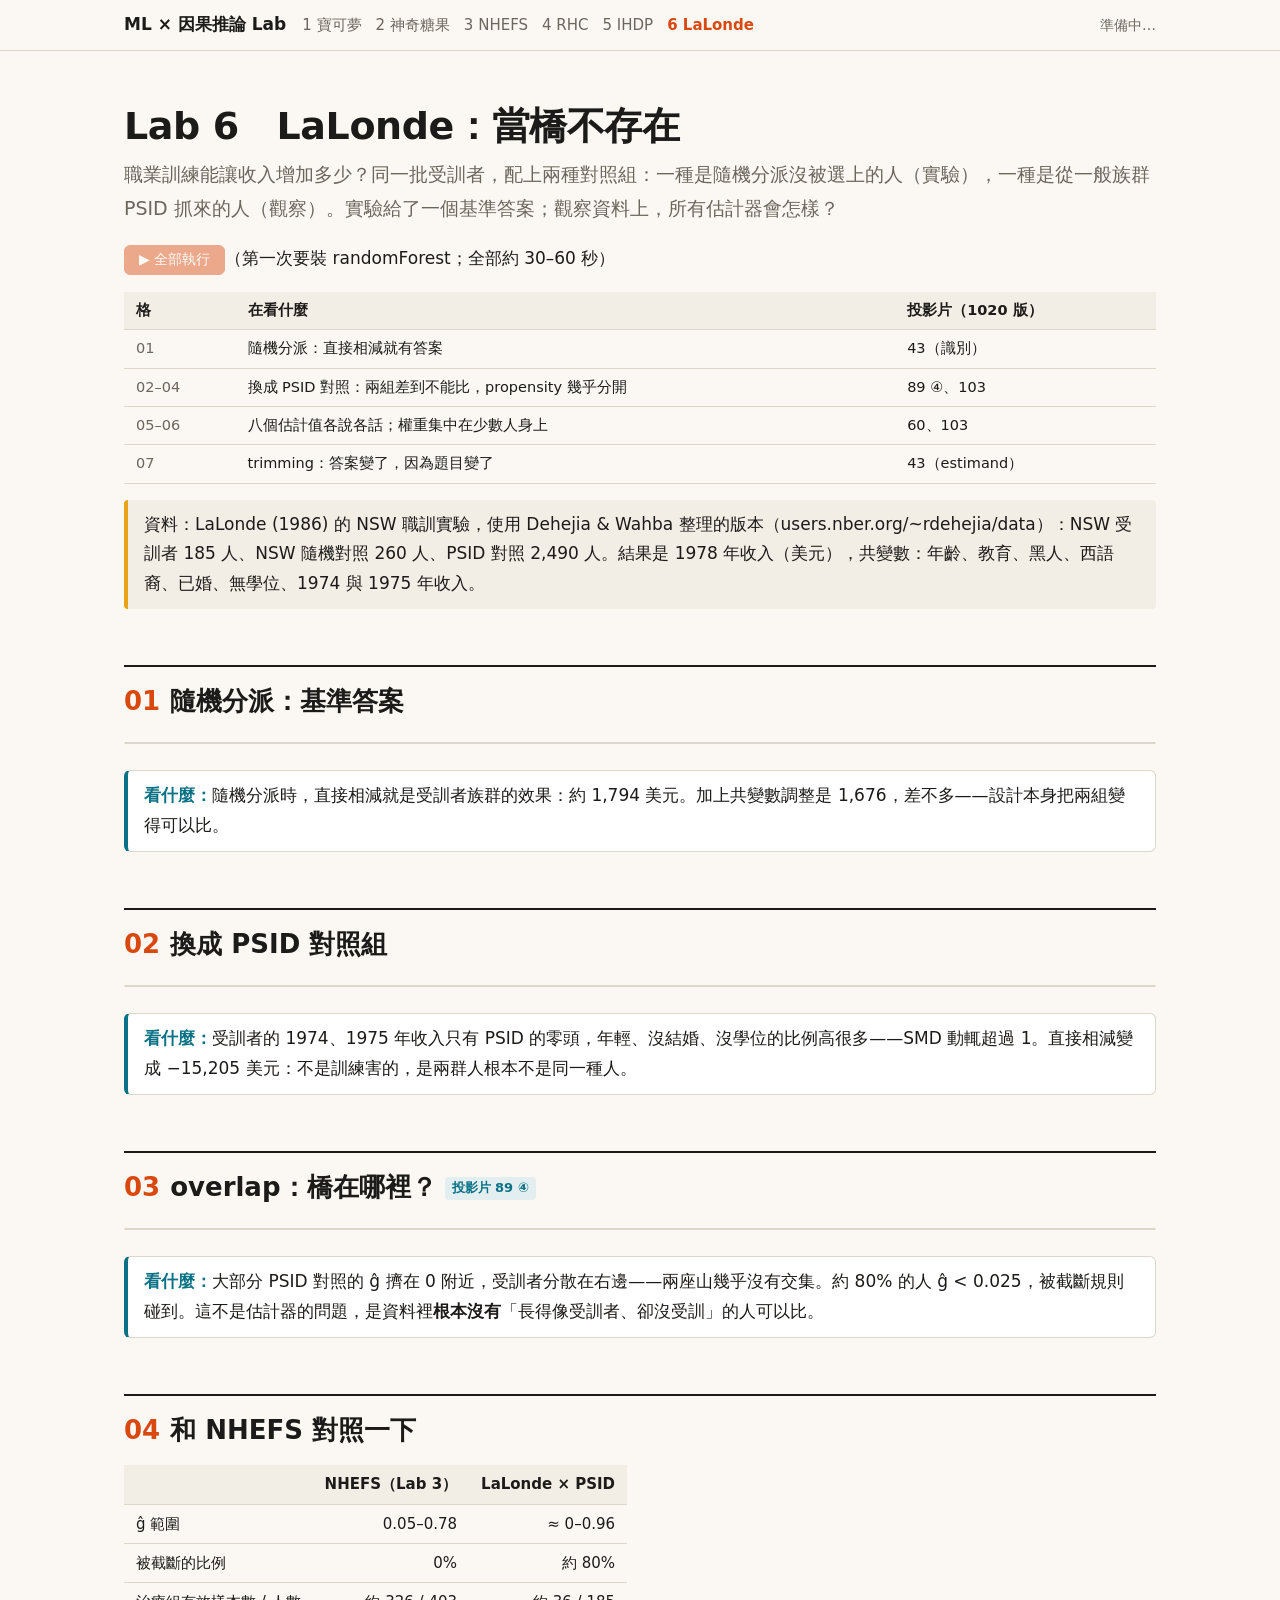
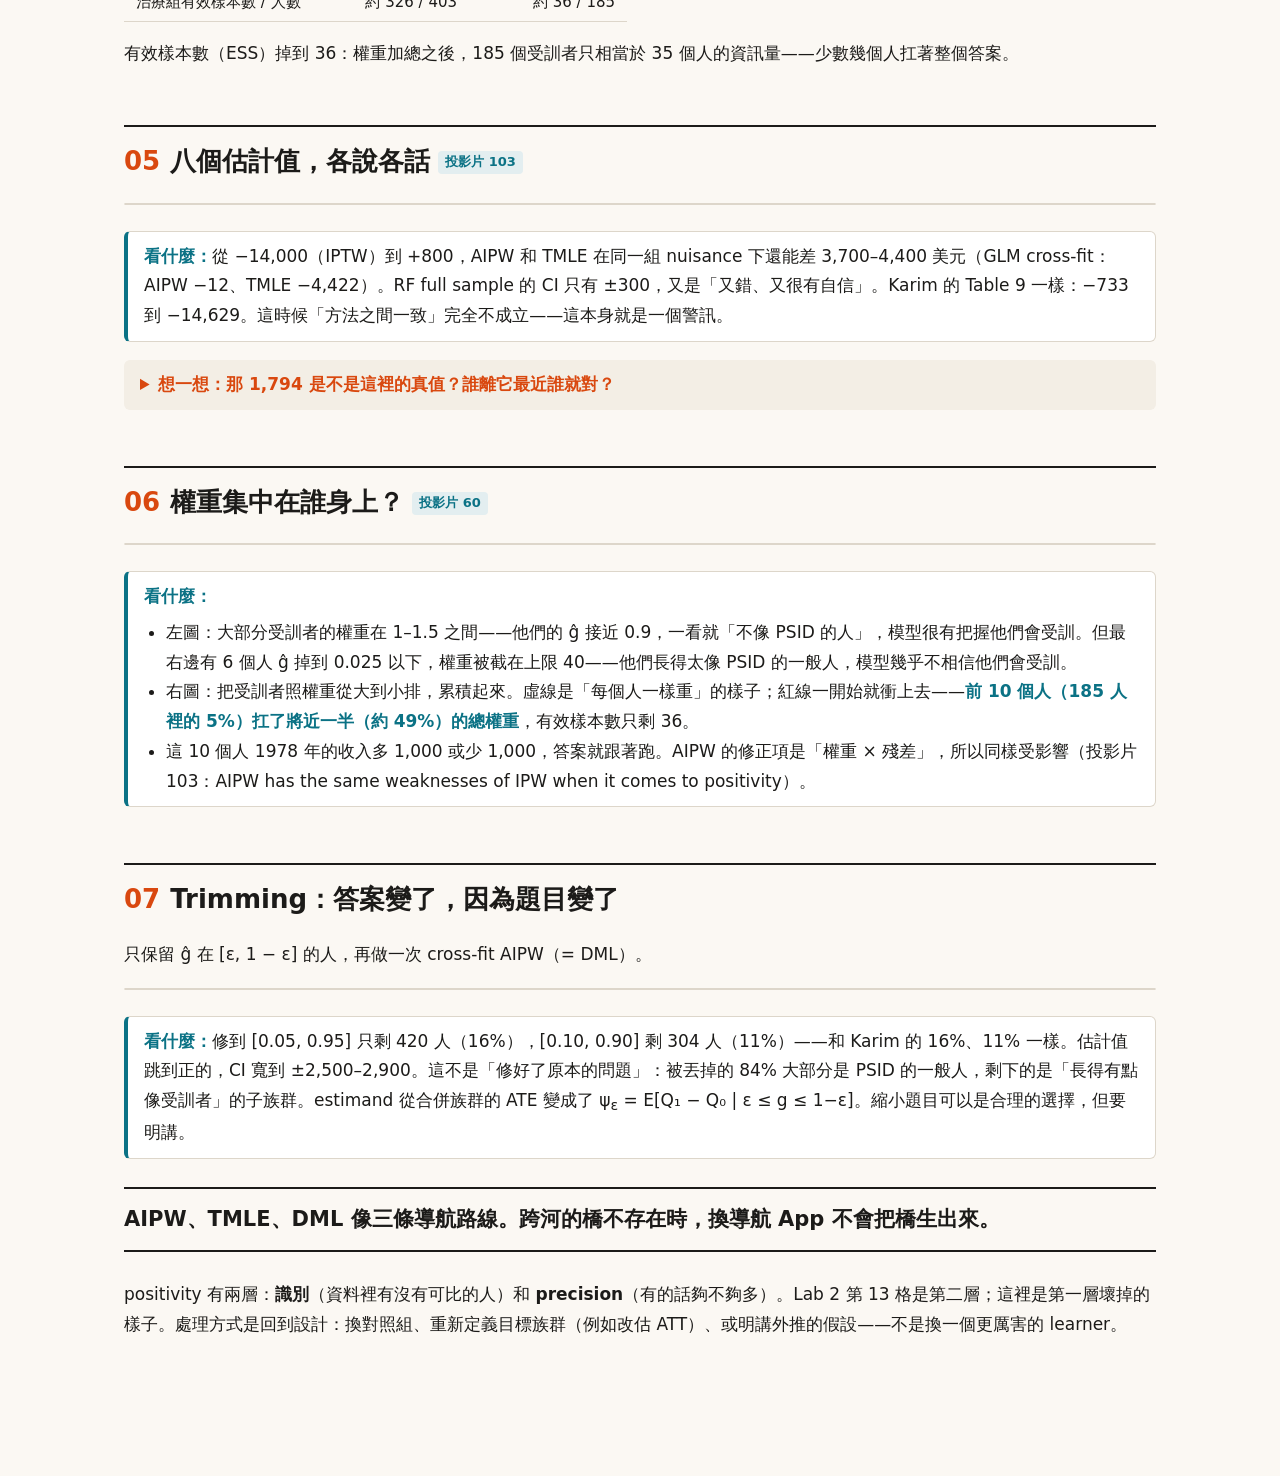
<file: 06_lalonde.html>
<!doctype html>
<html lang="zh-Hant">
<head>
<meta charset="utf-8">
<meta name="viewport" content="width=device-width, initial-scale=1">
<title>Lab 6 LaLonde 當橋不存在</title>
<link rel="stylesheet" href="web/style.css">
</head>
<body data-files="R/helpers.R,R/engine.R,data/lalonde/nswre74_treated.txt,data/lalonde/nswre74_control.txt,data/lalonde/psid_controls.txt" data-packages="randomForest">
<header class="top"><div class="wrap">
  <a class="home" href="index.html">ML × 因果推論 Lab</a>
  <nav class="labs"><a href="01_pokemon.html">1 寶可夢</a><a href="02_candy.html">2 神奇糖果</a><a href="03_nhefs.html">3 NHEFS</a><a href="04_rhc.html">4 RHC</a><a href="05_ihdp.html">5 IHDP</a><a href="06_lalonde.html" aria-current="page">6 LaLonde</a></nav>
  <span id="status">準備中…</span>
</div></header>
<main>
<h1>Lab 6　LaLonde：當橋不存在</h1>
<p class="lead">職業訓練能讓收入增加多少？同一批受訓者，配上兩種對照組：一種是隨機分派沒被選上的人（實驗），一種是從一般族群 PSID 抓來的人（觀察）。實驗給了一個基準答案；觀察資料上，所有估計器會怎樣？</p>
<p><button id="runall" disabled>▶ 全部執行</button>（第一次要裝 randomForest；全部約 30–60 秒）</p>
<table class="map">
<tr><th>格</th><th>在看什麼</th><th>投影片（1020 版）</th></tr>
<tr><td>01</td><td>隨機分派：直接相減就有答案</td><td>43（識別）</td></tr>
<tr><td>02–04</td><td>換成 PSID 對照：兩組差到不能比，propensity 幾乎分開</td><td>89 ④、103</td></tr>
<tr><td>05–06</td><td>八個估計值各說各話；權重集中在少數人身上</td><td>60、103</td></tr>
<tr><td>07</td><td>trimming：答案變了，因為題目變了</td><td>43（estimand）</td></tr>
</table>
<div class="note">資料：LaLonde (1986) 的 NSW 職訓實驗，使用 Dehejia &amp; Wahba 整理的版本（users.nber.org/~rdehejia/data）：NSW 受訓者 185 人、NSW 隨機對照 260 人、PSID 對照 2,490 人。結果是 1978 年收入（美元），共變數：年齡、教育、黑人、西語裔、已婚、無學位、1974 與 1975 年收入。</div>

<h2><span class="n">01</span>隨機分派：基準答案</h2>
<div class="cell"><script type="text/r">
source("R/helpers.R"); source("R/engine.R")
ex <- load_lalonde("experimental")
c(trainees = sum(ex$A), randomized_controls = sum(1 - ex$A), naive_difference = ex$benchmark,
  regression_adjusted = unname(coef(lm(ex$Y ~ ex$A + as.matrix(ex$X)))[2]))
</script></div>
<div class="look"><b>看什麼：</b>隨機分派時，直接相減就是受訓者族群的效果：約 1,794 美元。加上共變數調整是 1,676，差不多——設計本身把兩組變得可以比。</div>

<h2><span class="n">02</span>換成 PSID 對照組</h2>
<div class="cell"><script type="text/r">
d <- load_lalonde("psid")
grp <- data.frame(mean_trainees = sapply(d$X[d$A == 1, ], mean), mean_PSID = sapply(d$X[d$A == 0, ], mean), SMD = sapply(d$X, smd, A = d$A))
round(grp, 2)
c(trainees = sum(d$A), PSID_controls = sum(1 - d$A), naive_difference = mean(d$Y[d$A == 1]) - mean(d$Y[d$A == 0]))
</script></div>
<div class="look"><b>看什麼：</b>受訓者的 1974、1975 年收入只有 PSID 的零頭，年輕、沒結婚、沒學位的比例高很多——SMD 動輒超過 1。直接相減變成 −15,205 美元：不是訓練害的，是兩群人根本不是同一種人。</div>

<h2><span class="n">03</span>overlap：橋在哪裡？<span class="slide">投影片 89 ④</span></h2>
<div class="cell"><script type="text/r">
nu <- nuisance(d, "glm", "crossfit", seed = 1)
round(overlap_summary(nu$g_raw, d$A), 3)
overlap_plot(nu$g_raw, d$A, labels = c("NSW trainees (185)", "PSID controls (2,490)"))
</script></div>
<div class="look"><b>看什麼：</b>大部分 PSID 對照的 ĝ 擠在 0 附近，受訓者分散在右邊——兩座山幾乎沒有交集。約 80% 的人 ĝ &lt; 0.025，被截斷規則碰到。這不是估計器的問題，是資料裡<b>根本沒有</b>「長得像受訓者、卻沒受訓」的人可以比。</div>

<h2><span class="n">04</span>和 NHEFS 對照一下</h2>
<table>
<tr><th></th><th>NHEFS（Lab 3）</th><th>LaLonde × PSID</th></tr>
<tr><td>ĝ 範圍</td><td class="num">0.05–0.78</td><td class="num">≈ 0–0.96</td></tr>
<tr><td>被截斷的比例</td><td class="num">0%</td><td class="num">約 80%</td></tr>
<tr><td>治療組有效樣本數 / 人數</td><td class="num">約 326 / 403</td><td class="num">約 36 / 185</td></tr>
</table>
<p>有效樣本數（ESS）掉到 36：權重加總之後，185 個受訓者只相當於 35 個人的資訊量——少數幾個人扛著整個答案。</p>

<h2><span class="n">05</span>八個估計值，各說各話<span class="slide">投影片 103</span></h2>
<div class="cell"><script type="text/r">
allp <- do.call(rbind, lapply(c("glm", "rf"), function(lr) do.call(rbind, lapply(c("full", "crossfit"), function(sc)
  panel(d, nuisance(d, lr, sc, seed = 1, ntree = 100), paste(lr, sc))))))
allp[, c("est", "lo", "hi")] <- round(allp[, c("est", "lo", "hi")]); allp$se <- round(allp$se)
allp
forest_plot(paste(allp$scheme, allp$estimator), allp$est, allp$lo, allp$hi, ref = ex$benchmark,
            ref_lab = "experimental benchmark 1,794 (NSW population)", xlab = "difference in 1978 earnings (US$)",
            col = ifelse(grepl("IPTW", allp$estimator), COL$gold, ifelse(grepl("full", allp$scheme), COL$red, COL$teal)))
</script></div>
<div class="look"><b>看什麼：</b>從 −14,000（IPTW）到 +800，AIPW 和 TMLE 在同一組 nuisance 下還能差 3,700–4,400 美元（GLM cross-fit：AIPW −12、TMLE −4,422）。RF full sample 的 CI 只有 ±300，又是「又錯、又很有自信」。Karim 的 Table 9 一樣：−733 到 −14,629。這時候「方法之間一致」完全不成立——這本身就是一個警訊。</div>
<details class="think"><summary>想一想：那 1,794 是不是這裡的真值？誰離它最近誰就對？</summary>不是。1,794 是 <b>NSW 受訓者族群</b>的效果（接近 ATT）。這裡估的是「受訓者 + PSID」合併族群的 ATE，那是另一個 estimand，大部分人是根本不會去參加職訓的一般人。1,794 只能當方向和量級的參考，不能拿來算 coverage（Karim 2026 也這樣提醒）。</details>

<h2><span class="n">06</span>權重集中在誰身上？<span class="slide">投影片 60</span></h2>
<div class="cell"><script type="text/r">
w <- ifelse(d$A == 1, 1 / nu$g, 1 / (1 - nu$g))
wt <- w[d$A == 1]
c(max_trainee_weight = max(wt), n_at_cap = sum(wt >= 39.99),
  top10_share_of_weight = sum(sort(wt, decreasing = TRUE)[1:10]) / sum(wt), ESS = sum(wt)^2 / sum(wt^2))

par(mfrow = c(1, 2), mar = c(4.5, 4.5, 2.5, 1), las = 1, bty = "n", col.axis = COL$muted)
# left: trainee weights on a log scale (most are close to 1, a few hit the cap of 40)
hist(log10(wt), breaks = 30, col = adjustcolor(COL$red, .7), border = "white", main = "trainee weights 1 / g-hat",
     xaxt = "n", xlab = "weight (log scale; capped at 40)", ylab = "trainees")
axis(1, at = log10(c(1, 2, 5, 10, 20, 40)), labels = c(1, 2, 5, 10, 20, 40))
# right: cumulative share of total weight, heaviest trainees first
cs <- cumsum(sort(wt, decreasing = TRUE)) / sum(wt)
plot(seq_along(cs), cs, type = "s", lwd = 3, col = COL$red, ylim = c(0, 1),
     xlab = "trainees, heaviest weight first", ylab = "share of total weight", main = "who carries the answer?")
abline(0, 1 / length(cs), lty = 2, col = COL$muted)
points(10, cs[10], pch = 19, cex = 1.6); text(10, cs[10], sprintf("  top 10 = %.0f%%", 100 * cs[10]), adj = 0)
legend("bottomright", c("actual", "if every trainee counted equally"), lty = c(1, 2), lwd = c(3, 1),
       col = c(COL$red, COL$muted), bty = "n")
</script></div>
<div class="look"><b>看什麼：</b>
<ul>
<li>左圖：大部分受訓者的權重在 1–1.5 之間——他們的 ĝ 接近 0.9，一看就「不像 PSID 的人」，模型很有把握他們會受訓。但最右邊有 6 個人 ĝ 掉到 0.025 以下，權重被截在上限 40——他們長得太像 PSID 的一般人，模型幾乎不相信他們會受訓。</li>
<li>右圖：把受訓者照權重從大到小排，累積起來。虛線是「每個人一樣重」的樣子；紅線一開始就衝上去——<b>前 10 個人（185 人裡的 5%）扛了將近一半（約 49%）的總權重</b>，有效樣本數只剩 36。</li>
<li>這 10 個人 1978 年的收入多 1,000 或少 1,000，答案就跟著跑。AIPW 的修正項是「權重 × 殘差」，所以同樣受影響（投影片 103：AIPW has the same weaknesses of IPW when it comes to positivity）。</li>
</ul></div>

<h2><span class="n">07</span>Trimming：答案變了，因為題目變了</h2>
<p>只保留 ĝ 在 [ε, 1 − ε] 的人，再做一次 cross-fit AIPW（= DML）。</p>
<div class="cell"><script type="text/r">
trim <- do.call(rbind, lapply(c(0, 0.05, 0.10), function(eps) {
  keep <- nu$g_raw >= eps & nu$g_raw <= 1 - eps
  dk <- list(X = d$X[keep, ], A = d$A[keep], Y = d$Y[keep], binary = FALSE)
  a <- est_aipw(dk, nuisance(dk, "glm", "crossfit", seed = 1))
  data.frame(rule = if (eps == 0) "keep all" else sprintf("keep ĝ in [%.2f, %.2f]", eps, 1 - eps),
             n_kept = sum(keep), trainees_kept = sum(dk$A), share_kept = round(mean(keep), 2),
             DML = round(a[["est"]]), lo = round(a[["lo"]]), hi = round(a[["hi"]]))
}))
trim
</script></div>
<div class="look"><b>看什麼：</b>修到 [0.05, 0.95] 只剩 420 人（16%），[0.10, 0.90] 剩 304 人（11%）——和 Karim 的 16%、11% 一樣。估計值跳到正的，CI 寬到 ±2,500–2,900。這不是「修好了原本的問題」：被丟掉的 84% 大部分是 PSID 的一般人，剩下的是「長得有點像受訓者」的子族群。estimand 從合併族群的 ATE 變成了 ψ<sub>ε</sub> = E[Q₁ − Q₀ | ε ≤ g ≤ 1−ε]。縮小題目可以是合理的選擇，但要明講。</div>

<p class="punch">AIPW、TMLE、DML 像三條導航路線。跨河的橋不存在時，換導航 App 不會把橋生出來。</p>
<p>positivity 有兩層：<b>識別</b>（資料裡有沒有可比的人）和 <b>precision</b>（有的話夠不夠多）。Lab 2 第 13 格是第二層；這裡是第一層壞掉的樣子。處理方式是回到設計：換對照組、重新定義目標族群（例如改估 ATT）、或明講外推的假設——不是換一個更厲害的 learner。</p>
</main>
<script type="module" src="web/runner.js?v=2"></script>
</body>
</html>
</file>
<file: web/style.css>
:root {
  --bg: #fbf8f3; --ink: #1c1b19; --muted: #6b665e; --rule: #ddd6ca; --panel: #f3eee5;
  --red: #d9480f; --teal: #0b7285; --gold: #e8a317; --code: #fffdf9;
  --sans: "Noto Sans TC", "Microsoft JhengHei", "PingFang TC", system-ui, sans-serif;
  --mono: "Cascadia Code", Consolas, "SF Mono", Menlo, monospace;
}
* { box-sizing: border-box; }
body { margin: 0; background: var(--bg); color: var(--ink); font-family: var(--sans); line-height: 1.75; font-size: 17px; }
header.top { position: sticky; top: 0; z-index: 5; background: rgba(251,248,243,.94); backdrop-filter: blur(6px); border-bottom: 1px solid var(--rule); }
header.top .wrap { display: flex; align-items: center; gap: 16px; padding: 10px 24px; max-width: 1080px; margin: 0 auto; flex-wrap: wrap; }
header.top a.home { color: var(--ink); font-weight: 800; text-decoration: none; }
nav.labs a { color: var(--muted); text-decoration: none; margin-right: 14px; font-size: 15px; }
nav.labs a[aria-current] { color: var(--red); font-weight: 700; }
#status { margin-left: auto; font-size: 14px; color: var(--muted); }
#status[data-kind="busy"] { color: var(--gold); }
#status[data-kind="ok"] { color: var(--teal); }
#status[data-kind="err"] { color: var(--red); }
main { max-width: 1080px; margin: 0 auto; padding: 24px 24px 120px; }
h1 { font-size: 38px; line-height: 1.25; margin: 28px 0 8px; letter-spacing: -.01em; }
h2 { font-size: 26px; margin: 56px 0 8px; padding-top: 12px; border-top: 2px solid var(--ink); }
h2 .n { color: var(--red); margin-right: 10px; }
p.lead { font-size: 19px; color: var(--muted); margin-top: 0; }
.note { background: var(--panel); border-left: 4px solid var(--gold); padding: 10px 16px; margin: 16px 0; border-radius: 4px; }
.note.warn { border-left-color: var(--red); }
.note.key { border-left-color: var(--teal); }
code { font-family: var(--mono); font-size: .92em; background: var(--panel); padding: 1px 5px; border-radius: 4px; }
.cell { border: 1px solid var(--rule); border-radius: 8px; margin: 18px 0 26px; background: var(--code); overflow: hidden; }
.cell .bar { display: flex; align-items: center; gap: 10px; padding: 6px 10px; background: var(--panel); border-bottom: 1px solid var(--rule); }
.cell .label { font-size: 13px; color: var(--muted); margin-right: auto; }
.cell textarea { display: block; width: 100%; border: 0; resize: vertical; padding: 12px 14px; font-family: var(--mono); font-size: 14px; line-height: 1.55; background: var(--code); color: var(--ink); outline: none; tab-size: 2; min-height: 60px; }
.cell textarea:focus { box-shadow: inset 3px 0 0 var(--teal); }
button { font-family: var(--sans); font-size: 14px; border-radius: 6px; padding: 5px 14px; cursor: pointer; border: 1px solid var(--ink); background: var(--ink); color: #fff; }
button.ghost { background: transparent; color: var(--muted); border-color: var(--rule); }
button:disabled { opacity: .45; cursor: progress; }
#runall { background: var(--red); border-color: var(--red); }
.out:empty { display: none; }
.out { border-top: 1px dashed var(--rule); padding: 10px 14px; background: #fff; }
.out.running::before { content: "執行中…"; color: var(--gold); font-size: 14px; }
.out pre { margin: 0 0 8px; font-family: var(--mono); font-size: 13.5px; line-height: 1.5; white-space: pre-wrap; overflow-x: auto; }
.out pre.has-err { color: #8a5a00; }
.out pre.error { color: var(--red); }
.out canvas { display: block; max-width: 100%; height: auto; margin: 6px 0; border-radius: 4px; }
.out .timing { font-size: 12px; color: var(--muted); text-align: right; }
table { border-collapse: collapse; margin: 12px 0; font-size: 15px; }
th, td { border-bottom: 1px solid var(--rule); padding: 6px 12px; text-align: left; }
th { background: var(--panel); }
td.num { text-align: right; font-variant-numeric: tabular-nums; }
.cards { display: grid; grid-template-columns: repeat(auto-fit, minmax(280px, 1fr)); gap: 18px; margin: 28px 0; }
.card { border: 1px solid var(--rule); border-radius: 10px; padding: 18px 20px; background: #fff; text-decoration: none; color: var(--ink); display: block; }
.card:hover { border-color: var(--ink); }
.card .k { color: var(--red); font-weight: 800; font-size: 14px; letter-spacing: .1em; }
.card h3 { margin: 6px 0; font-size: 22px; }
.card p { margin: 0; color: var(--muted); font-size: 15px; }
@media (max-width: 640px) { body { font-size: 16px; } h1 { font-size: 30px; } main { padding: 16px 16px 80px; } }

/* ── 2026-10 修訂：看什麼／想一想／投影片對照 ── */
.slide { display: inline-block; font-size: 13px; font-weight: 700; color: var(--teal); background: #E3EEF0; border-radius: 4px; padding: 0 7px; margin-left: 8px; vertical-align: middle; }
.look { background: #fff; border: 1px solid var(--rule); border-left: 4px solid var(--teal); border-radius: 6px; padding: 10px 16px; margin: 4px 0 18px; }
.look b:first-child { color: var(--teal); }
.look ul { margin: 6px 0 0; padding-left: 22px; }
details.think { background: var(--panel); border-radius: 6px; padding: 10px 16px; margin: 12px 0 22px; }
details.think summary { cursor: pointer; font-weight: 700; color: var(--red); }
details.think summary::marker { color: var(--red); }
details.think[open] summary { margin-bottom: 6px; }
.map { width: 100%; font-size: 14.5px; }
.map td:first-child { white-space: nowrap; color: var(--muted); }
.ref { font-size: 14px; color: var(--muted); }
.kpi { display: flex; gap: 28px; flex-wrap: wrap; margin: 10px 0 18px; }
.kpi div { min-width: 140px; }
.kpi .v { font-size: 30px; font-weight: 800; font-variant-numeric: tabular-nums; }
.kpi .l { font-size: 13px; color: var(--muted); }
.punch { font-size: 21px; font-weight: 800; border-top: 2px solid var(--ink); border-bottom: 2px solid var(--ink); padding: 12px 0; margin: 28px 0; }
.toc { columns: 2; font-size: 15px; margin: 8px 0 20px; }
.toc a { color: var(--ink); text-decoration: none; }
.toc a:hover { color: var(--red); }
@media (max-width: 640px) { .toc { columns: 1; } }
</file>
